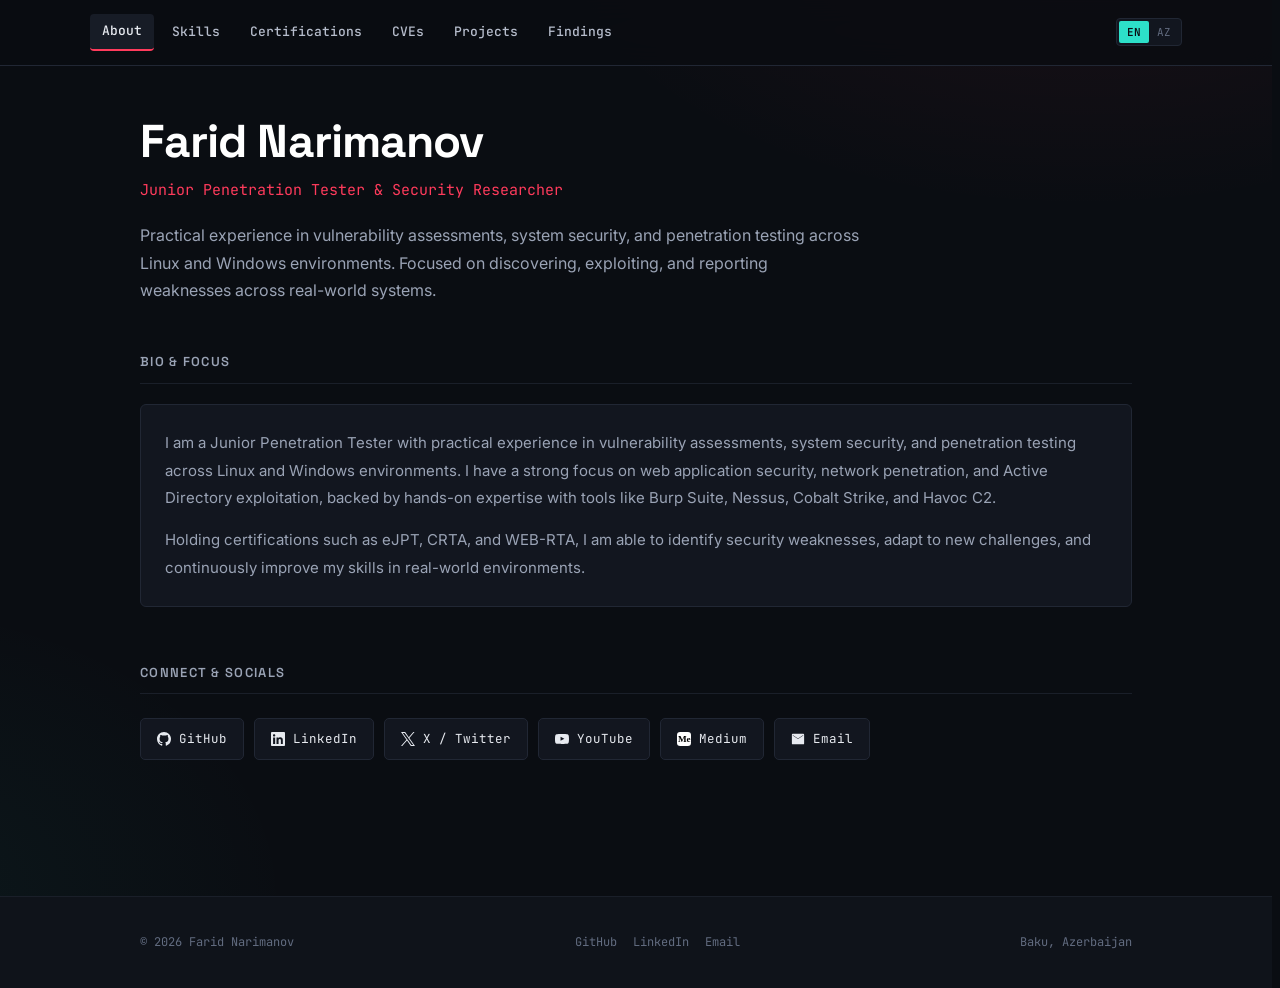
<file: index.html>
<!DOCTYPE html>
<html lang="en">
<head>
<meta charset="UTF-8">
<meta name="viewport" content="width=device-width, initial-scale=1.0">
<title>About - Farid Narimanov</title>
<link rel="stylesheet" href="/style.css">
<meta name="description" content="Farid Narimanov — Junior Penetration Tester & Security Researcher. Practical experience in vulnerability assessments, web application security, network penetration testing, and Active Directory exploitation.">

<link rel="icon" type="image/svg+xml" href="/favicon.svg">
<link rel="icon" type="image/png" sizes="32x32" href="/favicon-32.png">
<link rel="icon" type="image/png" sizes="16x16" href="/favicon-16.png">
<link rel="apple-touch-icon" href="/apple-touch-icon.png">

<link rel="canonical" href="https://faridnarimanov.com/">

<meta property="og:type" content="website">
<meta property="og:site_name" content="Farid Narimanov">
<meta property="og:title" content="About - Farid Narimanov">
<meta property="og:description" content="Farid Narimanov — Junior Penetration Tester & Security Researcher. Practical experience in vulnerability assessments, web application security, network penetration testing, and Active Directory exploitation.">
<meta property="og:url" content="https://faridnarimanov.com/">
<meta property="og:image" content="https://faridnarimanov.com/og-image.png">
<meta property="og:image:width" content="1200">
<meta property="og:image:height" content="630">

<meta name="twitter:card" content="summary_large_image">
<meta name="twitter:title" content="About - Farid Narimanov">
<meta name="twitter:description" content="Farid Narimanov — Junior Penetration Tester & Security Researcher. Practical experience in vulnerability assessments, web application security, network penetration testing, and Active Directory exploitation.">
<meta name="twitter:image" content="https://faridnarimanov.com/og-image.png">
<meta name="twitter:site" content="@FaridNarimanov">

<script type="application/ld+json">
{
  "@context": "https://schema.org",
  "@type": "Person",
  "name": "Farid Narimanov",
  "url": "https://faridnarimanov.com/",
  "image": "https://faridnarimanov.com/og-image.png",
  "jobTitle": "Junior Penetration Tester & Security Researcher",
  "description": "Junior Penetration Tester & Security Researcher with practical experience in vulnerability assessments, web application security, network penetration testing, and Active Directory exploitation.",
  "sameAs": [
    "https://github.com/FaridNarimanov",
    "https://www.linkedin.com/in/faridnarimanov/",
    "https://x.com/FaridNarimanov",
    "https://faridnarimanov.medium.com"
  ]
}
</script>
</head>
<body>
<canvas id="matrix-bg" aria-hidden="true"></canvas>

<header class="topbar">
  <div class="topbar-inner">
    <button class="nav-toggle" aria-label="Menyu">☰ MENU</button>
    <nav class="nav-links">
      <a href="/" class="active"><span class="lang-en">About</span><span class="lang-az">Haqqımda</span></a>
      <a href="/skills/"><span class="lang-en">Skills</span><span class="lang-az">Bacarıqlar</span></a>
      <a href="/certifications/"><span class="lang-en">Certifications</span><span class="lang-az">Sertifikatlar</span></a>
      <a href="/cves/"><span class="label">CVE<span class="lang-az">-lər</span><span class="lang-en">s</span></span></a>
      <a href="/projects/"><span class="lang-en">Projects</span><span class="lang-az">Layihələr</span></a>
      <a href="/findings/"><span class="lang-en">Findings</span><span class="lang-az">Aşkarlamalar</span></a>
    </nav>
    <div class="lang-toggle">
      <button type="button" data-set-lang="en">EN</button>
      <button type="button" data-set-lang="az">AZ</button>
    </div>
  </div>
</header>

<main class="content-wrap">
  <section class="hero">
    <h1 class="hero-title">Farid Narimanov</h1>
    <p class="hero-role">Junior Penetration Tester & Security Researcher</p>
    <p class="hero-lede lang-en">Practical experience in vulnerability assessments, system security, and penetration testing across Linux and Windows environments. Focused on discovering, exploiting, and reporting weaknesses across real-world systems.</p>
    <p class="hero-lede lang-az">Şəbəkə, sistem və veb tətbiq təhlükəsizliyi üzrə praktiki təcrübəyə malik Junior Penetration Tester. Linux və Windows mühitlərində zəifliklərin aşkarlanması, istismarı və peşəkar hesabatlandırılması ilə məşğulam.</p>
  </section>

  <section class="block">
    <h2><span class="lang-en">Bio & Focus</span><span class="lang-az">Haqqımda və Fokus Sahələrim</span></h2>
    <div class="card">
      <p class="lang-en" style="color:var(--text-2); font-size:15px; line-height:1.85;">
        I am a Junior Penetration Tester with practical experience in vulnerability assessments, system security, and penetration testing across Linux and Windows environments. I have a strong focus on web application security, network penetration, and Active Directory exploitation, backed by hands-on expertise with tools like Burp Suite, Nessus, Cobalt Strike, and Havoc C2.
      </p>
      <p class="lang-en" style="color:var(--text-2); font-size:15px; line-height:1.85; margin-top:14px;">
        Holding certifications such as eJPT, CRTA, and WEB-RTA, I am able to identify security weaknesses, adapt to new challenges, and continuously improve my skills in real-world environments.
      </p>
      <p class="lang-az" style="color:var(--text-2); font-size:15px; line-height:1.85;">
        Şəbəkə, sistem və tətbiq təhlükəsizliyi sahəsində praktiki təcrübəyə malik Junior Penetration Tester-əm. Linux və Windows mühitlərində zəifliklərin qiymətləndirilməsi, sistem təhlükəsizliyi və penetration testing üzrə iş təcrübəm var. Xüsusi olaraq veb tətbiq təhlükəsizliyi, şəbəkə hücumları və Active Directory istismarına fokuslanmışam — bu sahələrdə Burp Suite, Nessus, Cobalt Strike və Havoc C2 kimi alətlərlə praktiki iş bacarığım var.
      </p>
      <p class="lang-az" style="color:var(--text-2); font-size:15px; line-height:1.85; margin-top:14px;">
        eJPT, CRTA və WEB-RTA sertifikatlarına sahib olaraq, təhlükəsizlik boşluqlarını aşkarlamaq, yeni çağırışlara uyğunlaşmaq və real mühitlərdə bacarıqlarımı davamlı inkişaf etdirmək qabiliyyətinə malikəm.
      </p>
    </div>
  </section>

  <section class="block">
    <h2><span class="lang-en">Connect & Socials</span><span class="lang-az">Əlaqə Şəbəkələri</span></h2>
    <div class="social-row">
      <a class="social-btn" href="https://github.com/FaridNarimanov" target="_blank" rel="noopener">
        <svg viewBox="0 0 16 16" fill="currentColor"><path d="M8 0C3.58 0 0 3.58 0 8c0 3.54 2.29 6.53 5.47 7.59.4.07.55-.17.55-.38 0-.19-.01-.82-.01-1.49-2.01.37-2.53-.49-2.69-.94-.09-.23-.48-.94-.82-1.13-.28-.15-.68-.52-.01-.53.63-.01 1.08.58 1.23.82.72 1.21 1.87.87 2.33.66.07-.52.28-.87.51-1.07-1.78-.2-3.64-.89-3.64-3.95 0-.87.31-1.59.82-2.15-.08-.2-.36-1.02.08-2.12 0 0 .67-.21 2.2.82.64-.18 1.32-.27 2-.27.68 0 1.36.09 2 .27 1.53-1.04 2.2-.82 2.2-.82.44 1.1.16 1.92.08 2.12.51.56.82 1.27.82 2.15 0 3.07-1.87 3.75-3.65 3.95.29.25.54.73.54 1.48 0 1.07-.01 1.93-.01 2.2 0 .21.15.46.55.38A8.01 8.01 0 0016 8c0-4.42-3.58-8-8-8z"/></svg>
        GitHub
      </a>
      <a class="social-btn" href="https://www.linkedin.com/in/faridnarimanov/" target="_blank" rel="noopener">
        <svg viewBox="0 0 16 16" fill="currentColor"><path d="M14.82 0H1.18C.53 0 0 .53 0 1.18v13.64C0 15.47.53 16 1.18 16h13.64c.65 0 1.18-.53 1.18-1.18V1.18C16 .53 15.47 0 14.82 0zM4.75 13.65H2.4V6.15h2.35v7.5zM3.57 5.15h-.02c-.79 0-1.3-.54-1.3-1.22 0-.69.53-1.22 1.34-1.22.8 0 1.3.53 1.31 1.22 0 .68-.51 1.22-1.33 1.22zm10.08 8.5h-2.35V9.63c0-1.02-.36-1.71-1.27-1.71-.69 0-1.11.47-1.29.92-.07.16-.08.39-.08.62v4.19H6.31s.03-6.79 0-7.5h2.35v1.06c.31-.48.87-1.17 2.12-1.17 1.55 0 2.72 1.01 2.72 3.19v4.42z"/></svg>
        LinkedIn
      </a>
      <a class="social-btn" href="https://x.com/FaridNarimanov" target="_blank" rel="noopener">
        <svg viewBox="0 0 16 16" fill="currentColor"><path d="M9.53 6.78 15.48 0h-1.41l-5.17 5.88L4.78 0H0l6.24 8.9L0 16h1.41l5.46-6.2L11.22 16H16L9.53 6.78zM7.6 8.98l-.63-.89L1.94 1.04h2.17l4.05 5.67.63.89 5.27 7.37h-2.17L7.6 8.98z"/></svg>
        X / Twitter
      </a>
      <a class="social-btn" href="https://www.youtube.com/@sudoers_az" target="_blank" rel="noopener">
        <svg viewBox="0 0 16 16" fill="currentColor"><path d="M15.8 4.83s-.16-1.11-.63-1.6c-.6-.63-1.28-.63-1.59-.67C11.34 2.4 8 2.4 8 2.4h-.01s-3.34 0-5.58.16c-.31.04-.99.04-1.59.67-.47.49-.63 1.6-.63 1.6S0 6.14 0 7.44v1.22c0 1.3.18 2.6.18 2.6s.16 1.11.63 1.6c.6.63 1.39.61 1.74.68 1.26.12 5.36.16 5.45.16s3.34 0 5.58-.17c.31-.04.99-.04 1.59-.67.47-.49.63-1.6.63-1.6s.18-1.3.18-2.6V7.44c0-1.3-.18-2.61-.18-2.61zM6.35 10.1V5.4l4.42 2.36-4.42 2.34z"/></svg>
        YouTube
      </a>
      <a class="social-btn" href="https://faridnarimanov.medium.com" target="_blank" rel="noopener">
        <svg viewBox="0 0 16 16"><rect width="16" height="16" rx="3.5" fill="#ffffff"/><text x="1" y="11.6" font-family="Georgia, 'Times New Roman', serif" font-size="10.5" font-weight="700" fill="#000000">Me</text></svg>
        Medium
      </a>
      <a class="social-btn" href="mailto:faridnarimanof@gmail.com">
        <svg viewBox="0 0 16 16" fill="currentColor"><path d="M14 2H2a1 1 0 00-1 1v10a1 1 0 001 1h12a1 1 0 001-1V3a1 1 0 00-1-1zM2 3.5l6 4 6-4V4l-6 4-6-4V3.5z"/></svg>
        Email
      </a>
    </div>
  </section>
</main>

<footer class="main-footer">
  <div class="footer-inner">
    <span>© 2026 Farid Narimanov</span>
    <div class="footer-links">
      <a href="https://github.com/FaridNarimanov" target="_blank" rel="noopener">GitHub</a>
      <a href="https://www.linkedin.com/in/faridnarimanov/" target="_blank" rel="noopener">LinkedIn</a>
      <a href="mailto:faridnarimanof@gmail.com">Email</a>
    </div>
    <span class="lang-en">Baku, Azerbaijan</span><span class="lang-az">Bakı, Azərbaycan</span>
  </div>
</footer>

<script src="/script.js"></script>
</body>
</html>
</file>
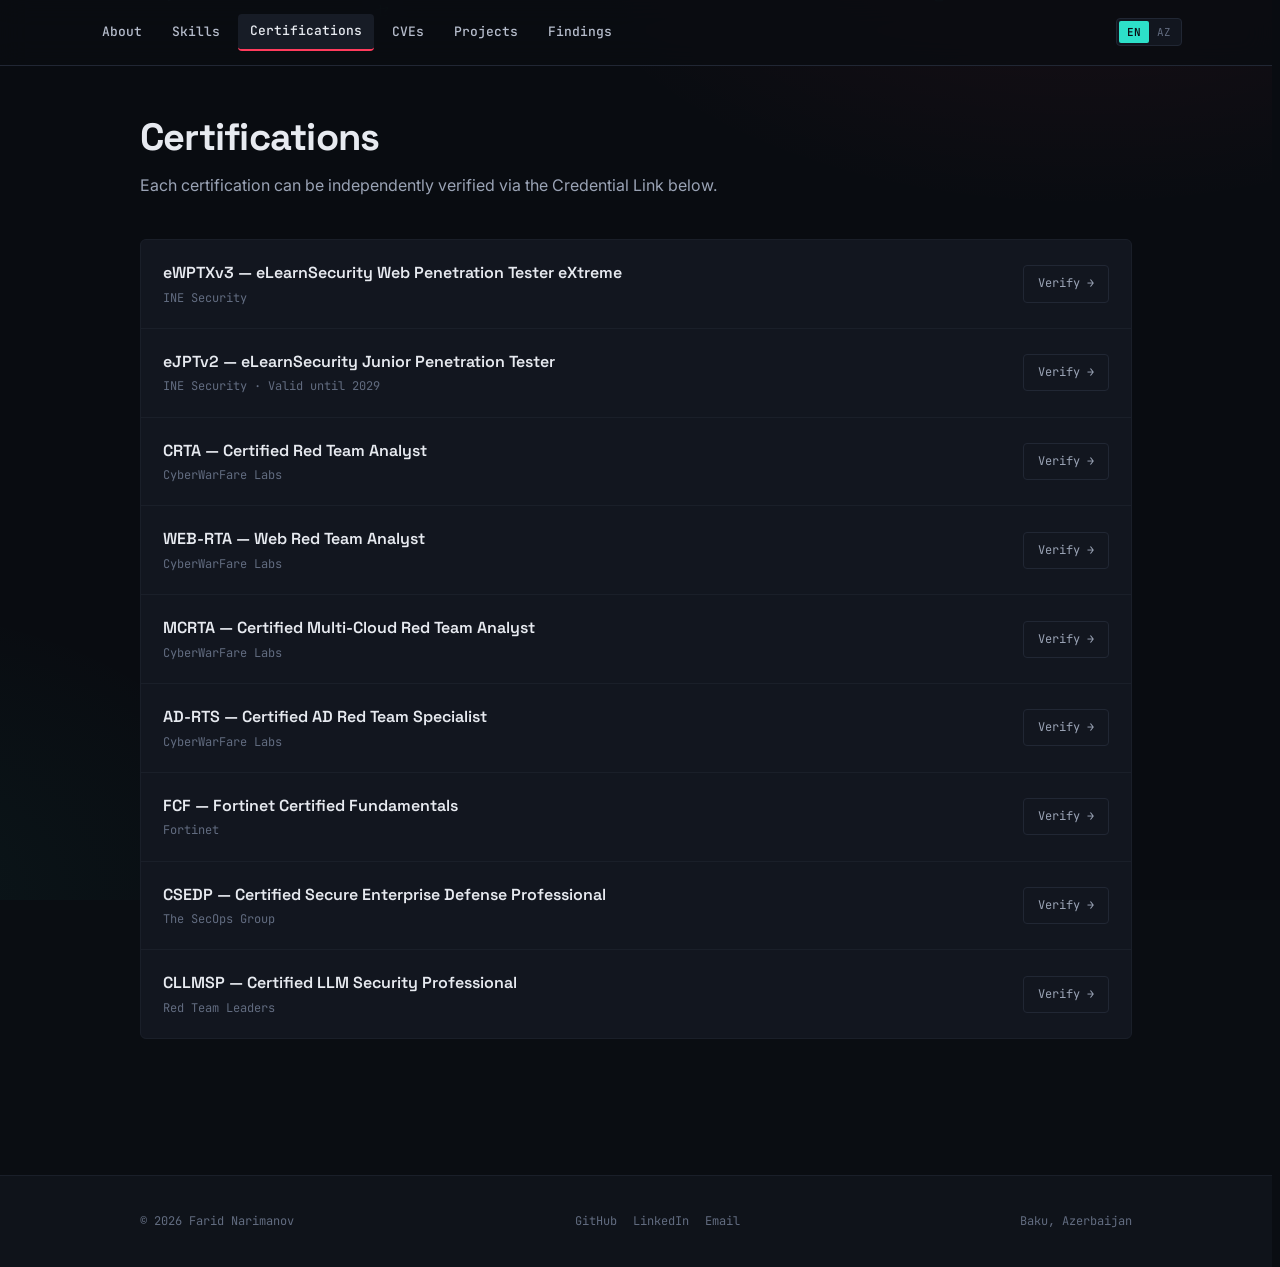
<file: certifications/index.html>
<!DOCTYPE html>
<html lang="en">
<head>
<meta charset="UTF-8">
<meta name="viewport" content="width=device-width, initial-scale=1.0">
<title>Certifications - Farid Narimanov</title>
<link rel="stylesheet" href="/style.css">
<meta name="description" content="Verified security certifications held by Farid Narimanov, including eWPTXv3, eJPT, CRTA, MCRTA, WEB-RTA, AD-RTS, FCF, CSEDP, and CLLMSP.">

<link rel="icon" type="image/svg+xml" href="/favicon.svg">
<link rel="icon" type="image/png" sizes="32x32" href="/favicon-32.png">
<link rel="icon" type="image/png" sizes="16x16" href="/favicon-16.png">
<link rel="apple-touch-icon" href="/apple-touch-icon.png">

<link rel="canonical" href="https://faridnarimanov.com/certifications/">

<meta property="og:type" content="website">
<meta property="og:site_name" content="Farid Narimanov">
<meta property="og:title" content="Certifications - Farid Narimanov">
<meta property="og:description" content="Verified security certifications held by Farid Narimanov, including eWPTXv3, eJPT, CRTA, MCRTA, WEB-RTA, AD-RTS, FCF, CSEDP, and CLLMSP.">
<meta property="og:url" content="https://faridnarimanov.com/certifications/">
<meta property="og:image" content="https://faridnarimanov.com/og-image.png">
<meta property="og:image:width" content="1200">
<meta property="og:image:height" content="630">

<meta name="twitter:card" content="summary_large_image">
<meta name="twitter:title" content="Certifications - Farid Narimanov">
<meta name="twitter:description" content="Verified security certifications held by Farid Narimanov, including eWPTXv3, eJPT, CRTA, MCRTA, WEB-RTA, AD-RTS, FCF, CSEDP, and CLLMSP.">
<meta name="twitter:image" content="https://faridnarimanov.com/og-image.png">
<meta name="twitter:site" content="@FaridNarimanov">
</head>
<body>
<canvas id="matrix-bg" aria-hidden="true"></canvas>

<header class="topbar">
  <div class="topbar-inner">
    <button class="nav-toggle" aria-label="Menyu">☰ MENU</button>
    <nav class="nav-links">
      <a href="/"><span class="lang-en">About</span><span class="lang-az">Haqqımda</span></a>
      <a href="/skills/"><span class="lang-en">Skills</span><span class="lang-az">Bacarıqlar</span></a>
      <a href="/certifications/" class="active"><span class="lang-en">Certifications</span><span class="lang-az">Sertifikatlar</span></a>
      <a href="/cves/"><span class="label">CVE<span class="lang-az">-lər</span><span class="lang-en">s</span></span></a>
      <a href="/projects/"><span class="lang-en">Projects</span><span class="lang-az">Layihələr</span></a>
      <a href="/findings/"><span class="lang-en">Findings</span><span class="lang-az">Aşkarlamalar</span></a>
    </nav>
    <div class="lang-toggle">
      <button type="button" data-set-lang="en">EN</button>
      <button type="button" data-set-lang="az">AZ</button>
    </div>
  </div>
</header>

<main class="content-wrap">
  <h1 class="page-title"><span class="lang-en">Certifications</span><span class="lang-az">Sertifikatlar</span></h1>
  <p class="page-lede lang-en">Each certification can be independently verified via the Credential Link below.</p>
  <p class="page-lede lang-az">Hər bir sertifikatın rəsmi etibarlılığını aşağıdakı "Yoxla" linki vasitəsilə təsdiqləyə bilərsiniz.</p>

  <section class="block">
    <div class="cert-list">

      <div class="cert-row">
        <div class="cert-main">
          <div class="cert-info">
            <h3>eWPTXv3 — eLearnSecurity Web Penetration Tester eXtreme</h3>
            <p>INE Security</p>
          </div>
        </div>
        <a class="cert-verify" href="https://certs.ine.com/1d1abef8-691b-48e5-b9bc-90b7aca69066" target="_blank" rel="noopener"><span class="lang-en">Verify →</span><span class="lang-az">Yoxla →</span></a>
      </div>

      <div class="cert-row">
        <div class="cert-main">
          <div class="cert-info">
            <h3>eJPTv2 — eLearnSecurity Junior Penetration Tester</h3>
            <p>INE Security · Valid until 2029</p>
          </div>
        </div>
        <a class="cert-verify" href="https://certs.ine.com/dd34ef1f-9b02-438f-8cd6-2badfc105655#acc.N7Pb18Q9" target="_blank" rel="noopener"><span class="lang-en">Verify →</span><span class="lang-az">Yoxla →</span></a>
      </div>

      <div class="cert-row">
        <div class="cert-main">
          <div class="cert-info">
            <h3>CRTA — Certified Red Team Analyst</h3>
            <p>CyberWarFare Labs</p>
          </div>
        </div>
        <a class="cert-verify" href="https://labs.cyberwarfare.live/credential/achievement/69d77779e0ce686baefcf193" target="_blank" rel="noopener"><span class="lang-en">Verify →</span><span class="lang-az">Yoxla →</span></a>
      </div>

      <div class="cert-row">
        <div class="cert-main">
          <div class="cert-info">
            <h3>WEB-RTA — Web Red Team Analyst</h3>
            <p>CyberWarFare Labs</p>
          </div>
        </div>
        <a class="cert-verify" href="https://labs.cyberwarfare.live/credential/achievement/69d972f9f365a73698217241" target="_blank" rel="noopener"><span class="lang-en">Verify →</span><span class="lang-az">Yoxla →</span></a>
      </div>

      <div class="cert-row">
        <div class="cert-main">
          <div class="cert-info">
            <h3>MCRTA — Certified Multi-Cloud Red Team Analyst</h3>
            <p>CyberWarFare Labs</p>
          </div>
        </div>
        <a class="cert-verify" href="https://labs.cyberwarfare.live/credential/achievement/6a5539f48aed14e94c8577f3" target="_blank" rel="noopener"><span class="lang-en">Verify →</span><span class="lang-az">Yoxla →</span></a>
      </div>

      <div class="cert-row">
        <div class="cert-main">
          <div class="cert-info">
            <h3>AD-RTS — Certified AD Red Team Specialist</h3>
            <p>CyberWarFare Labs</p>
          </div>
        </div>
        <a class="cert-verify" href="https://labs.cyberwarfare.live/credential/achievement/6a7084a38aed14e94c96fea7" target="_blank" rel="noopener"><span class="lang-en">Verify →</span><span class="lang-az">Yoxla →</span></a>
      </div>

      <div class="cert-row">
        <div class="cert-main">
          <div class="cert-info">
            <h3>FCF — Fortinet Certified Fundamentals</h3>
            <p>Fortinet</p>
          </div>
        </div>
        <a class="cert-verify" href="https://www.credly.com/badges/b00b792a-6c85-4757-a2c3-2b289337a92a" target="_blank" rel="noopener"><span class="lang-en">Verify →</span><span class="lang-az">Yoxla →</span></a>
      </div>

      <div class="cert-row">
        <div class="cert-main">
          <div class="cert-info">
            <h3>CSEDP — Certified Secure Enterprise Defense Professional</h3>
            <p>The SecOps Group</p>
          </div>
        </div>
        <a class="cert-verify" href="https://candidate.speedexam.net/certificate.aspx?SSTATE=am4131EniU8ntjp4bO5mXQdTXIY/b9AbxSzxhqKoEGbOZeTBffXVd8jXRHDxpTrnEhaVq1MUCr4pg1NwRn97I1KGtQk20X0rOyOsNlcrWhA=" target="_blank" rel="noopener"><span class="lang-en">Verify →</span><span class="lang-az">Yoxla →</span></a>
      </div>

      <div class="cert-row">
        <div class="cert-main">
          <div class="cert-info">
            <h3>CLLMSP — Certified LLM Security Professional</h3>
            <p>Red Team Leaders</p>
          </div>
        </div>
        <a class="cert-verify" href="https://courses.redteamleaders.com/exam-completion/47e0f23679879a65" target="_blank" rel="noopener"><span class="lang-en">Verify →</span><span class="lang-az">Yoxla →</span></a>
      </div>

    </div>
  </section>
</main>

<footer class="main-footer">
  <div class="footer-inner">
    <span>© 2026 Farid Narimanov</span>
    <div class="footer-links">
      <a href="https://github.com/FaridNarimanov" target="_blank" rel="noopener">GitHub</a>
      <a href="https://www.linkedin.com/in/faridnarimanov/" target="_blank" rel="noopener">LinkedIn</a>
      <a href="mailto:faridnarimanof@gmail.com">Email</a>
    </div>
    <span class="lang-en">Baku, Azerbaijan</span><span class="lang-az">Bakı, Azərbaycan</span>
  </div>
</footer>

<script src="/script.js"></script>
</body>
</html>
</file>
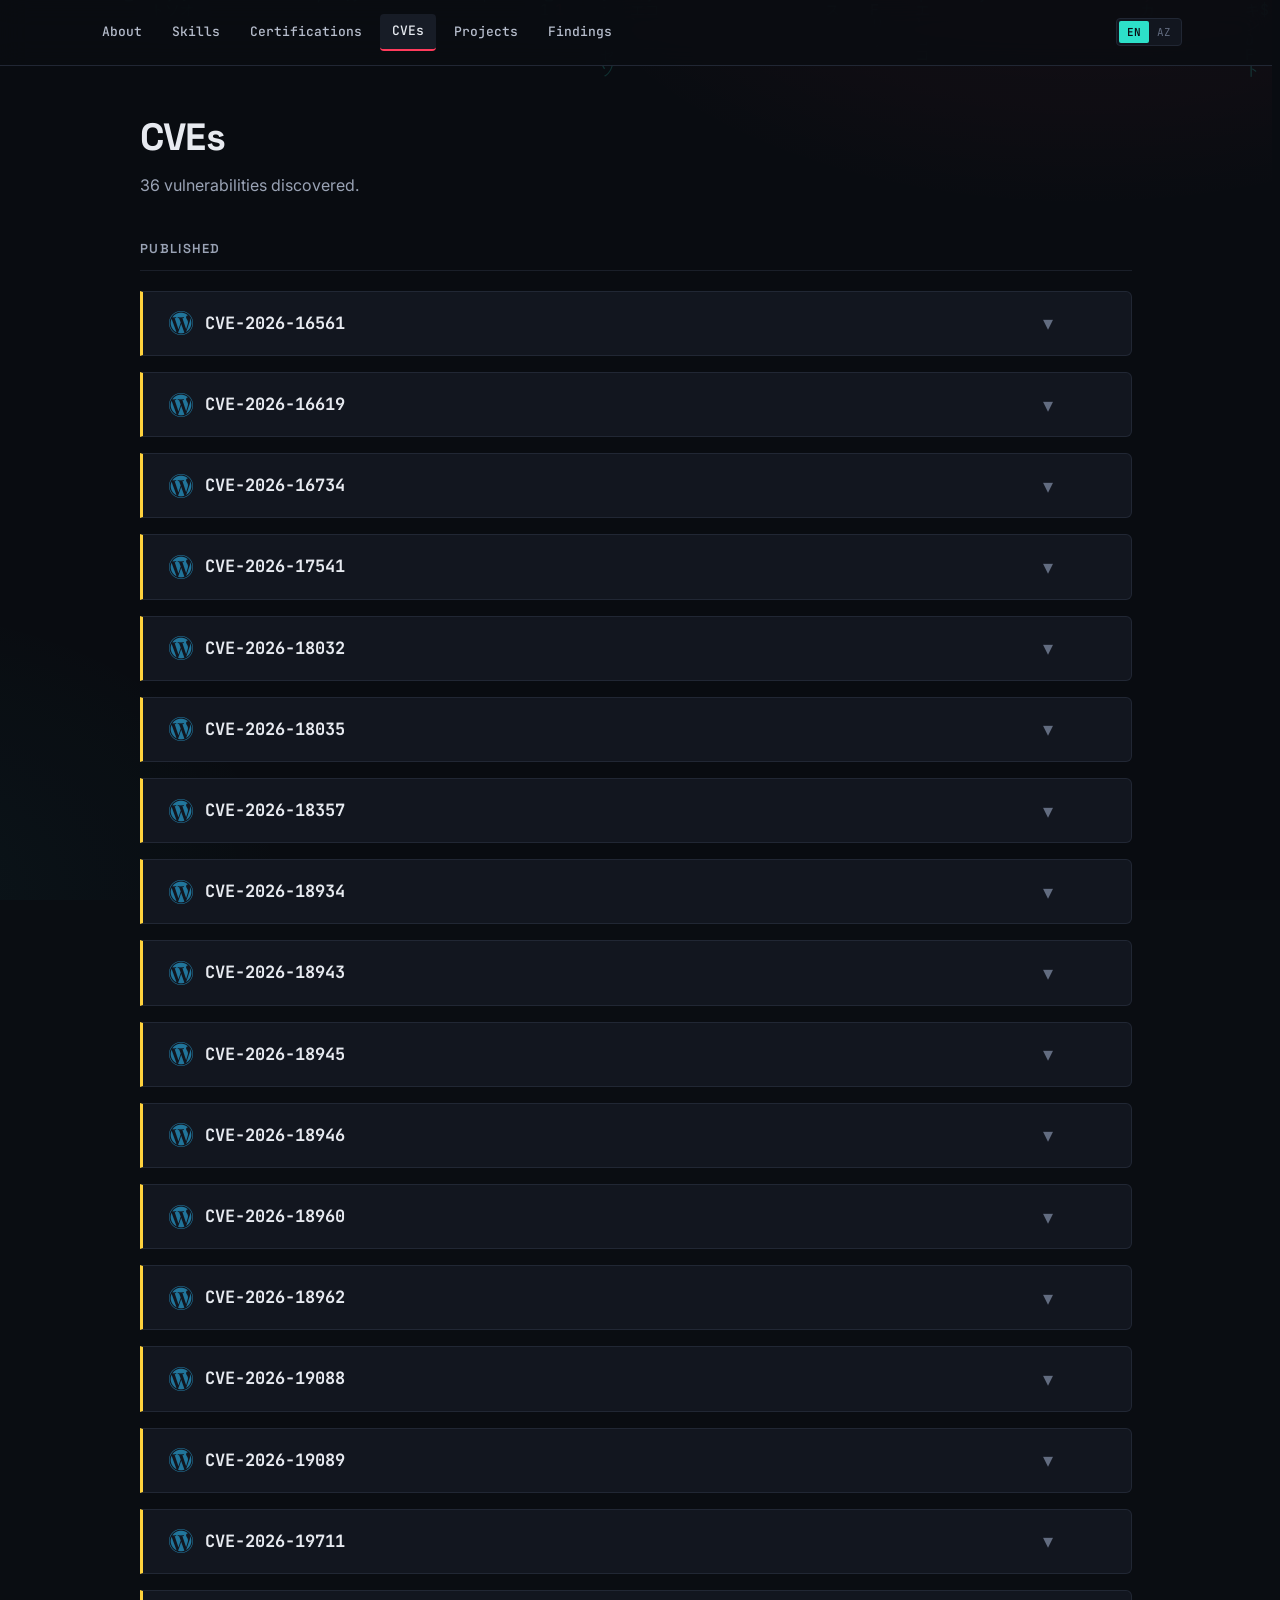
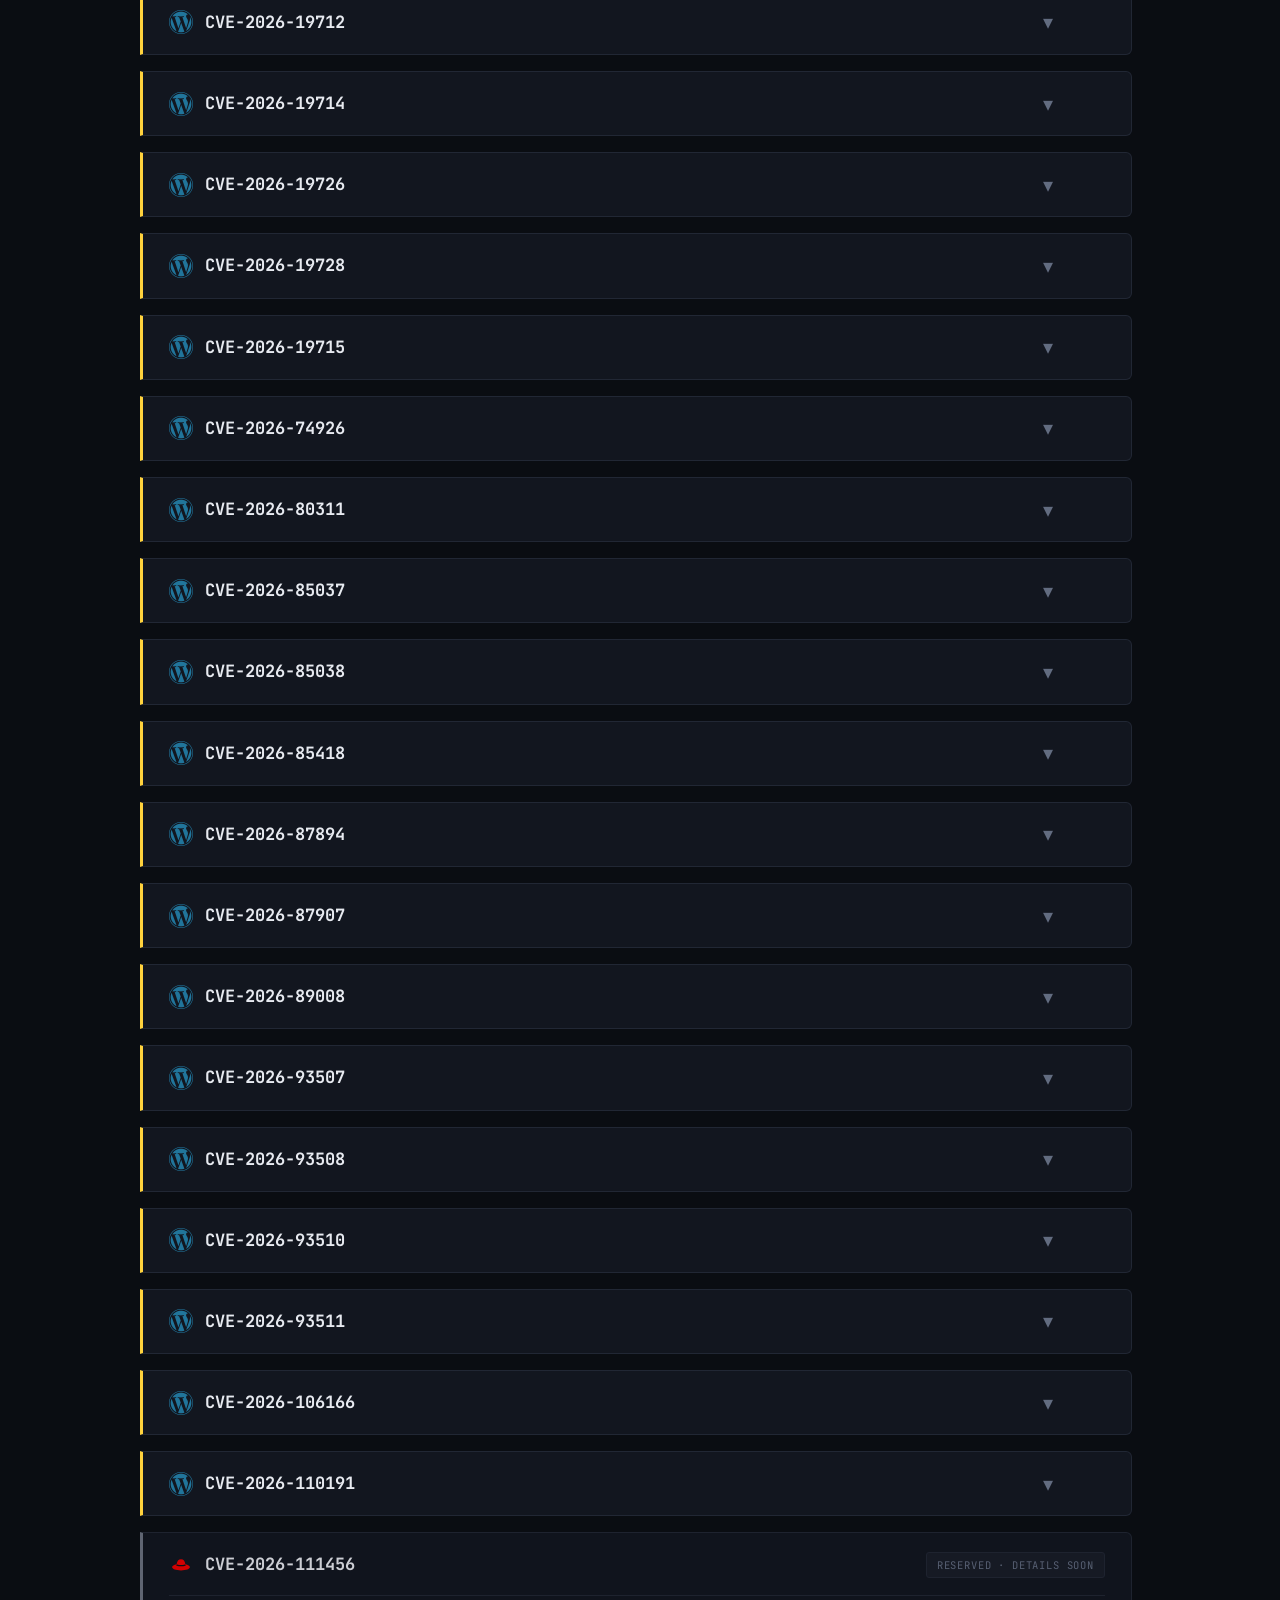
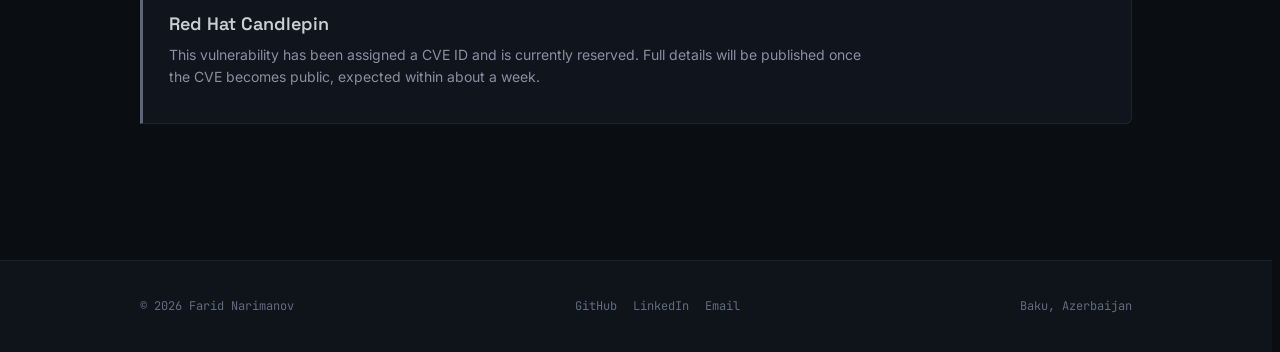
<file: cves/index.html>
<!DOCTYPE html>
<html lang="en">
<head>
<meta charset="UTF-8">
<meta name="viewport" content="width=device-width, initial-scale=1.0">
<title>CVEs - Farid Narimanov</title>
<link rel="stylesheet" href="/style.css">
<meta name="description" content="Publicly disclosed CVEs and registered vulnerability IDs discovered by Farid Narimanov.">

<link rel="icon" type="image/svg+xml" href="/favicon.svg">
<link rel="icon" type="image/png" sizes="32x32" href="/favicon-32.png">
<link rel="icon" type="image/png" sizes="16x16" href="/favicon-16.png">
<link rel="apple-touch-icon" href="/apple-touch-icon.png">

<link rel="canonical" href="https://faridnarimanov.com/cves/">

<meta property="og:type" content="website">
<meta property="og:site_name" content="Farid Narimanov">
<meta property="og:title" content="CVEs - Farid Narimanov">
<meta property="og:description" content="Publicly disclosed CVEs and registered vulnerability IDs discovered by Farid Narimanov.">
<meta property="og:url" content="https://faridnarimanov.com/cves/">
<meta property="og:image" content="https://faridnarimanov.com/og-image.png">
<meta property="og:image:width" content="1200">
<meta property="og:image:height" content="630">

<meta name="twitter:card" content="summary_large_image">
<meta name="twitter:title" content="CVEs - Farid Narimanov">
<meta name="twitter:description" content="Publicly disclosed CVEs and registered vulnerability IDs discovered by Farid Narimanov.">
<meta name="twitter:image" content="https://faridnarimanov.com/og-image.png">
<meta name="twitter:site" content="@FaridNarimanov">
</head>
<body>
<canvas id="matrix-bg" aria-hidden="true"></canvas>

<header class="topbar">
  <div class="topbar-inner">
    <button class="nav-toggle" aria-label="Menyu">☰ MENU</button>
    <nav class="nav-links">
      <a href="/"><span class="lang-en">About</span><span class="lang-az">Haqqımda</span></a>
      <a href="/skills/"><span class="lang-en">Skills</span><span class="lang-az">Bacarıqlar</span></a>
      <a href="/certifications/"><span class="lang-en">Certifications</span><span class="lang-az">Sertifikatlar</span></a>
      <a href="/cves/" class="active"><span class="label">CVE<span class="lang-az">-lər</span><span class="lang-en">s</span></span></a>
      <a href="/projects/"><span class="lang-en">Projects</span><span class="lang-az">Layihələr</span></a>
      <a href="/findings/"><span class="lang-en">Findings</span><span class="lang-az">Aşkarlamalar</span></a>
    </nav>
    <div class="lang-toggle">
      <button type="button" data-set-lang="en">EN</button>
      <button type="button" data-set-lang="az">AZ</button>
    </div>
  </div>
</header>

<main class="content-wrap">
  <h1 class="page-title">CVE<span class="lang-en">s</span><span class="lang-az">-lər</span></h1>
  <p class="page-lede lang-en">36 vulnerabilities discovered.</p>
  <p class="page-lede lang-az">36 zəiflik tapılıb.</p>

  <section class="block">
    <h2><span class="lang-en">Published</span><span class="lang-az">Açıqlanmış Zəifliklər</span></h2>

    <div class="cve-card collapsible">
      <div class="cve-top" role="button" tabindex="0" aria-expanded="false">
        <span class="cve-top-left">
          <span class="cve-platform wp" title="WordPress" aria-label="WordPress"><img src="/icons/wordpress.png" width="24" height="24" alt="" loading="lazy"></span><span class="cve-id">CVE-2026-16561</span>
        </span>
        <span class="cve-top-right">
          <span class="cve-chevron" aria-hidden="true">▾</span>
        </span>
      </div>
      <div class="cve-body">
        <div class="cve-title">Sunshine Photo Cart &lt; 3.6.12 — Unauthenticated Private Gallery Comment Disclosure</div>
        <p class="cve-desc lang-en">The plugin does not perform access control checks in one of its AJAX actions, allowing unauthenticated users to retrieve the comments of images belonging to private, password-protected, or otherwise access-restricted galleries.</p>
        <p class="cve-desc lang-az">Plugin AJAX action-larından birində giriş nəzarəti (access control) yoxlanışı aparmır. Bu zəiflik autentifikasiyadan keçməmiş istifadəçilərə şifrə ilə qorunan və məhdudlaşdırılmış qalereyalara aid şəkil şərhlərini oxumağa imkan verir.</p>

        <div class="cve-meta">
          <div>
            <span class="k">CVSS 3.1</span>
            <span class="v">5.3 · <span class="lang-en">Medium</span><span class="lang-az">Orta</span></span>
            <div class="cvss-bar"><div class="cvss-fill" style="width:53%; background:var(--sev-medium);"></div></div>
          </div>
          <div>
            <span class="k">CWE</span>
            <span class="v"><span class="lang-en">CWE-862 · Broken Access Control</span><span class="lang-az">CWE-862 · Pozulmuş Giriş Nəzarəti</span></span>
          </div>
          <div>
            <span class="k"><span class="lang-en">Affected</span><span class="lang-az">Təsirlənən</span></span>
            <span class="v">Sunshine Photo Cart &lt; 3.6.12</span>
          </div>
          <div>
            <span class="k"><span class="lang-en">Fixed in</span><span class="lang-az">Düzəldildi</span></span>
            <span class="v">3.6.12</span>
          </div>
          <div>
            <span class="k"><span class="lang-en">Published</span><span class="lang-az">Tarix</span></span>
            <span class="v">2026-07-27</span>
          </div>
        </div>

        <a class="cve-link" href="https://wpscan.com/vulnerability/25bbf054-3b3f-4d88-899e-03d48055cbcd/" target="_blank" rel="noopener"><span class="lang-en">View Report on WPScan →</span><span class="lang-az">WPScan üzərindən hesabatı oxu →</span></a>
      </div>
    </div>

    <div class="cve-card collapsible">
      <div class="cve-top" role="button" tabindex="0" aria-expanded="false">
        <span class="cve-top-left">
          <span class="cve-platform wp" title="WordPress" aria-label="WordPress"><img src="/icons/wordpress.png" width="24" height="24" alt="" loading="lazy"></span><span class="cve-id">CVE-2026-16619</span>
        </span>
        <span class="cve-top-right">
          <span class="cve-chevron" aria-hidden="true">▾</span>
        </span>
      </div>
      <div class="cve-body">
        <div class="cve-title">miniOrange 2FA &lt; 6.2.8 — 2FA Bypass via Unlimited Second-Factor Attempts</div>
        <p class="cve-desc lang-en">The plugin does not correctly limit the number of second-factor verification attempts, tracking them against a client-supplied identifier that is reissued on every login, allowing an attacker who already knows a user's password to guess the one-time code without limit and take over the account.</p>
        <p class="cve-desc lang-az">Plugin ikinci addım (2FA) doğrulama cəhdlərinin sayını düzgün məhdudlaşdırmır — cəhdlər hər girişdə yenidən verilən, müştəri tərəfindən göndərilən identifikatora əsasən izlənilir. Bu, artıq istifadəçinin şifrəsini bilən hücumçuya birdəfəlik kodu limitsiz təxmin edərək hesabı ələ keçirməyə imkan verir.</p>

        <div class="cve-meta">
          <div>
            <span class="k">CVSS 3.1</span>
            <span class="v">7.5 · <span class="lang-en">High</span><span class="lang-az">Yüksək</span></span>
            <div class="cvss-bar"><div class="cvss-fill" style="width:75%; background:var(--sev-high);"></div></div>
          </div>
          <div>
            <span class="k">CWE</span>
            <span class="v"><span class="lang-en">CWE-307 · Improper Restriction of Excessive Authentication Attempts</span><span class="lang-az">CWE-307 · Autentifikasiya Cəhdlərinin Düzgün Məhdudlaşdırılmaması</span></span>
          </div>
          <div>
            <span class="k"><span class="lang-en">Affected</span><span class="lang-az">Təsirlənən</span></span>
            <span class="v">miniOrange 2FA &lt; 6.2.8</span>
          </div>
          <div>
            <span class="k"><span class="lang-en">Fixed in</span><span class="lang-az">Düzəldildi</span></span>
            <span class="v">6.2.8</span>
          </div>
          <div>
            <span class="k"><span class="lang-en">Published</span><span class="lang-az">Tarix</span></span>
            <span class="v">2026-07-30</span>
          </div>
        </div>

        <a class="cve-link" href="https://wpscan.com/vulnerability/54fc1229-3e68-4d21-baec-59a44cf12a65/" target="_blank" rel="noopener"><span class="lang-en">View Report on WPScan →</span><span class="lang-az">WPScan üzərindən hesabatı oxu →</span></a>
      </div>
    </div>

    <div class="cve-card collapsible">
      <div class="cve-top" role="button" tabindex="0" aria-expanded="false">
        <span class="cve-top-left">
          <span class="cve-platform wp" title="WordPress" aria-label="WordPress"><img src="/icons/wordpress.png" width="24" height="24" alt="" loading="lazy"></span><span class="cve-id">CVE-2026-16734</span>
        </span>
        <span class="cve-top-right">
          <span class="cve-chevron" aria-hidden="true">▾</span>
        </span>
      </div>
      <div class="cve-body">
        <div class="cve-title">Stripe Payment Forms by WP Full Pay &lt; 8.5.2 — Unauthenticated Payment Intent Amount Manipulation</div>
        <p class="cve-desc lang-en">The plugin does not verify that the caller owns the Stripe payment intent referenced by two unauthenticated payment-form AJAX actions, allowing an unauthenticated visitor to change the amount of a payment intent that the plugin then updates server-side through the Stripe API using the store's secret key. An ownership check added in 8.5.0 was applied to only one handler, leaving the pricing-recalculation and payment-intent-update actions unprotected.</p>
        <p class="cve-desc lang-az">Plugin, autentifikasiya olunmamış iki ödəniş forması AJAX action-unda istinad edilən Stripe payment intent-inin çağırana aid olduğunu yoxlamır. Bu, autentifikasiyasız ziyarətçiyə ödəniş məbləğini dəyişməyə imkan verir — plugin bunu mağazanın gizli Stripe açarı ilə server tərəfində tətbiq edir. 8.5.0 versiyasında əlavə olunan sahiblik yoxlaması yalnız bir handler-ə tətbiq edilib, qiymət-yenidənhesablama və payment-intent-update əməliyyatları qorunmaz qalıb.</p>

        <div class="cve-meta">
          <div>
            <span class="k">CVSS 3.1</span>
            <span class="v">5.3 · <span class="lang-en">Medium</span><span class="lang-az">Orta</span></span>
            <div class="cvss-bar"><div class="cvss-fill" style="width:53%; background:var(--sev-medium);"></div></div>
          </div>
          <div>
            <span class="k">CWE</span>
            <span class="v"><span class="lang-en">CWE-862 · Broken Access Control</span><span class="lang-az">CWE-862 · Pozulmuş Giriş Nəzarəti</span></span>
          </div>
          <div>
            <span class="k"><span class="lang-en">Affected</span><span class="lang-az">Təsirlənən</span></span>
            <span class="v">WP Full Pay &lt; 8.5.2</span>
          </div>
          <div>
            <span class="k"><span class="lang-en">Fixed in</span><span class="lang-az">Düzəldildi</span></span>
            <span class="v">8.5.2</span>
          </div>
          <div>
            <span class="k"><span class="lang-en">Published</span><span class="lang-az">Tarix</span></span>
            <span class="v">2026-07-30</span>
          </div>
        </div>

        <a class="cve-link" href="https://wpscan.com/vulnerability/5fcb5b11-3ebd-4821-aa6f-c6be70bac395/" target="_blank" rel="noopener"><span class="lang-en">View Report on WPScan →</span><span class="lang-az">WPScan üzərindən hesabatı oxu →</span></a>
      </div>
    </div>

    <div class="cve-card collapsible">
      <div class="cve-top" role="button" tabindex="0" aria-expanded="false">
        <span class="cve-top-left">
          <span class="cve-platform wp" title="WordPress" aria-label="WordPress"><img src="/icons/wordpress.png" width="24" height="24" alt="" loading="lazy"></span><span class="cve-id">CVE-2026-17541</span>
        </span>
        <span class="cve-top-right">
          <span class="cve-chevron" aria-hidden="true">▾</span>
        </span>
      </div>
      <div class="cve-body">
        <div class="cve-title">Bit File Manager &lt; 6.9.1 — Unauthenticated File Activity Log Disclosure</div>
        <p class="cve-desc lang-en">The plugin does not have authorisation checks on one of its REST API routes, allowing unauthenticated users to read its file activity log, disclosing the file operations performed on the site, the paths involved and the name of the user who performed them.</p>
        <p class="cve-desc lang-az">Plugin öz REST API route-larından birində icazə (authorization) yoxlaması aparmır. Bu, autentifikasiyasız istifadəçilərə fayl fəaliyyət jurnalını oxumağa imkan verir — saytda aparılan fayl əməliyyatları, əlaqəli fayl yolları və əməliyyatı icra edən istifadəçinin adı bununla açıqlanır.</p>

        <div class="cve-meta">
          <div>
            <span class="k">CVSS 3.1</span>
            <span class="v">5.3 · <span class="lang-en">Medium</span><span class="lang-az">Orta</span></span>
            <div class="cvss-bar"><div class="cvss-fill" style="width:53%; background:var(--sev-medium);"></div></div>
          </div>
          <div>
            <span class="k">CWE</span>
            <span class="v"><span class="lang-en">CWE-200 · Exposure of Sensitive Information</span><span class="lang-az">CWE-200 · Həssas Məlumatın Açıqlanması</span></span>
          </div>
          <div>
            <span class="k"><span class="lang-en">Affected</span><span class="lang-az">Təsirlənən</span></span>
            <span class="v">Bit File Manager &lt; 6.9.1</span>
          </div>
          <div>
            <span class="k"><span class="lang-en">Fixed in</span><span class="lang-az">Düzəldildi</span></span>
            <span class="v">6.9.1</span>
          </div>
          <div>
            <span class="k"><span class="lang-en">Published</span><span class="lang-az">Tarix</span></span>
            <span class="v">2026-08-04</span>
          </div>
        </div>

        <a class="cve-link" href="https://wpscan.com/vulnerability/972bf72f-08c4-41ec-b6e9-2d6083d21734/" target="_blank" rel="noopener"><span class="lang-en">View Report on WPScan →</span><span class="lang-az">WPScan üzərindən hesabatı oxu →</span></a>
      </div>
    </div>

    <div class="cve-card collapsible">
      <div class="cve-top" role="button" tabindex="0" aria-expanded="false">
        <span class="cve-top-left">
          <span class="cve-platform wp" title="WordPress" aria-label="WordPress"><img src="/icons/wordpress.png" width="24" height="24" alt="" loading="lazy"></span><span class="cve-id">CVE-2026-18032</span>
        </span>
        <span class="cve-top-right">
          <span class="cve-chevron" aria-hidden="true">▾</span>
        </span>
      </div>
      <div class="cve-body">
        <div class="cve-title">WP Data Access &lt; 5.5.79 — Unauthenticated Sensitive Data Disclosure via Autocomplete Column Authorization Bypass</div>
        <p class="cve-desc lang-en">The plugin does not validate the column names it accepts on one of its unauthenticated AJAX actions, and the nonce guarding that action does not cover them, allowing unauthenticated attackers to read arbitrary columns of the database table the affected front-end form is bound to, including user password hashes where that table is the users table.</p>
        <p class="cve-desc lang-az">Plugin, autentifikasiyasız AJAX action-larından birində qəbul etdiyi sütun adlarını doğrulamır, üstəlik həmin əməliyyatı qoruyan nonce bu sütunları əhatə etmir. Bu, autentifikasiyasız hücumçulara aidiyyəti front-end formasının bağlı olduğu verilənlər bazası cədvəlinin istənilən sütununu — cədvəl users cədvəli olduqda istifadəçi şifrə hash-ləri daxil olmaqla — oxumağa imkan verir.</p>

        <div class="cve-meta">
          <div>
            <span class="k">CVSS 3.1</span>
            <span class="v">7.5 · <span class="lang-en">High</span><span class="lang-az">Yüksək</span></span>
            <div class="cvss-bar"><div class="cvss-fill" style="width:75%; background:var(--sev-high);"></div></div>
          </div>
          <div>
            <span class="k">CWE</span>
            <span class="v"><span class="lang-en">CWE-200 · Exposure of Sensitive Information</span><span class="lang-az">CWE-200 · Həssas Məlumatın Açıqlanması</span></span>
          </div>
          <div>
            <span class="k"><span class="lang-en">Affected</span><span class="lang-az">Təsirlənən</span></span>
            <span class="v">WP Data Access &lt; 5.5.79</span>
          </div>
          <div>
            <span class="k"><span class="lang-en">Fixed in</span><span class="lang-az">Düzəldildi</span></span>
            <span class="v">5.5.79</span>
          </div>
          <div>
            <span class="k"><span class="lang-en">Published</span><span class="lang-az">Tarix</span></span>
            <span class="v">2026-08-03</span>
          </div>
        </div>

        <a class="cve-link" href="https://wpscan.com/vulnerability/1b6c5935-c8e0-4b9b-9ba6-0f16a0e2cdae/" target="_blank" rel="noopener"><span class="lang-en">View Report on WPScan →</span><span class="lang-az">WPScan üzərindən hesabatı oxu →</span></a>
      </div>
    </div>

    <div class="cve-card collapsible">
      <div class="cve-top" role="button" tabindex="0" aria-expanded="false">
        <span class="cve-top-left">
          <span class="cve-platform wp" title="WordPress" aria-label="WordPress"><img src="/icons/wordpress.png" width="24" height="24" alt="" loading="lazy"></span><span class="cve-id">CVE-2026-18035</span>
        </span>
        <span class="cve-top-right">
          <span class="cve-chevron" aria-hidden="true">▾</span>
        </span>
      </div>
      <div class="cve-body">
        <div class="cve-title">User Access Manager &lt; 2.3.15 — Unauthenticated Restricted Content Disclosure via REST API</div>
        <p class="cve-desc lang-en">The plugin does not apply its access restrictions to REST API requests, allowing unauthenticated attackers to read the content of posts, pages and custom post types that have been restricted to specific user groups.</p>
        <p class="cve-desc lang-az">Plugin giriş məhdudiyyətlərini REST API sorğularına tətbiq etmir. Bu, autentifikasiyasız hücumçulara müəyyən istifadəçi qruplarına məhdudlaşdırılmış yazı, səhifə və xüsusi post tiplərinin məzmununu oxumağa imkan verir.</p>

        <div class="cve-meta">
          <div>
            <span class="k">CVSS 3.1</span>
            <span class="v">5.3 · <span class="lang-en">Medium</span><span class="lang-az">Orta</span></span>
            <div class="cvss-bar"><div class="cvss-fill" style="width:53%; background:var(--sev-medium);"></div></div>
          </div>
          <div>
            <span class="k">CWE</span>
            <span class="v"><span class="lang-en">CWE-862 · Broken Access Control</span><span class="lang-az">CWE-862 · Pozulmuş Giriş Nəzarəti</span></span>
          </div>
          <div>
            <span class="k"><span class="lang-en">Affected</span><span class="lang-az">Təsirlənən</span></span>
            <span class="v">User Access Manager &lt; 2.3.15</span>
          </div>
          <div>
            <span class="k"><span class="lang-en">Fixed in</span><span class="lang-az">Düzəldildi</span></span>
            <span class="v">2.3.15</span>
          </div>
          <div>
            <span class="k"><span class="lang-en">Published</span><span class="lang-az">Tarix</span></span>
            <span class="v">2026-08-10</span>
          </div>
        </div>

        <a class="cve-link" href="https://wpscan.com/vulnerability/9c5cae62-4c4c-434b-ae40-4654b257803f/" target="_blank" rel="noopener"><span class="lang-en">View Report on WPScan →</span><span class="lang-az">WPScan üzərindən hesabatı oxu →</span></a>
      </div>
    </div>

    <div class="cve-card collapsible">
      <div class="cve-top" role="button" tabindex="0" aria-expanded="false">
        <span class="cve-top-left">
          <span class="cve-platform wp" title="WordPress" aria-label="WordPress"><img src="/icons/wordpress.png" width="24" height="24" alt="" loading="lazy"></span><span class="cve-id">CVE-2026-18357</span>
        </span>
        <span class="cve-top-right">
          <span class="cve-chevron" aria-hidden="true">▾</span>
        </span>
      </div>
      <div class="cve-body">
        <div class="cve-title">WPC Order Tip for WooCommerce &lt; 3.3.1 — Unauthenticated Order Data Disclosure</div>
        <p class="cve-desc lang-en">The plugin does not perform authorisation or nonce checks in one of its reporting features, allowing unauthenticated attackers to retrieve sensitive order data belonging to any customer of the store, such as billing names, order IDs and statuses, fee amounts and order dates.</p>
        <p class="cve-desc lang-az">Plugin öz hesabat funksiyalarından birində icazə (authorization) və ya nonce yoxlaması aparmır. Bu, autentifikasiyasız hücumçulara mağazanın istənilən müştərisinə aid həssas sifariş məlumatlarını — hesab-faktura adları, sifariş ID-ləri və statusları, komissiya məbləğləri və sifariş tarixləri kimi — əldə etməyə imkan verir.</p>

        <div class="cve-meta">
          <div>
            <span class="k">CVSS 3.1</span>
            <span class="v">5.3 · <span class="lang-en">Medium</span><span class="lang-az">Orta</span></span>
            <div class="cvss-bar"><div class="cvss-fill" style="width:53%; background:var(--sev-medium);"></div></div>
          </div>
          <div>
            <span class="k">CWE</span>
            <span class="v"><span class="lang-en">CWE-200 · Exposure of Sensitive Information</span><span class="lang-az">CWE-200 · Həssas Məlumatın Açıqlanması</span></span>
          </div>
          <div>
            <span class="k"><span class="lang-en">Affected</span><span class="lang-az">Təsirlənən</span></span>
            <span class="v">WPC Order Tip for WooCommerce &lt; 3.3.1</span>
          </div>
          <div>
            <span class="k"><span class="lang-en">Fixed in</span><span class="lang-az">Düzəldildi</span></span>
            <span class="v">3.3.1</span>
          </div>
          <div>
            <span class="k"><span class="lang-en">Published</span><span class="lang-az">Tarix</span></span>
            <span class="v">2026-08-03</span>
          </div>
        </div>

        <a class="cve-link" href="https://wpscan.com/vulnerability/ff675d0a-03f2-4309-830c-0e96e1d95a62/" target="_blank" rel="noopener"><span class="lang-en">View Report on WPScan →</span><span class="lang-az">WPScan üzərindən hesabatı oxu →</span></a>
      </div>
    </div>

    <div class="cve-card collapsible">
      <div class="cve-top" role="button" tabindex="0" aria-expanded="false">
        <span class="cve-top-left">
          <span class="cve-platform wp" title="WordPress" aria-label="WordPress"><img src="/icons/wordpress.png" width="24" height="24" alt="" loading="lazy"></span><span class="cve-id">CVE-2026-18934</span>
        </span>
        <span class="cve-top-right">
          <span class="cve-chevron" aria-hidden="true">▾</span>
        </span>
      </div>
      <div class="cve-body">
        <div class="cve-title">RSS Aggregator by Feedzy &lt; 5.2.6 — Author+ Cross-User Import Job Manipulation and Post Deletion</div>
        <p class="cve-desc lang-en">The plugin does not verify that the requesting user owns or is allowed to edit the import job named in the request, allowing users with author-level access and above to permanently delete the posts created by another user's import job, reset its deduplication and scheduling state, disable it, or clear its error log. One of the affected actions performs no object-type check either, so arbitrary posts and pages can also be unpublished regardless of who owns them.</p>
        <p class="cve-desc lang-az">Plugin, sorğuda göstərilən idxal (import) tapşırığının həqiqətən sorğunu göndərən istifadəçiyə aid olduğunu və ya onun tərəfindən redaktə edilə biləcəyini yoxlamır. Bu, "author" səviyyəsi və yuxarı hüquqlara malik istifadəçilərə başqa istifadəçinin idxal tapşırığı tərəfindən yaradılmış yazıları həmişəlik silməyə, onun təkrarlanma-nəzarəti və planlaşdırma vəziyyətini sıfırlamağa, deaktiv etməyə və ya xəta jurnalını təmizləməyə imkan verir. Təsirlənən əməliyyatlardan birində obyekt tipi yoxlaması ümumiyyətlə aparılmır, ona görə də sahibindən asılı olmayaraq istənilən yazı və ya səhifə də dərcdən çıxarıla bilər.</p>

        <div class="cve-meta">
          <div>
            <span class="k">CVSS 3.1</span>
            <span class="v">5.5 · <span class="lang-en">Medium</span><span class="lang-az">Orta</span></span>
            <div class="cvss-bar"><div class="cvss-fill" style="width:55%; background:var(--sev-medium);"></div></div>
          </div>
          <div>
            <span class="k">CWE</span>
            <span class="v"><span class="lang-en">CWE-863 · Incorrect Authorization</span><span class="lang-az">CWE-863 · Yanlış Səlahiyyətləndirmə</span></span>
          </div>
          <div>
            <span class="k"><span class="lang-en">Affected</span><span class="lang-az">Təsirlənən</span></span>
            <span class="v">RSS Aggregator by Feedzy &lt; 5.2.6</span>
          </div>
          <div>
            <span class="k"><span class="lang-en">Fixed in</span><span class="lang-az">Düzəldildi</span></span>
            <span class="v">5.2.6</span>
          </div>
          <div>
            <span class="k"><span class="lang-en">Published</span><span class="lang-az">Tarix</span></span>
            <span class="v">2026-08-06</span>
          </div>
        </div>

        <a class="cve-link" href="https://wpscan.com/vulnerability/f87c5a11-59a1-47cc-bc1c-d12108b510ab/" target="_blank" rel="noopener"><span class="lang-en">View Report on WPScan →</span><span class="lang-az">WPScan üzərindən hesabatı oxu →</span></a>
      </div>
    </div>

    <div class="cve-card collapsible">
      <div class="cve-top" role="button" tabindex="0" aria-expanded="false">
        <span class="cve-top-left">
          <span class="cve-platform wp" title="WordPress" aria-label="WordPress"><img src="/icons/wordpress.png" width="24" height="24" alt="" loading="lazy"></span><span class="cve-id">CVE-2026-18943</span>
        </span>
        <span class="cve-top-right">
          <span class="cve-chevron" aria-hidden="true">▾</span>
        </span>
      </div>
      <div class="cve-body">
        <div class="cve-title">WPC Admin Columns &lt; 2.3.4 — Subscriber+ Arbitrary User/Post/Term Meta Disclosure</div>
        <p class="cve-desc lang-en">The plugin does not have authorisation checks in one of its AJAX actions, allowing users with a role as low as subscriber to read arbitrary user, post and term metadata, including data belonging to administrators.</p>
        <p class="cve-desc lang-az">Plugin öz AJAX action-larından birində icazə yoxlaması aparmır. Bu, subscriber qədər aşağı rola malik istifadəçilərə inzibatçılara aid olanlar daxil olmaqla istənilən istifadəçi, yazı və termin metadata-sını oxumağa imkan verir.</p>

        <div class="cve-meta">
          <div>
            <span class="k">CVSS 3.1</span>
            <span class="v">6.5 · <span class="lang-en">Medium</span><span class="lang-az">Orta</span></span>
            <div class="cvss-bar"><div class="cvss-fill" style="width:65%; background:var(--sev-medium);"></div></div>
          </div>
          <div>
            <span class="k">CWE</span>
            <span class="v"><span class="lang-en">CWE-200 · Exposure of Sensitive Information</span><span class="lang-az">CWE-200 · Həssas Məlumatın Açıqlanması</span></span>
          </div>
          <div>
            <span class="k"><span class="lang-en">Affected</span><span class="lang-az">Təsirlənən</span></span>
            <span class="v">WPC Admin Columns &lt; 2.3.4</span>
          </div>
          <div>
            <span class="k"><span class="lang-en">Fixed in</span><span class="lang-az">Düzəldildi</span></span>
            <span class="v">2.3.4</span>
          </div>
          <div>
            <span class="k"><span class="lang-en">Published</span><span class="lang-az">Tarix</span></span>
            <span class="v">2026-08-10</span>
          </div>
        </div>

        <a class="cve-link" href="https://wpscan.com/vulnerability/9f2f3db0-1031-4e16-96f2-12a02b97ad06/" target="_blank" rel="noopener"><span class="lang-en">View Report on WPScan →</span><span class="lang-az">WPScan üzərindən hesabatı oxu →</span></a>
      </div>
    </div>

    <div class="cve-card collapsible">
      <div class="cve-top" role="button" tabindex="0" aria-expanded="false">
        <span class="cve-top-left">
          <span class="cve-platform wp" title="WordPress" aria-label="WordPress"><img src="/icons/wordpress.png" width="24" height="24" alt="" loading="lazy"></span><span class="cve-id">CVE-2026-18945</span>
        </span>
        <span class="cve-top-right">
          <span class="cve-chevron" aria-hidden="true">▾</span>
        </span>
      </div>
      <div class="cve-body">
        <div class="cve-title">WP Helper Premium &lt; 4.7.6 — Unauthenticated Order Data Disclosure and Order Manipulation via Missing Order Key Validation</div>
        <p class="cve-desc lang-en">The plugin does not verify the order key when rendering its custom order confirmation page or when handling the related AJAX actions, allowing unauthenticated users to view other customers' order details, including personal information, as well as change the state of arbitrary orders. Exploitation requires WooCommerce to be active and the plugin's optional order confirmation page module to be enabled.</p>
        <p class="cve-desc lang-az">Plugin öz xüsusi sifariş təsdiq səhifəsini göstərərkən və ya əlaqəli AJAX action-larını icra edərkən sifariş açarını (order key) doğrulamır. Bu, autentifikasiyasız istifadəçilərə şəxsi məlumatlar daxil olmaqla başqa müştərilərin sifariş detallarını görməyə, həmçinin istənilən sifarişin vəziyyətini dəyişməyə imkan verir. İstismar üçün WooCommerce aktiv olmalı və plugin-in könüllü sifariş təsdiq səhifəsi modulu aktivləşdirilməlidir.</p>

        <div class="cve-meta">
          <div>
            <span class="k">CVSS 3.1</span>
            <span class="v">8.2 · <span class="lang-en">High</span><span class="lang-az">Yüksək</span></span>
            <div class="cvss-bar"><div class="cvss-fill" style="width:82%; background:var(--sev-high);"></div></div>
          </div>
          <div>
            <span class="k">CWE</span>
            <span class="v"><span class="lang-en">CWE-639 · Authorization Bypass Through User-Controlled Key</span><span class="lang-az">CWE-639 · İstifadəçi Nəzarətli Açarla Səlahiyyət Aşımı</span></span>
          </div>
          <div>
            <span class="k"><span class="lang-en">Affected</span><span class="lang-az">Təsirlənən</span></span>
            <span class="v">WP Helper Premium &lt; 4.7.6</span>
          </div>
          <div>
            <span class="k"><span class="lang-en">Fixed in</span><span class="lang-az">Düzəldildi</span></span>
            <span class="v">4.7.6</span>
          </div>
          <div>
            <span class="k"><span class="lang-en">Published</span><span class="lang-az">Tarix</span></span>
            <span class="v">2026-08-11</span>
          </div>
        </div>

        <a class="cve-link" href="https://wpscan.com/vulnerability/0d43b739-90de-4bae-90c1-3acaee8888e6/" target="_blank" rel="noopener"><span class="lang-en">View Report on WPScan →</span><span class="lang-az">WPScan üzərindən hesabatı oxu →</span></a>
      </div>
    </div>

    <div class="cve-card collapsible">
      <div class="cve-top" role="button" tabindex="0" aria-expanded="false">
        <span class="cve-top-left">
          <span class="cve-platform wp" title="WordPress" aria-label="WordPress"><img src="/icons/wordpress.png" width="24" height="24" alt="" loading="lazy"></span><span class="cve-id">CVE-2026-18946</span>
        </span>
        <span class="cve-top-right">
          <span class="cve-chevron" aria-hidden="true">▾</span>
        </span>
      </div>
      <div class="cve-body">
        <div class="cve-title">Contact Form to Any API &lt; 3.0.7 — Unauthenticated Sensitive File Disclosure via Predictable Filename</div>
        <p class="cve-desc lang-en">The plugin does not use a random filename when copying files uploaded through contact forms into a publicly accessible directory, allowing unauthenticated attackers to enumerate and download files submitted by other users.</p>
        <p class="cve-desc lang-az">Plugin, əlaqə formaları vasitəsilə yüklənən faylları ictimaiyyətə açıq qovluğa köçürərkən təsadüfi fayl adından istifadə etmir. Bu, autentifikasiyasız hücumçulara digər istifadəçilər tərəfindən göndərilmiş faylları siyahıya alıb yükləməyə imkan verir.</p>

        <div class="cve-meta">
          <div>
            <span class="k">CVSS 3.1</span>
            <span class="v">5.3 · <span class="lang-en">Medium</span><span class="lang-az">Orta</span></span>
            <div class="cvss-bar"><div class="cvss-fill" style="width:53%; background:var(--sev-medium);"></div></div>
          </div>
          <div>
            <span class="k">CWE</span>
            <span class="v"><span class="lang-en">CWE-200 · Exposure of Sensitive Information</span><span class="lang-az">CWE-200 · Həssas Məlumatın Açıqlanması</span></span>
          </div>
          <div>
            <span class="k"><span class="lang-en">Affected</span><span class="lang-az">Təsirlənən</span></span>
            <span class="v">Contact Form to Any API &lt; 3.0.7</span>
          </div>
          <div>
            <span class="k"><span class="lang-en">Fixed in</span><span class="lang-az">Düzəldildi</span></span>
            <span class="v">3.0.7</span>
          </div>
          <div>
            <span class="k"><span class="lang-en">Published</span><span class="lang-az">Tarix</span></span>
            <span class="v">2026-08-06</span>
          </div>
        </div>

        <a class="cve-link" href="https://wpscan.com/vulnerability/fa13ebbb-8eea-492d-8f59-58228efb94d8/" target="_blank" rel="noopener"><span class="lang-en">View Report on WPScan →</span><span class="lang-az">WPScan üzərindən hesabatı oxu →</span></a>
      </div>
    </div>

    <div class="cve-card collapsible">
      <div class="cve-top" role="button" tabindex="0" aria-expanded="false">
        <span class="cve-top-left">
          <span class="cve-platform wp" title="WordPress" aria-label="WordPress"><img src="/icons/wordpress.png" width="24" height="24" alt="" loading="lazy"></span><span class="cve-id">CVE-2026-18960</span>
        </span>
        <span class="cve-top-right">
          <span class="cve-chevron" aria-hidden="true">▾</span>
        </span>
      </div>
      <div class="cve-body">
        <div class="cve-title">Block User Account &lt; 2.0.1 — Subscriber+ Account Block Bypass via Application Passwords</div>
        <p class="cve-desc lang-en">The plugin does not enforce its account block on every authentication path, allowing a blocked user who holds an application password created before the block to retain their full role-level read and write access through the REST API.</p>
        <p class="cve-desc lang-az">Plugin hesab blokunu bütün autentifikasiya yollarında tətbiq etmir. Bu, blokdan əvvəl yaradılmış application password-ə sahib olan bloklanmış istifadəçiyə REST API vasitəsilə öz rolunun tam oxuma və yazma hüquqlarını saxlamağa imkan verir.</p>

        <div class="cve-meta">
          <div>
            <span class="k">CVSS 3.1</span>
            <span class="v">5.4 · <span class="lang-en">Medium</span><span class="lang-az">Orta</span></span>
            <div class="cvss-bar"><div class="cvss-fill" style="width:54%; background:var(--sev-medium);"></div></div>
          </div>
          <div>
            <span class="k">CWE</span>
            <span class="v"><span class="lang-en">CWE-287 · Improper Authentication</span><span class="lang-az">CWE-287 · Yanlış Autentifikasiya</span></span>
          </div>
          <div>
            <span class="k"><span class="lang-en">Affected</span><span class="lang-az">Təsirlənən</span></span>
            <span class="v">Block User Account &lt; 2.0.1</span>
          </div>
          <div>
            <span class="k"><span class="lang-en">Fixed in</span><span class="lang-az">Düzəldildi</span></span>
            <span class="v">2.0.1</span>
          </div>
          <div>
            <span class="k"><span class="lang-en">Published</span><span class="lang-az">Tarix</span></span>
            <span class="v">2026-08-06</span>
          </div>
        </div>

        <a class="cve-link" href="https://wpscan.com/vulnerability/c80abded-9f0e-4e44-8c8a-b0d1bc1b16d0/" target="_blank" rel="noopener"><span class="lang-en">View Report on WPScan →</span><span class="lang-az">WPScan üzərindən hesabatı oxu →</span></a>
      </div>
    </div>

    <div class="cve-card collapsible">
      <div class="cve-top" role="button" tabindex="0" aria-expanded="false">
        <span class="cve-top-left">
          <span class="cve-platform wp" title="WordPress" aria-label="WordPress"><img src="/icons/wordpress.png" width="24" height="24" alt="" loading="lazy"></span><span class="cve-id">CVE-2026-18962</span>
        </span>
        <span class="cve-top-right">
          <span class="cve-chevron" aria-hidden="true">▾</span>
        </span>
      </div>
      <div class="cve-body">
        <div class="cve-title">WP Photo Album Plus &lt; 9.2.09.002 — Subscriber+ Cross-Album File Upload via Missing Authorization</div>
        <p class="cve-desc lang-en">The plugin does not check that the current user is allowed to upload into the album they target when it processes a front-end upload, allowing any authenticated user, such as a Subscriber, to upload files into albums owned by other users or by the administrator. Exploitation requires the plugin's front-end user upload feature to be enabled, which is not the default.</p>
        <p class="cve-desc lang-az">Plugin, front-end yükləməni emal edərkən cari istifadəçinin hədəflədiyi albuma yükləməyə icazəsi olub-olmadığını yoxlamır. Bu, Subscriber kimi istənilən autentifikasiya olunmuş istifadəçiyə başqa istifadəçilərə və ya administratora aid albomlara fayl yükləməyə imkan verir. İstismar üçün plugin-in front-end istifadəçi yükləmə funksiyası aktiv olmalıdır, bu isə default deyil.</p>

        <div class="cve-meta">
          <div>
            <span class="k">CVSS 3.1</span>
            <span class="v">4.3 · <span class="lang-en">Medium</span><span class="lang-az">Orta</span></span>
            <div class="cvss-bar"><div class="cvss-fill" style="width:43%; background:var(--sev-medium);"></div></div>
          </div>
          <div>
            <span class="k">CWE</span>
            <span class="v"><span class="lang-en">CWE-639 · Authorization Bypass Through User-Controlled Key</span><span class="lang-az">CWE-639 · İstifadəçi Nəzarətli Açarla Səlahiyyət Aşımı</span></span>
          </div>
          <div>
            <span class="k"><span class="lang-en">Affected</span><span class="lang-az">Təsirlənən</span></span>
            <span class="v">WP Photo Album Plus &lt; 9.2.09.002</span>
          </div>
          <div>
            <span class="k"><span class="lang-en">Fixed in</span><span class="lang-az">Düzəldildi</span></span>
            <span class="v">9.2.09.002</span>
          </div>
          <div>
            <span class="k"><span class="lang-en">Published</span><span class="lang-az">Tarix</span></span>
            <span class="v">2026-08-10</span>
          </div>
        </div>

        <a class="cve-link" href="https://wpscan.com/vulnerability/146079f7-d4e5-4f1e-a715-f681fc33ed6a/" target="_blank" rel="noopener"><span class="lang-en">View Report on WPScan →</span><span class="lang-az">WPScan üzərindən hesabatı oxu →</span></a>
      </div>
    </div>

    <div class="cve-card collapsible">
      <div class="cve-top" role="button" tabindex="0" aria-expanded="false">
        <span class="cve-top-left">
          <span class="cve-platform wp" title="WordPress" aria-label="WordPress"><img src="/icons/wordpress.png" width="24" height="24" alt="" loading="lazy"></span><span class="cve-id">CVE-2026-19088</span>
        </span>
        <span class="cve-top-right">
          <span class="cve-chevron" aria-hidden="true">▾</span>
        </span>
      </div>
      <div class="cve-body">
        <div class="cve-title">ShopEngine &lt; 4.9.3 — Customer PII Disclosure via Forced Authentication</div>
        <p class="cve-desc lang-en">The plugin does not protect one of its authentication endpoints against CSRF, allowing an attacker to log a victim into an attacker-controlled account, so that the billing and shipping details the victim then enters at checkout are stored under and readable by the attacker.</p>
        <p class="cve-desc lang-az">Plugin öz autentifikasiya endpoint-lərindən birini CSRF-dən qorumur. Bu, hücumçuya qurbanı hücumçunun idarə etdiyi hesaba daxil etməyə imkan verir, nəticədə qurbanın checkout zamanı daxil etdiyi hesab-faktura və çatdırılma məlumatları hücumçunun hesabında saxlanılır və onun tərəfindən oxuna bilir.</p>

        <div class="cve-meta">
          <div>
            <span class="k">CVSS 3.1</span>
            <span class="v">5.4 · <span class="lang-en">Medium</span><span class="lang-az">Orta</span></span>
            <div class="cvss-bar"><div class="cvss-fill" style="width:54%; background:var(--sev-medium);"></div></div>
          </div>
          <div>
            <span class="k">CWE</span>
            <span class="v"><span class="lang-en">CWE-352 · Cross-Site Request Forgery</span><span class="lang-az">CWE-352 · Cross-Site Request Forgery</span></span>
          </div>
          <div>
            <span class="k"><span class="lang-en">Affected</span><span class="lang-az">Təsirlənən</span></span>
            <span class="v">ShopEngine &lt; 4.9.3</span>
          </div>
          <div>
            <span class="k"><span class="lang-en">Fixed in</span><span class="lang-az">Düzəldildi</span></span>
            <span class="v">4.9.3</span>
          </div>
          <div>
            <span class="k"><span class="lang-en">Published</span><span class="lang-az">Tarix</span></span>
            <span class="v">2026-08-11</span>
          </div>
        </div>

        <a class="cve-link" href="https://wpscan.com/vulnerability/f58066e9-8066-43bc-8778-7ded279e8ee2/" target="_blank" rel="noopener"><span class="lang-en">View Report on WPScan →</span><span class="lang-az">WPScan üzərindən hesabatı oxu →</span></a>
      </div>
    </div>

    <div class="cve-card collapsible">
      <div class="cve-top" role="button" tabindex="0" aria-expanded="false">
        <span class="cve-top-left">
          <span class="cve-platform wp" title="WordPress" aria-label="WordPress"><img src="/icons/wordpress.png" width="24" height="24" alt="" loading="lazy"></span><span class="cve-id">CVE-2026-19089</span>
        </span>
        <span class="cve-top-right">
          <span class="cve-chevron" aria-hidden="true">▾</span>
        </span>
      </div>
      <div class="cve-body">
        <div class="cve-title">Product Input Fields for WooCommerce &lt; 2.0.2 — Unauthenticated Arbitrary File Upload</div>
        <p class="cve-desc lang-en">The plugin does not validate uploaded file types when its accepted-types setting is left empty, which its own documentation advertises as accepting all files, allowing unauthenticated attackers to upload arbitrary files and achieve remote code execution on servers that do not honour the directory's access rules.</p>
        <p class="cve-desc lang-az">Plugin, qəbul edilən fayl tipləri sahəsi boş qoyulduqda yüklənən faylların tipini doğrulamır — sənədləşmə bunu "bütün faylları qəbul edir" kimi təqdim edir. Bu, autentifikasiyasız hücumçulara istənilən faylı yükləməyə imkan verir və qovluğun giriş qaydalarını tətbiq etməyən serverlərdə uzaqdan kod icrasına (RCE) səbəb ola bilər.</p>

        <div class="cve-meta">
          <div>
            <span class="k">CVSS 3.1</span>
            <span class="v">8.1 · <span class="lang-en">High</span><span class="lang-az">Yüksək</span></span>
            <div class="cvss-bar"><div class="cvss-fill" style="width:81%; background:var(--sev-high);"></div></div>
          </div>
          <div>
            <span class="k">CWE</span>
            <span class="v"><span class="lang-en">CWE-434 · Unrestricted Upload of File with Dangerous Type</span><span class="lang-az">CWE-434 · Təhlükəli Tipli Faylın Məhdudiyyətsiz Yüklənməsi</span></span>
          </div>
          <div>
            <span class="k"><span class="lang-en">Affected</span><span class="lang-az">Təsirlənən</span></span>
            <span class="v">Product Input Fields for WooCommerce &lt; 2.0.2</span>
          </div>
          <div>
            <span class="k"><span class="lang-en">Fixed in</span><span class="lang-az">Düzəldildi</span></span>
            <span class="v">2.0.2</span>
          </div>
          <div>
            <span class="k"><span class="lang-en">Published</span><span class="lang-az">Tarix</span></span>
            <span class="v">2026-08-06</span>
          </div>
        </div>

        <a class="cve-link" href="https://wpscan.com/vulnerability/c5728a31-de92-40df-ab19-aec4db84ba21/" target="_blank" rel="noopener"><span class="lang-en">View Report on WPScan →</span><span class="lang-az">WPScan üzərindən hesabatı oxu →</span></a>
      </div>
    </div>

    <div class="cve-card collapsible">
      <div class="cve-top" role="button" tabindex="0" aria-expanded="false">
        <span class="cve-top-left">
          <span class="cve-platform wp" title="WordPress" aria-label="WordPress"><img src="/icons/wordpress.png" width="24" height="24" alt="" loading="lazy"></span><span class="cve-id">CVE-2026-19711</span>
        </span>
        <span class="cve-top-right">
          <span class="cve-chevron" aria-hidden="true">▾</span>
        </span>
      </div>
      <div class="cve-body">
        <div class="cve-title">Premium Packages – Sell Digital Products Securely &lt; 7.0.7 — Subscriber+ Arbitrary Amount Withdrawal Request</div>
        <p class="cve-desc lang-en">The plugin does not validate a withdrawal request against the requesting user's actual earned balance, allowing any authenticated user, including a subscriber with no sales at all, to submit a payout request for an arbitrary amount, which an administrator may then approve and pay out.</p>
        <p class="cve-desc lang-az">Plugin geri çəkilmə (withdrawal) sorğusunu sorğu göndərən istifadəçinin faktiki qazanılmış balansına qarşı doğrulamır. Bu, heç bir satışı olmayan subscriber daxil olmaqla istənilən autentifikasiya olunmuş istifadəçiyə istənilən məbləğ üçün ödəniş sorğusu göndərməyə imkan verir, administrator isə bunu təsdiqləyib ödəyə bilər.</p>

        <div class="cve-meta">
          <div>
            <span class="k">CVSS 3.1</span>
            <span class="v">4.3 · <span class="lang-en">Medium</span><span class="lang-az">Orta</span></span>
            <div class="cvss-bar"><div class="cvss-fill" style="width:43%; background:var(--sev-medium);"></div></div>
          </div>
          <div>
            <span class="k">CWE</span>
            <span class="v"><span class="lang-en">CWE-284 · Improper Access Control</span><span class="lang-az">CWE-284 · Yanlış Giriş Nəzarəti</span></span>
          </div>
          <div>
            <span class="k"><span class="lang-en">Affected</span><span class="lang-az">Təsirlənən</span></span>
            <span class="v">Premium Packages – Sell Digital Products Securely &lt; 7.0.7</span>
          </div>
          <div>
            <span class="k"><span class="lang-en">Fixed in</span><span class="lang-az">Düzəldildi</span></span>
            <span class="v">7.0.7</span>
          </div>
          <div>
            <span class="k"><span class="lang-en">Published</span><span class="lang-az">Tarix</span></span>
            <span class="v">2026-08-12</span>
          </div>
        </div>

        <a class="cve-link" href="https://wpscan.com/vulnerability/ba209669-49bb-40f0-976d-7b77fa0a3c85/" target="_blank" rel="noopener"><span class="lang-en">View Report on WPScan →</span><span class="lang-az">WPScan üzərindən hesabatı oxu →</span></a>
      </div>
    </div>

    <div class="cve-card collapsible">
      <div class="cve-top" role="button" tabindex="0" aria-expanded="false">
        <span class="cve-top-left">
          <span class="cve-platform wp" title="WordPress" aria-label="WordPress"><img src="/icons/wordpress.png" width="24" height="24" alt="" loading="lazy"></span><span class="cve-id">CVE-2026-19712</span>
        </span>
        <span class="cve-top-right">
          <span class="cve-chevron" aria-hidden="true">▾</span>
        </span>
      </div>
      <div class="cve-body">
        <div class="cve-title">Masteriyo LMS &lt; 2.3.3 — Instructor+ Stored XSS via Quiz Description</div>
        <p class="cve-desc lang-en">The plugin does not sanitise and escape a quiz field before outputting it back in a page, and grants its instructor role the ability to store unfiltered HTML, allowing such users to perform Stored Cross-Site Scripting attacks against any visitor of the affected page, including administrators. This affects default single-site installations; sites running multisite, or defining DISALLOW_UNFILTERED_HTML, are not affected as the capability is not granted there.</p>
        <p class="cve-desc lang-az">Plugin bir quiz sahəsini səhifəyə geri çıxarmazdan əvvəl sanitizasiya və escape etmir, üstəlik instructor roluna filtrsiz HTML saxlamaq imkanı verir. Bu, həmin istifadəçilərə administratorlar daxil olmaqla, təsirlənən səhifəni ziyarət edən istənilən şəxsə qarşı Stored XSS hücumu həyata keçirməyə imkan verir. Default single-site quraşdırmalarına aiddir; multisite işlədən və ya DISALLOW_UNFILTERED_HTML təyin edən saytlar təsirlənmir, çünki orada bu imtiyaz verilmir.</p>

        <div class="cve-meta">
          <div>
            <span class="k">CVSS 3.1</span>
            <span class="v">6.8 · <span class="lang-en">Medium</span><span class="lang-az">Orta</span></span>
            <div class="cvss-bar"><div class="cvss-fill" style="width:68%; background:var(--sev-medium);"></div></div>
          </div>
          <div>
            <span class="k">CWE</span>
            <span class="v"><span class="lang-en">CWE-79 · Cross-Site Scripting</span><span class="lang-az">CWE-79 · Cross-Site Scripting</span></span>
          </div>
          <div>
            <span class="k"><span class="lang-en">Affected</span><span class="lang-az">Təsirlənən</span></span>
            <span class="v">Masteriyo LMS &lt; 2.3.3</span>
          </div>
          <div>
            <span class="k"><span class="lang-en">Fixed in</span><span class="lang-az">Düzəldildi</span></span>
            <span class="v">2.3.3</span>
          </div>
          <div>
            <span class="k"><span class="lang-en">Published</span><span class="lang-az">Tarix</span></span>
            <span class="v">2026-08-12</span>
          </div>
        </div>

        <a class="cve-link" href="https://wpscan.com/vulnerability/08c31101-ee38-46e9-b451-abb1ed70079c/" target="_blank" rel="noopener"><span class="lang-en">View Report on WPScan →</span><span class="lang-az">WPScan üzərindən hesabatı oxu →</span></a>
      </div>
    </div>

    <div class="cve-card collapsible">
      <div class="cve-top" role="button" tabindex="0" aria-expanded="false">
        <span class="cve-top-left">
          <span class="cve-platform wp" title="WordPress" aria-label="WordPress"><img src="/icons/wordpress.png" width="24" height="24" alt="" loading="lazy"></span><span class="cve-id">CVE-2026-19714</span>
        </span>
        <span class="cve-top-right">
          <span class="cve-chevron" aria-hidden="true">▾</span>
        </span>
      </div>
      <div class="cve-body">
        <div class="cve-title">Simple JWT Login &lt; 3.6.8 — Unauthenticated Account Takeover via Missing Google id_token Audience Validation</div>
        <p class="cve-desc lang-en">The plugin does not validate the audience of the Google identity tokens it accepts, allowing unauthenticated users to authenticate as any user whose email address such a token carries, up to and including an administrator. Every site with the plugin's Google sign-in enabled is affected.</p>
        <p class="cve-desc lang-az">Plugin qəbul etdiyi Google identity token-lərinin auditoriyasını (audience) doğrulamır. Bu, autentifikasiyasız istifadəçilərə həmin token-in daşıdığı email ünvanına sahib istənilən istifadəçi kimi — administrator daxil olmaqla — autentifikasiya olmağa imkan verir. Plugin-in Google ilə giriş funksiyası aktiv olan hər sayt təsirlənir.</p>

        <div class="cve-meta">
          <div>
            <span class="k">CVSS 3.1</span>
            <span class="v">7.5 · <span class="lang-en">High</span><span class="lang-az">Yüksək</span></span>
            <div class="cvss-bar"><div class="cvss-fill" style="width:75%; background:var(--sev-high);"></div></div>
          </div>
          <div>
            <span class="k">CWE</span>
            <span class="v"><span class="lang-en">CWE-287 · Improper Authentication</span><span class="lang-az">CWE-287 · Yanlış Autentifikasiya</span></span>
          </div>
          <div>
            <span class="k"><span class="lang-en">Affected</span><span class="lang-az">Təsirlənən</span></span>
            <span class="v">Simple JWT Login &lt; 3.6.8</span>
          </div>
          <div>
            <span class="k"><span class="lang-en">Fixed in</span><span class="lang-az">Düzəldildi</span></span>
            <span class="v">3.6.8</span>
          </div>
          <div>
            <span class="k"><span class="lang-en">Published</span><span class="lang-az">Tarix</span></span>
            <span class="v">2026-08-12</span>
          </div>
        </div>

        <a class="cve-link" href="https://wpscan.com/vulnerability/dc6e54eb-d856-484b-88c1-b3e04a37669d/" target="_blank" rel="noopener"><span class="lang-en">View Report on WPScan →</span><span class="lang-az">WPScan üzərindən hesabatı oxu →</span></a>
      </div>
    </div>

    <div class="cve-card collapsible">
      <div class="cve-top" role="button" tabindex="0" aria-expanded="false">
        <span class="cve-top-left">
          <span class="cve-platform wp" title="WordPress" aria-label="WordPress"><img src="/icons/wordpress.png" width="24" height="24" alt="" loading="lazy"></span><span class="cve-id">CVE-2026-19726</span>
        </span>
        <span class="cve-top-right">
          <span class="cve-chevron" aria-hidden="true">▾</span>
        </span>
      </div>
      <div class="cve-body">
        <div class="cve-title">Visualizer &lt; 4.0.7 — Contributor+ Cross-User Chart Configuration Disclosure</div>
        <p class="cve-desc lang-en">The plugin does not properly authorise access to the configuration of its charts, allowing users with the Contributor role and above to read the full configuration of any chart on the site, including charts the plugin's own interface denies them, and to retrieve every chart's configuration in a single request. The disclosed configuration can include the credentials of a remote data source a chart reads from.</p>
        <p class="cve-desc lang-az">Plugin öz qrafiklərinin konfiqurasiyasına girişi düzgün icazələndirmir. Bu, Contributor rolu və yuxarı hüquqlara malik istifadəçilərə saytdakı istənilən qrafikin — plugin-in öz interfeysinin belə göstərmədiyi qrafiklər daxil olmaqla — tam konfiqurasiyasını oxumağa, üstəlik tək bir sorğu ilə bütün qrafiklərin konfiqurasiyasını əldə etməyə imkan verir. Açıqlanan konfiqurasiya qrafikin oxuduğu uzaq data mənbəyinin kimlik məlumatlarını da ehtiva edə bilər.</p>

        <div class="cve-meta">
          <div>
            <span class="k">CVSS 3.1</span>
            <span class="v">4.9 · <span class="lang-en">Medium</span><span class="lang-az">Orta</span></span>
            <div class="cvss-bar"><div class="cvss-fill" style="width:49%; background:var(--sev-medium);"></div></div>
          </div>
          <div>
            <span class="k">CWE</span>
            <span class="v"><span class="lang-en">CWE-863 · Incorrect Authorization</span><span class="lang-az">CWE-863 · Yanlış Səlahiyyətləndirmə</span></span>
          </div>
          <div>
            <span class="k"><span class="lang-en">Affected</span><span class="lang-az">Təsirlənən</span></span>
            <span class="v">Visualizer &lt; 4.0.7</span>
          </div>
          <div>
            <span class="k"><span class="lang-en">Fixed in</span><span class="lang-az">Düzəldildi</span></span>
            <span class="v">4.0.7</span>
          </div>
          <div>
            <span class="k"><span class="lang-en">Published</span><span class="lang-az">Tarix</span></span>
            <span class="v">2026-08-12</span>
          </div>
        </div>

        <a class="cve-link" href="https://wpscan.com/vulnerability/61a1577e-077f-4a00-96b4-860eda48e03b/" target="_blank" rel="noopener"><span class="lang-en">View Report on WPScan →</span><span class="lang-az">WPScan üzərindən hesabatı oxu →</span></a>
      </div>
    </div>

    <div class="cve-card collapsible">
      <div class="cve-top" role="button" tabindex="0" aria-expanded="false">
        <span class="cve-top-left">
          <span class="cve-platform wp" title="WordPress" aria-label="WordPress"><img src="/icons/wordpress.png" width="24" height="24" alt="" loading="lazy"></span><span class="cve-id">CVE-2026-19728</span>
        </span>
        <span class="cve-top-right">
          <span class="cve-chevron" aria-hidden="true">▾</span>
        </span>
      </div>
      <div class="cve-body">
        <div class="cve-title">Extra Product Options Builder for WooCommerce &lt; 1.2.176 — Unauthenticated Customer File Disclosure via getpublicfileupload</div>
        <p class="cve-desc lang-en">The plugin does not verify that the requester is entitled to a customer-uploaded file before serving it, allowing unauthenticated users who obtain a file's stored name to retrieve it. The plugin writes a deny-all rule into its upload directories, so the disclosure only crosses a boundary on web servers that honour it, such as Apache — where it is ignored, as on a default nginx setup, the same files are already served at their direct URL and the endpoint exposes nothing further.</p>
        <p class="cve-desc lang-az">Plugin faylı təqdim etməzdən əvvəl sorğu göndərənin müştəri tərəfindən yüklənmiş fayla hüququ olub-olmadığını yoxlamır. Bu, faylın saxlanılan adını əldə edən autentifikasiyasız istifadəçilərə onu əldə etməyə imkan verir. Plugin yükləmə qovluqlarına "deny-all" qaydası yazır, ona görə açıqlama yalnız bu qaydaya əməl edən (Apache kimi) serverlərdə həqiqi sərhəd keçir — default nginx quraşdırmasında olduğu kimi qayda nəzərə alınmadıqda, həmin fayllar artıq öz birbaşa URL-lərində təqdim olunur və endpoint əlavə heç nə açıqlamır.</p>

        <div class="cve-meta">
          <div>
            <span class="k">CVSS 3.1</span>
            <span class="v">3.7 · <span class="lang-en">Low</span><span class="lang-az">Aşağı</span></span>
            <div class="cvss-bar"><div class="cvss-fill" style="width:37%; background:var(--sev-low);"></div></div>
          </div>
          <div>
            <span class="k">CWE</span>
            <span class="v"><span class="lang-en">CWE-862 · Broken Access Control</span><span class="lang-az">CWE-862 · Pozulmuş Giriş Nəzarəti</span></span>
          </div>
          <div>
            <span class="k"><span class="lang-en">Affected</span><span class="lang-az">Təsirlənən</span></span>
            <span class="v">Extra Product Options Builder for WooCommerce &lt; 1.2.176</span>
          </div>
          <div>
            <span class="k"><span class="lang-en">Fixed in</span><span class="lang-az">Düzəldildi</span></span>
            <span class="v">1.2.176</span>
          </div>
          <div>
            <span class="k"><span class="lang-en">Published</span><span class="lang-az">Tarix</span></span>
            <span class="v">2026-08-12</span>
          </div>
        </div>

        <a class="cve-link" href="https://wpscan.com/vulnerability/fd10aaab-d358-4d2f-aafa-dbfba09b7fff/" target="_blank" rel="noopener"><span class="lang-en">View Report on WPScan →</span><span class="lang-az">WPScan üzərindən hesabatı oxu →</span></a>
      </div>
    </div>

    <div class="cve-card collapsible">
      <div class="cve-top" role="button" tabindex="0" aria-expanded="false">
        <span class="cve-top-left">
          <span class="cve-platform wp" title="WordPress" aria-label="WordPress"><img src="/icons/wordpress.png" width="24" height="24" alt="" loading="lazy"></span><span class="cve-id">CVE-2026-19715</span>
        </span>
        <span class="cve-top-right">
          <span class="cve-chevron" aria-hidden="true">▾</span>
        </span>
      </div>
      <div class="cve-body">
        <div class="cve-title">WP OAuth Server &lt; 6.3.1 — Unauthenticated OAuth Token and User Data Disclosure via Debug Log File</div>
        <p class="cve-desc lang-en">The plugin does not restrict access to the debug log it writes, which is stored at a fixed and publicly reachable location, allowing unauthenticated users to read the OAuth tokens and authorisation codes it has issued as well as user records including password hashes when debug logging is enabled.</p>
        <p class="cve-desc lang-az">Plugin yazdığı debug log-a girişi məhdudlaşdırmır — bu log sabit və ictimai əlçatan bir ünvanda saxlanılır. Bu, debug logging aktiv olduqda autentifikasiyasız istifadəçilərə plugin-in verdiyi OAuth token-ləri və avtorizasiya kodlarını, həmçinin şifrə hash-ləri daxil olmaqla istifadəçi qeydlərini oxumağa imkan verir.</p>

        <div class="cve-meta">
          <div>
            <span class="k">CVSS 3.1</span>
            <span class="v">7.5 · <span class="lang-en">High</span><span class="lang-az">Yüksək</span></span>
            <div class="cvss-bar"><div class="cvss-fill" style="width:75%; background:var(--sev-high);"></div></div>
          </div>
          <div>
            <span class="k">CWE</span>
            <span class="v"><span class="lang-en">CWE-200 · Exposure of Sensitive Information</span><span class="lang-az">CWE-200 · Həssas Məlumatın Açıqlanması</span></span>
          </div>
          <div>
            <span class="k"><span class="lang-en">Affected</span><span class="lang-az">Təsirlənən</span></span>
            <span class="v">WP OAuth Server &lt; 6.3.1</span>
          </div>
          <div>
            <span class="k"><span class="lang-en">Fixed in</span><span class="lang-az">Düzəldildi</span></span>
            <span class="v">6.3.1</span>
          </div>
          <div>
            <span class="k"><span class="lang-en">Published</span><span class="lang-az">Tarix</span></span>
            <span class="v">2026-08-14</span>
          </div>
        </div>

        <a class="cve-link" href="https://wpscan.com/vulnerability/94987bd9-7ac2-44fd-93df-52892c2a4622/" target="_blank" rel="noopener"><span class="lang-en">View Report on WPScan →</span><span class="lang-az">WPScan üzərindən hesabatı oxu →</span></a>
      </div>
    </div>

    <div class="cve-card collapsible">
      <div class="cve-top" role="button" tabindex="0" aria-expanded="false">
        <span class="cve-top-left">
          <span class="cve-platform wp" title="WordPress" aria-label="WordPress"><img src="/icons/wordpress.png" width="24" height="24" alt="" loading="lazy"></span><span class="cve-id">CVE-2026-74926</span>
        </span>
        <span class="cve-top-right">
          <span class="cve-chevron" aria-hidden="true">▾</span>
        </span>
      </div>
      <div class="cve-body">
        <div class="cve-title">MultiVendorX 5.0.0 - 5.0.15 — Subscriber+ Arbitrary Store Data and Ownership Overwrite via stores REST Endpoint</div>
        <p class="cve-desc lang-en">The plugin does not verify that a user owns the store they are acting on in one of its REST API routes, allowing any authenticated user, such as a subscriber, to overwrite any store's details and payout settings and to replace the record of who owns it.</p>
        <p class="cve-desc lang-az">Plugin öz REST API route-larından birində istifadəçinin əməliyyat apardığı mağazaya sahib olduğunu doğrulamır. Bu, subscriber daxil olmaqla istənilən autentifikasiya olunmuş istifadəçiyə istənilən mağazanın detallarını, ödəniş ayarlarını üzərinə yazmağa və mağazanın sahibliyi qeydini əvəz etməyə imkan verir.</p>

        <div class="cve-meta">
          <div>
            <span class="k">CVSS 3.1</span>
            <span class="v">7.1 · <span class="lang-en">High</span><span class="lang-az">Yüksək</span></span>
            <div class="cvss-bar"><div class="cvss-fill" style="width:71%; background:var(--sev-high);"></div></div>
          </div>
          <div>
            <span class="k">CWE</span>
            <span class="v"><span class="lang-en">CWE-862 · Broken Access Control</span><span class="lang-az">CWE-862 · Pozulmuş Giriş Nəzarəti</span></span>
          </div>
          <div>
            <span class="k"><span class="lang-en">Affected</span><span class="lang-az">Təsirlənən</span></span>
            <span class="v">MultiVendorX 5.0.0 – 5.0.15</span>
          </div>
          <div>
            <span class="k"><span class="lang-en">Fixed in</span><span class="lang-az">Düzəldildi</span></span>
            <span class="v">5.0.16</span>
          </div>
          <div>
            <span class="k"><span class="lang-en">Published</span><span class="lang-az">Tarix</span></span>
            <span class="v">2026-09-11</span>
          </div>
        </div>

        <a class="cve-link" href="https://wpscan.com/vulnerability/35ff7d7e-b3fe-4ae2-92cd-a122b8cdd97c/" target="_blank" rel="noopener"><span class="lang-en">View Report on WPScan →</span><span class="lang-az">WPScan üzərindən hesabatı oxu →</span></a>
      </div>
    </div>

    <div class="cve-card collapsible">
      <div class="cve-top" role="button" tabindex="0" aria-expanded="false">
        <span class="cve-top-left">
          <span class="cve-platform wp" title="WordPress" aria-label="WordPress"><img src="/icons/wordpress.png" width="24" height="24" alt="" loading="lazy"></span><span class="cve-id">CVE-2026-80311</span>
        </span>
        <span class="cve-top-right">
          <span class="cve-chevron" aria-hidden="true">▾</span>
        </span>
      </div>
      <div class="cve-body">
        <div class="cve-title">Stripe Payment Forms by WP Full Pay &lt; 8.5.5 — Cross-Customer Subscription Cancellation via IDOR</div>
        <p class="cve-desc lang-en">The plugin does not verify that a subscription belongs to the customer bound to the requesting customer-portal session before cancelling it, allowing a user with a confirmed portal session to cancel subscriptions belonging to other customers. Exploitation requires the attacker to know the target subscription's identifier, which is high-entropy and not enumerable through the plugin.</p>
        <p class="cve-desc lang-az">Plugin abunəliyi ləğv etməzdən əvvəl onun sorğu göndərən müştəri-portal sessiyasına bağlı müştəriyə aid olduğunu doğrulamır. Bu, təsdiqlənmiş portal sessiyasına sahib istifadəçiyə başqa müştərilərə aid abunəlikləri ləğv etməyə imkan verir. İstismar üçün hücumçu hədəf abunəliyin identifikatorunu bilməlidir — bu, yüksək entropiyalıdır və plugin vasitəsilə sadalana bilməz.</p>

        <div class="cve-meta">
          <div>
            <span class="k">CVSS 3.1</span>
            <span class="v">4.3 · <span class="lang-en">Medium</span><span class="lang-az">Orta</span></span>
            <div class="cvss-bar"><div class="cvss-fill" style="width:43%; background:var(--sev-medium);"></div></div>
          </div>
          <div>
            <span class="k">CWE</span>
            <span class="v"><span class="lang-en">CWE-639 · Authorization Bypass Through User-Controlled Key</span><span class="lang-az">CWE-639 · İstifadəçi Nəzarətli Açarla Səlahiyyət Aşımı</span></span>
          </div>
          <div>
            <span class="k"><span class="lang-en">Affected</span><span class="lang-az">Təsirlənən</span></span>
            <span class="v">Stripe Payment Forms by WP Full Pay &lt; 8.5.5</span>
          </div>
          <div>
            <span class="k"><span class="lang-en">Fixed in</span><span class="lang-az">Düzəldildi</span></span>
            <span class="v">8.5.5</span>
          </div>
          <div>
            <span class="k"><span class="lang-en">Published</span><span class="lang-az">Tarix</span></span>
            <span class="v">2026-08-15</span>
          </div>
        </div>

        <a class="cve-link" href="https://wpscan.com/vulnerability/e1b0e815-e803-4a14-ab2a-ed860e82c782/" target="_blank" rel="noopener"><span class="lang-en">View Report on WPScan →</span><span class="lang-az">WPScan üzərindən hesabatı oxu →</span></a>
      </div>
    </div>

    <div class="cve-card collapsible">
      <div class="cve-top" role="button" tabindex="0" aria-expanded="false">
        <span class="cve-top-left">
          <span class="cve-platform wp" title="WordPress" aria-label="WordPress"><img src="/icons/wordpress.png" width="24" height="24" alt="" loading="lazy"></span><span class="cve-id">CVE-2026-85037</span>
        </span>
        <span class="cve-top-right">
          <span class="cve-chevron" aria-hidden="true">▾</span>
        </span>
      </div>
      <div class="cve-body">
        <div class="cve-title">Sunshine Photo Cart &lt; 3.7 — Unauthenticated Price Manipulation via IDOR</div>
        <p class="cve-desc lang-en">The plugin does not validate that a client-supplied price identifier belongs to the item being purchased when it is added to the cart, allowing unauthenticated users to buy items at a lower price defined elsewhere on the site and complete an order at that price, resulting in financial loss for the site owner.</p>
        <p class="cve-desc lang-az">Plugin, məhsul səbətə əlavə edilərkən client tərəfindən göndərilən qiymət identifikatorunun alınan məhsula aid olduğunu doğrulamır. Bu, autentifikasiyasız istifadəçilərə saytda başqa yerdə təyin edilmiş daha aşağı qiymətlə məhsul almağa və sifarişi həmin qiymətlə tamamlamağa imkan verir, nəticədə sayt sahibi üçün maliyyə itkisi yaranır.</p>

        <div class="cve-meta">
          <div>
            <span class="k">CVSS 3.1</span>
            <span class="v">5.3 · <span class="lang-en">Medium</span><span class="lang-az">Orta</span></span>
            <div class="cvss-bar"><div class="cvss-fill" style="width:53%; background:var(--sev-medium);"></div></div>
          </div>
          <div>
            <span class="k">CWE</span>
            <span class="v"><span class="lang-en">CWE-639 · Authorization Bypass Through User-Controlled Key</span><span class="lang-az">CWE-639 · İstifadəçi Nəzarətli Açarla Səlahiyyət Aşımı</span></span>
          </div>
          <div>
            <span class="k"><span class="lang-en">Affected</span><span class="lang-az">Təsirlənən</span></span>
            <span class="v">Sunshine Photo Cart &lt; 3.7</span>
          </div>
          <div>
            <span class="k"><span class="lang-en">Fixed in</span><span class="lang-az">Düzəldildi</span></span>
            <span class="v">3.7</span>
          </div>
          <div>
            <span class="k"><span class="lang-en">Published</span><span class="lang-az">Tarix</span></span>
            <span class="v">2026-08-17</span>
          </div>
        </div>

        <a class="cve-link" href="https://wpscan.com/vulnerability/81201a99-0fbd-494a-9d65-b285a2172224/" target="_blank" rel="noopener"><span class="lang-en">View Report on WPScan →</span><span class="lang-az">WPScan üzərindən hesabatı oxu →</span></a>
      </div>
    </div>

    <div class="cve-card collapsible">
      <div class="cve-top" role="button" tabindex="0" aria-expanded="false">
        <span class="cve-top-left">
          <span class="cve-platform wp" title="WordPress" aria-label="WordPress"><img src="/icons/wordpress.png" width="24" height="24" alt="" loading="lazy"></span><span class="cve-id">CVE-2026-85038</span>
        </span>
        <span class="cve-top-right">
          <span class="cve-chevron" aria-hidden="true">▾</span>
        </span>
      </div>
      <div class="cve-body">
        <div class="cve-title">B2BKing &lt; 5.2.40 — Unauthenticated B2B Group Assignment and Approval Bypass via Registration Role Selection</div>
        <p class="cve-desc lang-en">The plugin does not verify that a role selected during registration is one actually offered on the registration form, allowing unauthenticated users to assign themselves to restricted B2B customer groups and to skip the manual account-approval workflow during self-registration.</p>
        <p class="cve-desc lang-az">Plugin qeydiyyat zamanı seçilən rolun həqiqətən qeydiyyat formasında təklif olunan rollardan biri olduğunu doğrulamır. Bu, autentifikasiyasız istifadəçilərə özlərini məhdud B2B müştəri qruplarına təyin etməyə və self-registration zamanı əl ilə hesab-təsdiq axınını keçməyə imkan verir.</p>

        <div class="cve-meta">
          <div>
            <span class="k">CVSS 3.1</span>
            <span class="v">5.3 · <span class="lang-en">Medium</span><span class="lang-az">Orta</span></span>
            <div class="cvss-bar"><div class="cvss-fill" style="width:53%; background:var(--sev-medium);"></div></div>
          </div>
          <div>
            <span class="k">CWE</span>
            <span class="v"><span class="lang-en">CWE-862 · Broken Access Control</span><span class="lang-az">CWE-862 · Pozulmuş Giriş Nəzarəti</span></span>
          </div>
          <div>
            <span class="k"><span class="lang-en">Affected</span><span class="lang-az">Təsirlənən</span></span>
            <span class="v">B2BKing &lt; 5.2.40</span>
          </div>
          <div>
            <span class="k"><span class="lang-en">Fixed in</span><span class="lang-az">Düzəldildi</span></span>
            <span class="v">5.2.40</span>
          </div>
          <div>
            <span class="k"><span class="lang-en">Published</span><span class="lang-az">Tarix</span></span>
            <span class="v">2026-08-16</span>
          </div>
        </div>

        <a class="cve-link" href="https://wpscan.com/vulnerability/a397aeaf-7629-45dd-a2ee-3e904cc19550/" target="_blank" rel="noopener"><span class="lang-en">View Report on WPScan →</span><span class="lang-az">WPScan üzərindən hesabatı oxu →</span></a>
      </div>
    </div>

    <div class="cve-card collapsible">
      <div class="cve-top" role="button" tabindex="0" aria-expanded="false">
        <span class="cve-top-left">
          <span class="cve-platform wp" title="WordPress" aria-label="WordPress"><img src="/icons/wordpress.png" width="24" height="24" alt="" loading="lazy"></span><span class="cve-id">CVE-2026-85418</span>
        </span>
        <span class="cve-top-right">
          <span class="cve-chevron" aria-hidden="true">▾</span>
        </span>
      </div>
      <div class="cve-body">
        <div class="cve-title">Orbit Fox &lt; 3.0.9 — Contributor+ Stored XSS via Beaver Builder Pricing Table Widget</div>
        <p class="cve-desc lang-en">The plugin does not validate a user-supplied HTML tag name in one of its Beaver Builder widgets before echoing it into the rendered markup, allowing users with contributor-level access and above to inject arbitrary web scripts that execute when any visitor views the affected page.</p>
        <p class="cve-desc lang-az">Plugin öz Beaver Builder widget-lərindən birində istifadəçi tərəfindən göndərilən HTML tag adını render olunan markup-a çıxarmazdan əvvəl doğrulamır. Bu, contributor səviyyəsi və yuxarı hüquqlara malik istifadəçilərə təsirlənən səhifəni görən istənilən ziyarətçinin brauzerində icra olunan ixtiyari web skriptləri əlavə etməyə imkan verir.</p>

        <div class="cve-meta">
          <div>
            <span class="k">CVSS 3.1</span>
            <span class="v">6.8 · <span class="lang-en">Medium</span><span class="lang-az">Orta</span></span>
            <div class="cvss-bar"><div class="cvss-fill" style="width:68%; background:var(--sev-medium);"></div></div>
          </div>
          <div>
            <span class="k">CWE</span>
            <span class="v"><span class="lang-en">CWE-79 · Cross-Site Scripting</span><span class="lang-az">CWE-79 · Cross-Site Scripting</span></span>
          </div>
          <div>
            <span class="k"><span class="lang-en">Affected</span><span class="lang-az">Təsirlənən</span></span>
            <span class="v">Orbit Fox &lt; 3.0.9</span>
          </div>
          <div>
            <span class="k"><span class="lang-en">Fixed in</span><span class="lang-az">Düzəldildi</span></span>
            <span class="v">3.0.9</span>
          </div>
          <div>
            <span class="k"><span class="lang-en">Published</span><span class="lang-az">Tarix</span></span>
            <span class="v">2026-08-17</span>
          </div>
        </div>

        <a class="cve-link" href="https://wpscan.com/vulnerability/8f9ba009-324f-46ef-853f-9f2e706c401e/" target="_blank" rel="noopener"><span class="lang-en">View Report on WPScan →</span><span class="lang-az">WPScan üzərindən hesabatı oxu →</span></a>
      </div>
    </div>

    <div class="cve-card collapsible">
      <div class="cve-top" role="button" tabindex="0" aria-expanded="false">
        <span class="cve-top-left">
          <span class="cve-platform wp" title="WordPress" aria-label="WordPress"><img src="/icons/wordpress.png" width="24" height="24" alt="" loading="lazy"></span><span class="cve-id">CVE-2026-87894</span>
        </span>
        <span class="cve-top-right">
          <span class="cve-chevron" aria-hidden="true">▾</span>
        </span>
      </div>
      <div class="cve-body">
        <div class="cve-title">Rox Appointment Booking 1.0.9 - 1.2.2 — Unauthenticated Customer PII Disclosure via IDOR</div>
        <p class="cve-desc lang-en">The plugin does not perform any authorization check on the endpoint that returns a booking's confirmation details, and each booking is addressed by a sequential numeric identifier, allowing unauthenticated attackers to read any customer's name, email, phone, booking details and payment status by enumerating that identifier.</p>
        <p class="cve-desc lang-az">Plugin, rezervasiyanın təsdiq detallarını qaytaran endpoint-də heç bir icazə yoxlaması aparmır, üstəlik hər rezervasiya ardıcıl rəqəmsal identifikatorla ünvanlanır. Bu, autentifikasiyasız hücumçulara həmin identifikatoru sadalamaqla (enumerate) istənilən müştərinin adını, emailini, telefon nömrəsini, rezervasiya detallarını və ödəniş statusunu oxumağa imkan verir.</p>

        <div class="cve-meta">
          <div>
            <span class="k">CVSS 3.1</span>
            <span class="v">5.3 · <span class="lang-en">Medium</span><span class="lang-az">Orta</span></span>
            <div class="cvss-bar"><div class="cvss-fill" style="width:53%; background:var(--sev-medium);"></div></div>
          </div>
          <div>
            <span class="k">CWE</span>
            <span class="v"><span class="lang-en">CWE-639 · Authorization Bypass Through User-Controlled Key</span><span class="lang-az">CWE-639 · İstifadəçi Nəzarətli Açarla Səlahiyyət Aşımı</span></span>
          </div>
          <div>
            <span class="k"><span class="lang-en">Affected</span><span class="lang-az">Təsirlənən</span></span>
            <span class="v">Rox Appointment Booking 1.0.9 – 1.2.2</span>
          </div>
          <div>
            <span class="k"><span class="lang-en">Fixed in</span><span class="lang-az">Düzəldildi</span></span>
            <span class="v">1.2.3</span>
          </div>
          <div>
            <span class="k"><span class="lang-en">Published</span><span class="lang-az">Tarix</span></span>
            <span class="v">2026-09-10</span>
          </div>
        </div>

        <a class="cve-link" href="https://wpscan.com/vulnerability/3f098db1-5406-4a77-adb1-99a66eb806a4/" target="_blank" rel="noopener"><span class="lang-en">View Report on WPScan →</span><span class="lang-az">WPScan üzərindən hesabatı oxu →</span></a>
      </div>
    </div>

    <div class="cve-card collapsible">
      <div class="cve-top" role="button" tabindex="0" aria-expanded="false">
        <span class="cve-top-left">
          <span class="cve-platform wp" title="WordPress" aria-label="WordPress"><img src="/icons/wordpress.png" width="24" height="24" alt="" loading="lazy"></span><span class="cve-id">CVE-2026-87907</span>
        </span>
        <span class="cve-top-right">
          <span class="cve-chevron" aria-hidden="true">▾</span>
        </span>
      </div>
      <div class="cve-body">
        <div class="cve-title">Rox Appointment Booking &lt; 1.2.8 — Unauthenticated Internal Notes Disclosure via Service and Category REST Routes</div>
        <p class="cve-desc lang-en">The plugin does not perform any authorization check on the endpoints that return booking service and category records, allowing unauthenticated attackers to read the private internal notes stored on each service and category.</p>
        <p class="cve-desc lang-az">Plugin, rezervasiya xidməti və kateqoriya qeydlərini qaytaran endpoint-lərdə heç bir icazə yoxlaması aparmır. Bu, autentifikasiyasız hücumçulara hər xidmət və kateqoriyada saxlanılan şəxsi daxili qeydləri oxumağa imkan verir.</p>

        <div class="cve-meta">
          <div>
            <span class="k">CVSS 3.1</span>
            <span class="v">5.3 · <span class="lang-en">Medium</span><span class="lang-az">Orta</span></span>
            <div class="cvss-bar"><div class="cvss-fill" style="width:53%; background:var(--sev-medium);"></div></div>
          </div>
          <div>
            <span class="k">CWE</span>
            <span class="v"><span class="lang-en">CWE-200 · Exposure of Sensitive Information</span><span class="lang-az">CWE-200 · Həssas Məlumatın Açıqlanması</span></span>
          </div>
          <div>
            <span class="k"><span class="lang-en">Affected</span><span class="lang-az">Təsirlənən</span></span>
            <span class="v">Rox Appointment Booking &lt; 1.2.8</span>
          </div>
          <div>
            <span class="k"><span class="lang-en">Fixed in</span><span class="lang-az">Düzəldildi</span></span>
            <span class="v">1.2.8</span>
          </div>
          <div>
            <span class="k"><span class="lang-en">Published</span><span class="lang-az">Tarix</span></span>
            <span class="v">2026-09-11</span>
          </div>
        </div>

        <a class="cve-link" href="https://wpscan.com/vulnerability/60f70070-f785-43a2-be51-c01e64fb1821/" target="_blank" rel="noopener"><span class="lang-en">View Report on WPScan →</span><span class="lang-az">WPScan üzərindən hesabatı oxu →</span></a>
      </div>
    </div>

    <div class="cve-card collapsible">
      <div class="cve-top" role="button" tabindex="0" aria-expanded="false">
        <span class="cve-top-left">
          <span class="cve-platform wp" title="WordPress" aria-label="WordPress"><img src="/icons/wordpress.png" width="24" height="24" alt="" loading="lazy"></span><span class="cve-id">CVE-2026-89008</span>
        </span>
        <span class="cve-top-right">
          <span class="cve-chevron" aria-hidden="true">▾</span>
        </span>
      </div>
      <div class="cve-body">
        <div class="cve-title">Bookit &lt; 2.6.0.5 — Bookit Staff+ Appointment PII Disclosure</div>
        <p class="cve-desc lang-en">The plugin does not perform an authorization check on one of its appointment-retrieval actions, allowing users with a low-privilege plugin-specific role to read other users' appointment records, including customer names, email addresses, phone numbers and private booking comments.</p>
        <p class="cve-desc lang-az">Plugin öz rezervasiya-əldəetmə əməliyyatlarından birində icazə yoxlaması aparmır. Bu, plugin-ə xas aşağı imtiyazlı rola malik istifadəçilərə başqa istifadəçilərin rezervasiya qeydlərini — müştəri adları, email ünvanları, telefon nömrələri və şəxsi rezervasiya şərhləri daxil olmaqla — oxumağa imkan verir.</p>

        <div class="cve-meta">
          <div>
            <span class="k">CVSS 3.1</span>
            <span class="v">2.7 · <span class="lang-en">Low</span><span class="lang-az">Aşağı</span></span>
            <div class="cvss-bar"><div class="cvss-fill" style="width:27%; background:var(--sev-low);"></div></div>
          </div>
          <div>
            <span class="k">CWE</span>
            <span class="v"><span class="lang-en">CWE-200 · Exposure of Sensitive Information</span><span class="lang-az">CWE-200 · Həssas Məlumatın Açıqlanması</span></span>
          </div>
          <div>
            <span class="k"><span class="lang-en">Affected</span><span class="lang-az">Təsirlənən</span></span>
            <span class="v">Bookit &lt; 2.6.0.5</span>
          </div>
          <div>
            <span class="k"><span class="lang-en">Fixed in</span><span class="lang-az">Düzəldildi</span></span>
            <span class="v">2.6.0.5</span>
          </div>
          <div>
            <span class="k"><span class="lang-en">Published</span><span class="lang-az">Tarix</span></span>
            <span class="v">2026-09-11</span>
          </div>
        </div>

        <a class="cve-link" href="https://wpscan.com/vulnerability/be5cf196-2f4b-4ad6-b477-287f80f1dd0d/" target="_blank" rel="noopener"><span class="lang-en">View Report on WPScan →</span><span class="lang-az">WPScan üzərindən hesabatı oxu →</span></a>
      </div>
    </div>

    <div class="cve-card collapsible">
      <div class="cve-top" role="button" tabindex="0" aria-expanded="false">
        <span class="cve-top-left">
          <span class="cve-platform wp" title="WordPress" aria-label="WordPress"><img src="/icons/wordpress.png" width="24" height="24" alt="" loading="lazy"></span><span class="cve-id">CVE-2026-93507</span>
        </span>
        <span class="cve-top-right">
          <span class="cve-chevron" aria-hidden="true">▾</span>
        </span>
      </div>
      <div class="cve-body">
        <div class="cve-title">WC Fields Factory &lt; 4.1.11 — Contributor+ Arbitrary Post Cloning and Private Content Disclosure</div>
        <p class="cve-desc lang-en">The plugin does not properly restrict access to, or verify a nonce for, a post-cloning action, allowing Contributor-level users and above to duplicate arbitrary posts of any type or status, including other users' private or draft content, and gain read access to the resulting copy.</p>
        <p class="cve-desc lang-az">Plugin bir yazı-klonlama əməliyyatına girişi düzgün məhdudlaşdırmır və ya onun üçün nonce doğrulamır. Bu, Contributor səviyyəsi və yuxarı hüquqlara malik istifadəçilərə istənilən tip və ya statusda olan yazıları — başqa istifadəçilərin şəxsi və ya qaralama məzmunu daxil olmaqla — kopyalamağa və nəticədə yaranan surətə oxuma girişi əldə etməyə imkan verir.</p>

        <div class="cve-meta">
          <div>
            <span class="k">CVSS 3.1</span>
            <span class="v">3.3 · <span class="lang-en">Low</span><span class="lang-az">Aşağı</span></span>
            <div class="cvss-bar"><div class="cvss-fill" style="width:33%; background:var(--sev-low);"></div></div>
          </div>
          <div>
            <span class="k">CWE</span>
            <span class="v"><span class="lang-en">CWE-862 · Broken Access Control</span><span class="lang-az">CWE-862 · Pozulmuş Giriş Nəzarəti</span></span>
          </div>
          <div>
            <span class="k"><span class="lang-en">Affected</span><span class="lang-az">Təsirlənən</span></span>
            <span class="v">WC Fields Factory &lt; 4.1.11</span>
          </div>
          <div>
            <span class="k"><span class="lang-en">Fixed in</span><span class="lang-az">Düzəldildi</span></span>
            <span class="v">4.1.11</span>
          </div>
          <div>
            <span class="k"><span class="lang-en">Published</span><span class="lang-az">Tarix</span></span>
            <span class="v">2026-09-15</span>
          </div>
        </div>

        <a class="cve-link" href="https://wpscan.com/vulnerability/21569537-3a83-4df1-a6c2-8ca720e71586/" target="_blank" rel="noopener"><span class="lang-en">View Report on WPScan →</span><span class="lang-az">WPScan üzərindən hesabatı oxu →</span></a>
      </div>
    </div>

    <div class="cve-card collapsible">
      <div class="cve-top" role="button" tabindex="0" aria-expanded="false">
        <span class="cve-top-left">
          <span class="cve-platform wp" title="WordPress" aria-label="WordPress"><img src="/icons/wordpress.png" width="24" height="24" alt="" loading="lazy"></span><span class="cve-id">CVE-2026-93508</span>
        </span>
        <span class="cve-top-right">
          <span class="cve-chevron" aria-hidden="true">▾</span>
        </span>
      </div>
      <div class="cve-body">
        <div class="cve-title">WC Fields Factory &lt; 4.1.11 — Subscriber+ Arbitrary Post Meta Manipulation via AJAX</div>
        <p class="cve-desc lang-en">The plugin does not properly restrict access to its field-management AJAX action, allowing authenticated users with Subscriber-level access and above to create, modify and delete arbitrary post meta on any post, including WooCommerce products, regardless of ownership, and to manipulate stored pricing rules on a product to reduce its checkout price.</p>
        <p class="cve-desc lang-az">Plugin öz sahə-idarəetmə AJAX action-una girişi düzgün məhdudlaşdırmır. Bu, Subscriber səviyyəsi və yuxarı hüquqlara malik autentifikasiya olunmuş istifadəçilərə sahiblikdən asılı olmayaraq istənilən yazıda (WooCommerce məhsulları daxil olmaqla) ixtiyari post meta yaratmağa, dəyişməyə və silməyə, həmçinin məhsulda saxlanılan qiymət qaydalarını manipulyasiya edərək onun checkout qiymətini azaltmağa imkan verir.</p>

        <div class="cve-meta">
          <div>
            <span class="k">CVSS 3.1</span>
            <span class="v">8.1 · <span class="lang-en">High</span><span class="lang-az">Yüksək</span></span>
            <div class="cvss-bar"><div class="cvss-fill" style="width:81%; background:var(--sev-high);"></div></div>
          </div>
          <div>
            <span class="k">CWE</span>
            <span class="v"><span class="lang-en">CWE-862 · Broken Access Control</span><span class="lang-az">CWE-862 · Pozulmuş Giriş Nəzarəti</span></span>
          </div>
          <div>
            <span class="k"><span class="lang-en">Affected</span><span class="lang-az">Təsirlənən</span></span>
            <span class="v">WC Fields Factory &lt; 4.1.11</span>
          </div>
          <div>
            <span class="k"><span class="lang-en">Fixed in</span><span class="lang-az">Düzəldildi</span></span>
            <span class="v">4.1.11</span>
          </div>
          <div>
            <span class="k"><span class="lang-en">Published</span><span class="lang-az">Tarix</span></span>
            <span class="v">2026-09-15</span>
          </div>
        </div>

        <a class="cve-link" href="https://wpscan.com/vulnerability/a927f6d6-90d8-4b91-aed4-f5f53d2b5c64/" target="_blank" rel="noopener"><span class="lang-en">View Report on WPScan →</span><span class="lang-az">WPScan üzərindən hesabatı oxu →</span></a>
      </div>
    </div>

    <div class="cve-card collapsible">
      <div class="cve-top" role="button" tabindex="0" aria-expanded="false">
        <span class="cve-top-left">
          <span class="cve-platform wp" title="WordPress" aria-label="WordPress"><img src="/icons/wordpress.png" width="24" height="24" alt="" loading="lazy"></span><span class="cve-id">CVE-2026-93510</span>
        </span>
        <span class="cve-top-right">
          <span class="cve-chevron" aria-hidden="true">▾</span>
        </span>
      </div>
      <div class="cve-body">
        <div class="cve-title">Points and Rewards for WooCommerce &lt; 2.10.4 — Subscriber+ Arbitrary Points and Wallet Balance Manipulation via assign_claim_points</div>
        <p class="cve-desc lang-en">The plugin does not validate the claimed reward amount or restrict who can call its Win Wheel claim handler, allowing authenticated users, Subscriber and above, to credit their own account with an arbitrary and unlimited amount of loyalty points and, where a companion wallet plugin is active, wallet balance.</p>
        <p class="cve-desc lang-az">Plugin iddia edilən mükafat məbləğini doğrulamır və ya öz Win Wheel claim handler-ini çağıra biləcək şəxsləri məhdudlaşdırmır. Bu, Subscriber və yuxarı səviyyəli autentifikasiya olunmuş istifadəçilərə öz hesablarına ixtiyari və limitsiz miqdarda loyallıq xalı, əlaqəli wallet plugini aktiv olduqda isə wallet balansı əlavə etməyə imkan verir.</p>

        <div class="cve-meta">
          <div>
            <span class="k">CVSS 3.1</span>
            <span class="v">4.3 · <span class="lang-en">Medium</span><span class="lang-az">Orta</span></span>
            <div class="cvss-bar"><div class="cvss-fill" style="width:43%; background:var(--sev-medium);"></div></div>
          </div>
          <div>
            <span class="k">CWE</span>
            <span class="v"><span class="lang-en">CWE-862 · Broken Access Control</span><span class="lang-az">CWE-862 · Pozulmuş Giriş Nəzarəti</span></span>
          </div>
          <div>
            <span class="k"><span class="lang-en">Affected</span><span class="lang-az">Təsirlənən</span></span>
            <span class="v">Points and Rewards for WooCommerce &lt; 2.10.4</span>
          </div>
          <div>
            <span class="k"><span class="lang-en">Fixed in</span><span class="lang-az">Düzəldildi</span></span>
            <span class="v">2.10.4</span>
          </div>
          <div>
            <span class="k"><span class="lang-en">Published</span><span class="lang-az">Tarix</span></span>
            <span class="v">2026-09-15</span>
          </div>
        </div>

        <a class="cve-link" href="https://wpscan.com/vulnerability/b721d8bb-2426-4635-a419-07074168bd82/" target="_blank" rel="noopener"><span class="lang-en">View Report on WPScan →</span><span class="lang-az">WPScan üzərindən hesabatı oxu →</span></a>
      </div>
    </div>

    <div class="cve-card collapsible">
      <div class="cve-top" role="button" tabindex="0" aria-expanded="false">
        <span class="cve-top-left">
          <span class="cve-platform wp" title="WordPress" aria-label="WordPress"><img src="/icons/wordpress.png" width="24" height="24" alt="" loading="lazy"></span><span class="cve-id">CVE-2026-93511</span>
        </span>
        <span class="cve-top-right">
          <span class="cve-chevron" aria-hidden="true">▾</span>
        </span>
      </div>
      <div class="cve-body">
        <div class="cve-title">Premium Packages &lt; 7.2.1 — Unauthenticated PayPal Webhook Signature Verification Bypass</div>
        <p class="cve-desc lang-en">The plugin does not verify PayPal's webhook signature before processing payment and subscription notifications, allowing unauthenticated attackers to forge payment confirmations and subscription-cancellation events against any order whose transaction id they know.</p>
        <p class="cve-desc lang-az">Plugin ödəniş və abunəlik bildirişlərini emal etməzdən əvvəl PayPal-ın webhook imzasını doğrulamır. Bu, autentifikasiyasız hücumçulara transaksiya ID-sini bildikləri istənilən sifariş üçün ödəniş təsdiqlərini və abunəlik-ləğvetmə hadisələrini saxtalaşdırmağa imkan verir.</p>

        <div class="cve-meta">
          <div>
            <span class="k">CVSS 3.1</span>
            <span class="v">5.3 · <span class="lang-en">Medium</span><span class="lang-az">Orta</span></span>
            <div class="cvss-bar"><div class="cvss-fill" style="width:53%; background:var(--sev-medium);"></div></div>
          </div>
          <div>
            <span class="k">CWE</span>
            <span class="v"><span class="lang-en">CWE-290 · Authentication Bypass by Spoofing</span><span class="lang-az">CWE-290 · Saxtakarlıq Yolu ilə Autentifikasiya Bypass</span></span>
          </div>
          <div>
            <span class="k"><span class="lang-en">Affected</span><span class="lang-az">Təsirlənən</span></span>
            <span class="v">Premium Packages &lt; 7.2.1</span>
          </div>
          <div>
            <span class="k"><span class="lang-en">Fixed in</span><span class="lang-az">Düzəldildi</span></span>
            <span class="v">7.2.1</span>
          </div>
          <div>
            <span class="k"><span class="lang-en">Published</span><span class="lang-az">Tarix</span></span>
            <span class="v">2026-09-15</span>
          </div>
        </div>

        <a class="cve-link" href="https://wpscan.com/vulnerability/edc2f15c-a72b-47c2-ad38-e6f5a8441d72/" target="_blank" rel="noopener"><span class="lang-en">View Report on WPScan →</span><span class="lang-az">WPScan üzərindən hesabatı oxu →</span></a>
      </div>
    </div>

    <div class="cve-card collapsible">
      <div class="cve-top" role="button" tabindex="0" aria-expanded="false">
        <span class="cve-top-left">
          <span class="cve-platform wp" title="WordPress" aria-label="WordPress"><img src="/icons/wordpress.png" width="24" height="24" alt="" loading="lazy"></span><span class="cve-id">CVE-2026-106166</span>
        </span>
        <span class="cve-top-right">
          <span class="cve-chevron" aria-hidden="true">▾</span>
        </span>
      </div>
      <div class="cve-body">
        <div class="cve-title">NEX-Forms 9.2.1 - 9.2.5 — Unauthenticated Arbitrary Form Entry Modification via 'nf_set_entry_update_id' Parameter</div>
        <p class="cve-desc lang-en">The plugin does not perform any authorization, ownership or request-validation checks before updating stored form entries, allowing unauthenticated attackers to overwrite, permanently erase, reassign or append to any previously submitted form entry by referencing its sequential identifier.</p>
        <p class="cve-desc lang-az">Plugin saxlanmış forma qeydlərini yeniləməzdən əvvəl heç bir avtorizasiya, sahiblik və ya sorğu doğrulaması aparmır. Bu, autentifikasiyasız hücumçulara ardıcıl identifikatoru göstərməklə əvvəl göndərilmiş istənilən forma qeydini üzərinə yazmağa, həmişəlik silməyə, başqasına təyin etməyə və ya ona əlavə etməyə imkan verir.</p>

        <div class="cve-meta">
          <div>
            <span class="k">CVSS 3.1</span>
            <span class="v">5.3 · <span class="lang-en">Medium</span><span class="lang-az">Orta</span></span>
            <div class="cvss-bar"><div class="cvss-fill" style="width:53%; background:var(--sev-medium);"></div></div>
          </div>
          <div>
            <span class="k">CWE</span>
            <span class="v"><span class="lang-en">CWE-639 · Authorization Bypass Through User-Controlled Key</span><span class="lang-az">CWE-639 · İstifadəçi Tərəfindən İdarə Olunan Açar vasitəsilə Avtorizasiya Bypass</span></span>
          </div>
          <div>
            <span class="k"><span class="lang-en">Affected</span><span class="lang-az">Təsirlənən</span></span>
            <span class="v">NEX-Forms 9.2.1 - 9.2.5</span>
          </div>
          <div>
            <span class="k"><span class="lang-en">Fixed in</span><span class="lang-az">Düzəldildi</span></span>
            <span class="v">9.3.1</span>
          </div>
          <div>
            <span class="k"><span class="lang-en">Published</span><span class="lang-az">Tarix</span></span>
            <span class="v">2026-10-12</span>
          </div>
        </div>

        <a class="cve-link" href="https://wpscan.com/vulnerability/aa33ce05-091d-4fef-b875-4fedb8b8fc9d/" target="_blank" rel="noopener"><span class="lang-en">View Report on WPScan →</span><span class="lang-az">WPScan üzərindən hesabatı oxu →</span></a>
      </div>
    </div>

    <div class="cve-card collapsible">
      <div class="cve-top" role="button" tabindex="0" aria-expanded="false">
        <span class="cve-top-left">
          <span class="cve-platform wp" title="WordPress" aria-label="WordPress"><img src="/icons/wordpress.png" width="24" height="24" alt="" loading="lazy"></span><span class="cve-id">CVE-2026-110191</span>
        </span>
        <span class="cve-top-right">
          <span class="cve-chevron" aria-hidden="true">▾</span>
        </span>
      </div>
      <div class="cve-body">
        <div class="cve-title">Product Delivery Date for WooCommerce – Lite &lt; 3.3.2 — Contributor+ Order Information Disclosure via Calendar View AJAX Actions</div>
        <p class="cve-desc lang-en">The plugin does not perform a capability check before disclosing order details through its calendar view AJAX actions, allowing users with a role as low as Contributor to view other customers' order information.</p>
        <p class="cve-desc lang-az">Plugin təqvim görünüşü AJAX əməliyyatları vasitəsilə sifariş təfərrüatlarını açıqlamazdan əvvəl səlahiyyət yoxlaması aparmır. Bu, Contributor kimi aşağı rola malik istifadəçilərə digər müştərilərin sifariş məlumatlarını görməyə imkan verir.</p>

        <div class="cve-meta">
          <div>
            <span class="k">CVSS 3.1</span>
            <span class="v">2.7 · <span class="lang-en">Low</span><span class="lang-az">Aşağı</span></span>
            <div class="cvss-bar"><div class="cvss-fill" style="width:27%; background:var(--sev-low);"></div></div>
          </div>
          <div>
            <span class="k">CWE</span>
            <span class="v"><span class="lang-en">CWE-200 · Exposure of Sensitive Information</span><span class="lang-az">CWE-200 · Həssas Məlumatın Açıqlanması</span></span>
          </div>
          <div>
            <span class="k"><span class="lang-en">Affected</span><span class="lang-az">Təsirlənən</span></span>
            <span class="v">Product Delivery Date for WooCommerce – Lite &lt; 3.3.2</span>
          </div>
          <div>
            <span class="k"><span class="lang-en">Fixed in</span><span class="lang-az">Düzəldildi</span></span>
            <span class="v">3.3.2</span>
          </div>
          <div>
            <span class="k"><span class="lang-en">Published</span><span class="lang-az">Tarix</span></span>
            <span class="v">2026-10-14</span>
          </div>
        </div>

        <a class="cve-link" href="https://wpscan.com/vulnerability/d7310c1a-f858-4dc5-8102-813fb64096a6/" target="_blank" rel="noopener"><span class="lang-en">View Report on WPScan →</span><span class="lang-az">WPScan üzərindən hesabatı oxu →</span></a>
      </div>
    </div>

    <div class="cve-card reserved">
      <div class="cve-top">
        <span class="cve-top-left">
          <span class="cve-platform rh" title="Red Hat" aria-label="Red Hat"><svg viewBox="0 0 24 24" fill="currentColor" aria-hidden="true"><path d="M7.2 11.2c.5-3.2 2-5.4 4.8-5.4s4.3 2.2 4.8 5.4c2.9.6 4.9 1.7 4.9 3.1 0 2-4.1 3.7-9.7 3.7S2.3 16.300 2.300 14.300c0-1.400 2-2.500 4.900-3.100z"/><path d="M7.600 12.100c1.300.4 2.800.6 4.400.6s3.100-.2 4.400-.6" fill="none" stroke="#0d1117" stroke-width="1.500" stroke-linecap="round"/></svg></span><span class="cve-id">CVE-2026-111456</span>
        </span>
        <span class="cve-top-right">
          <span class="cve-status reserved"><span class="lang-en">Reserved · Details soon</span><span class="lang-az">Rezerv edilib · Detallar tezliklə</span></span>
        </span>
      </div>
      <div class="cve-reserved-note">
        <div class="cve-title">Red Hat Candlepin</div>
        <p class="cve-desc lang-en">This vulnerability has been assigned a CVE ID and is currently reserved. Full details will be published once the CVE becomes public, expected within about a week.</p>
        <p class="cve-desc lang-az">Bu zəifliyə CVE nömrəsi verilib və hazırda rezerv edilib. CVE ictimaiyyətə açıldıqdan sonra (təxminən bir həftə ərzində) tam detallar burada yerləşdiriləcək.</p>
      </div>
    </div>
  </section>
</main>

<footer class="main-footer">
  <div class="footer-inner">
    <span>© 2026 Farid Narimanov</span>
    <div class="footer-links">
      <a href="https://github.com/FaridNarimanov" target="_blank" rel="noopener">GitHub</a>
      <a href="https://www.linkedin.com/in/faridnarimanov/" target="_blank" rel="noopener">LinkedIn</a>
      <a href="mailto:faridnarimanof@gmail.com">Email</a>
    </div>
    <span class="lang-en">Baku, Azerbaijan</span><span class="lang-az">Bakı, Azərbaycan</span>
  </div>
</footer>

<script src="/script.js"></script>
</body>
</html>
</file>
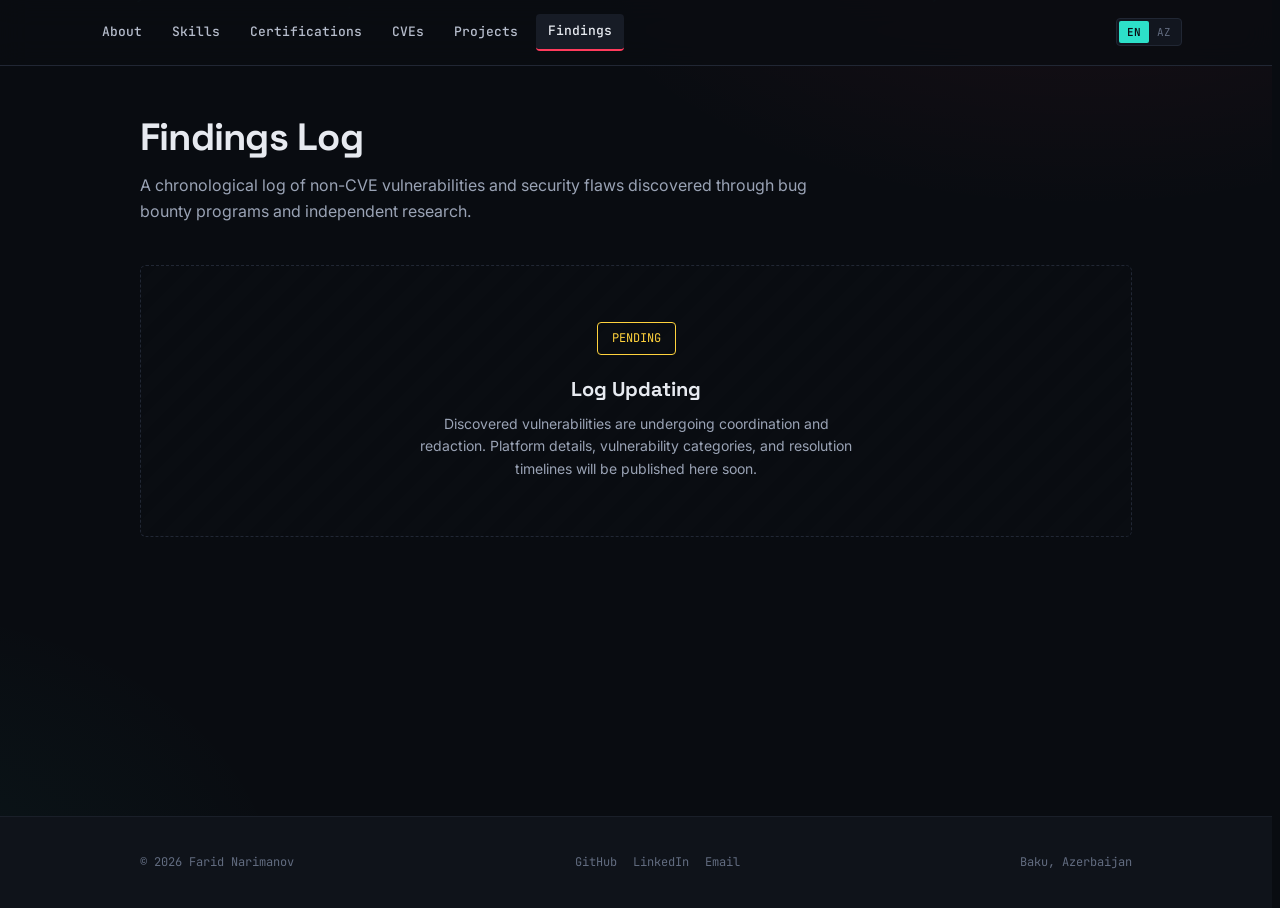
<file: findings/index.html>
<!DOCTYPE html>
<html lang="en">
<head>
<meta charset="UTF-8">
<meta name="viewport" content="width=device-width, initial-scale=1.0">
<title>Findings - Farid Narimanov</title>
<link rel="stylesheet" href="/style.css">
<meta name="description" content="Bug bounty and independent vulnerability research findings by Farid Narimanov.">

<link rel="icon" type="image/svg+xml" href="/favicon.svg">
<link rel="icon" type="image/png" sizes="32x32" href="/favicon-32.png">
<link rel="icon" type="image/png" sizes="16x16" href="/favicon-16.png">
<link rel="apple-touch-icon" href="/apple-touch-icon.png">

<link rel="canonical" href="https://faridnarimanov.com/findings/">

<meta property="og:type" content="website">
<meta property="og:site_name" content="Farid Narimanov">
<meta property="og:title" content="Findings - Farid Narimanov">
<meta property="og:description" content="Bug bounty and independent vulnerability research findings by Farid Narimanov.">
<meta property="og:url" content="https://faridnarimanov.com/findings/">
<meta property="og:image" content="https://faridnarimanov.com/og-image.png">
<meta property="og:image:width" content="1200">
<meta property="og:image:height" content="630">

<meta name="twitter:card" content="summary_large_image">
<meta name="twitter:title" content="Findings - Farid Narimanov">
<meta name="twitter:description" content="Bug bounty and independent vulnerability research findings by Farid Narimanov.">
<meta name="twitter:image" content="https://faridnarimanov.com/og-image.png">
<meta name="twitter:site" content="@FaridNarimanov">
</head>
<body>
<canvas id="matrix-bg" aria-hidden="true"></canvas>

<header class="topbar">
  <div class="topbar-inner">
    <button class="nav-toggle" aria-label="Menyu">☰ MENU</button>
    <nav class="nav-links">
      <a href="/"><span class="lang-en">About</span><span class="lang-az">Haqqımda</span></a>
      <a href="/skills/"><span class="lang-en">Skills</span><span class="lang-az">Bacarıqlar</span></a>
      <a href="/certifications/"><span class="lang-en">Certifications</span><span class="lang-az">Sertifikatlar</span></a>
      <a href="/cves/"><span class="label">CVE<span class="lang-az">-lər</span><span class="lang-en">s</span></span></a>
      <a href="/projects/"><span class="lang-en">Projects</span><span class="lang-az">Layihələr</span></a>
      <a href="/findings/" class="active"><span class="lang-en">Findings</span><span class="lang-az">Aşkarlamalar</span></a>
    </nav>
    <div class="lang-toggle">
      <button type="button" data-set-lang="en">EN</button>
      <button type="button" data-set-lang="az">AZ</button>
    </div>
  </div>
</header>

<main class="content-wrap">
  <h1 class="page-title"><span class="lang-en">Findings Log</span><span class="lang-az">Aşkarlamalar Arxivi</span></h1>
  <p class="page-lede lang-en">A chronological log of non-CVE vulnerabilities and security flaws discovered through bug bounty programs and independent research.</p>
  <p class="page-lede lang-az">Bug bounty proqramları və müstəqil təhlükəsizlik araşdırmaları zamanı aşkarladığım zəifliklərin xronoloji arxivi.</p>

  <section class="block">
    <div class="empty-state">
      <span class="glyph">pending</span>
      <h3><span class="lang-en">Log Updating</span><span class="lang-az">Arxiv Yenilənir</span></h3>
      <p class="lang-en">Discovered vulnerabilities are undergoing coordination and redaction. Platform details, vulnerability categories, and resolution timelines will be published here soon.</p>
      <p class="lang-az">Aşkarlamaların siyahısı koordinasiya və redaktə mərhələsindədir. Platformalar, zəiflik kateqoriyalari və həll müddətləri ilə bağlı məlumatlar tezliklə bura əlavə ediləcək.</p>
    </div>
  </section>
</main>

<footer class="main-footer">
  <div class="footer-inner">
    <span>© 2026 Farid Narimanov</span>
    <div class="footer-links">
      <a href="https://github.com/FaridNarimanov" target="_blank" rel="noopener">GitHub</a>
      <a href="https://www.linkedin.com/in/faridnarimanov/" target="_blank" rel="noopener">LinkedIn</a>
      <a href="mailto:faridnarimanof@gmail.com">Email</a>
    </div>
    <span class="lang-en">Baku, Azerbaijan</span><span class="lang-az">Bakı, Azərbaycan</span>
  </div>
</footer>

<script src="/script.js"></script>
</body>
</html>
</file>
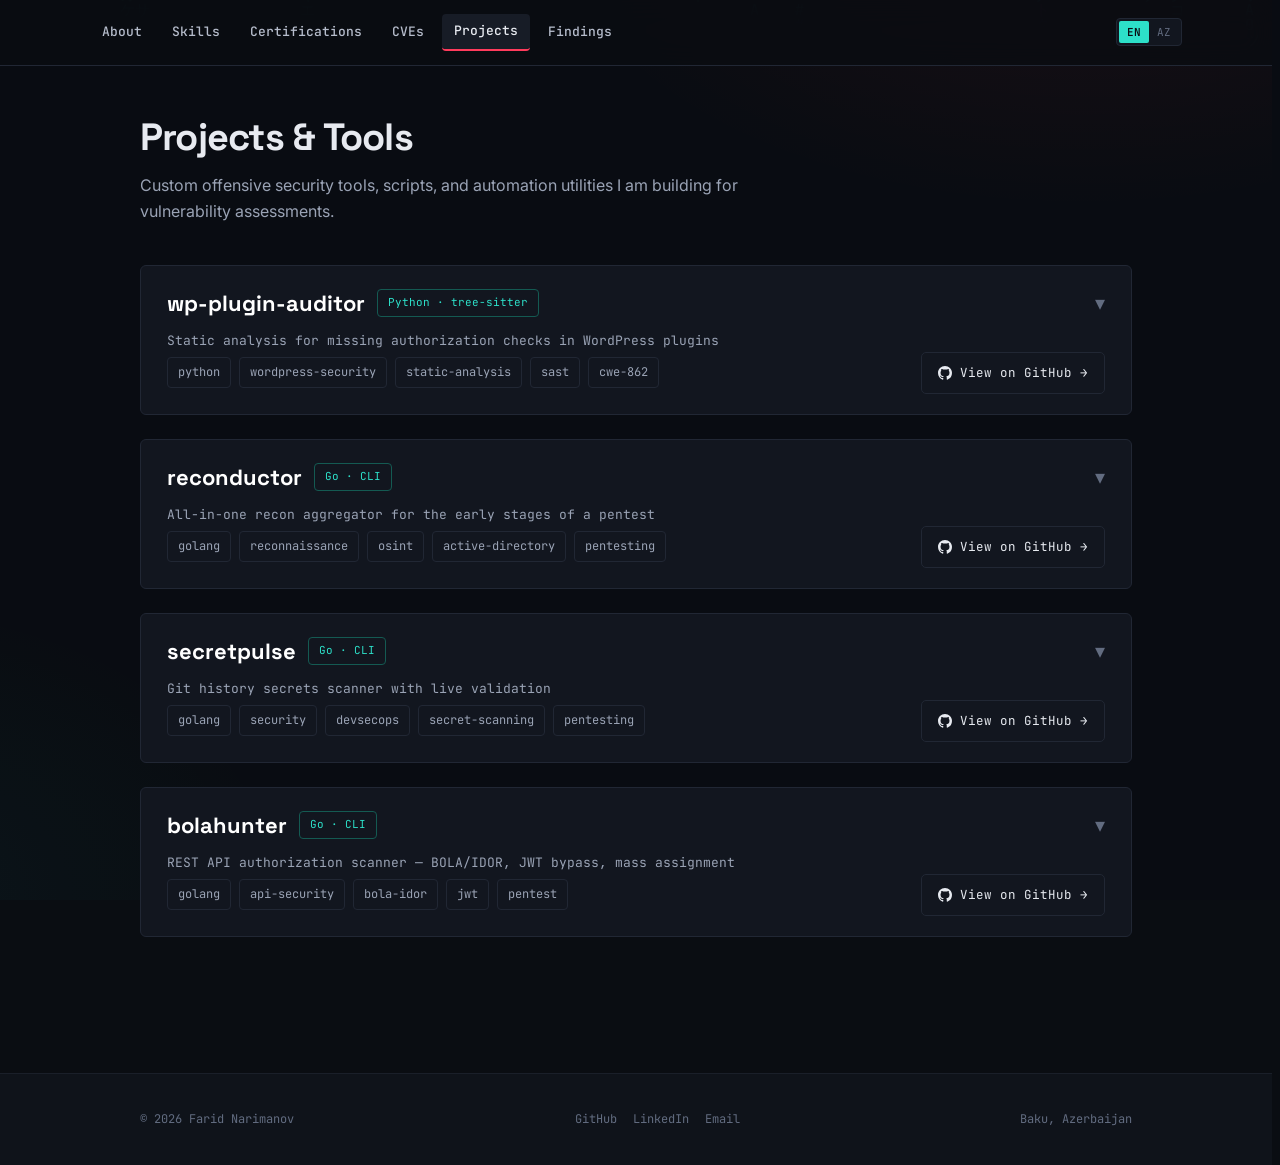
<file: projects/index.html>
<!DOCTYPE html>
<html lang="en">
<head>
<meta charset="UTF-8">
<meta name="viewport" content="width=device-width, initial-scale=1.0">
<title>Projects - Farid Narimanov</title>
<link rel="stylesheet" href="/style.css">
<meta name="description" content="Custom offensive security tools built by Farid Narimanov, including wp-plugin-auditor, reconductor (recon aggregator), secretpulse (secrets scanner), and bolahunter (API authorization scanner).">

<link rel="icon" type="image/svg+xml" href="/favicon.svg">
<link rel="icon" type="image/png" sizes="32x32" href="/favicon-32.png">
<link rel="icon" type="image/png" sizes="16x16" href="/favicon-16.png">
<link rel="apple-touch-icon" href="/apple-touch-icon.png">

<link rel="canonical" href="https://faridnarimanov.com/projects/">

<meta property="og:type" content="website">
<meta property="og:site_name" content="Farid Narimanov">
<meta property="og:title" content="Projects - Farid Narimanov">
<meta property="og:description" content="Custom offensive security tools built by Farid Narimanov, including wp-plugin-auditor, reconductor (recon aggregator), secretpulse (secrets scanner), and bolahunter (API authorization scanner).">
<meta property="og:url" content="https://faridnarimanov.com/projects/">
<meta property="og:image" content="https://faridnarimanov.com/og-image.png">
<meta property="og:image:width" content="1200">
<meta property="og:image:height" content="630">

<meta name="twitter:card" content="summary_large_image">
<meta name="twitter:title" content="Projects - Farid Narimanov">
<meta name="twitter:description" content="Custom offensive security tools built by Farid Narimanov, including wp-plugin-auditor, reconductor (recon aggregator), secretpulse (secrets scanner), and bolahunter (API authorization scanner).">
<meta name="twitter:image" content="https://faridnarimanov.com/og-image.png">
<meta name="twitter:site" content="@FaridNarimanov">
</head>
<body>
<canvas id="matrix-bg" aria-hidden="true"></canvas>

<header class="topbar">
  <div class="topbar-inner">
    <button class="nav-toggle" aria-label="Menyu">☰ MENU</button>
    <nav class="nav-links">
      <a href="/"><span class="lang-en">About</span><span class="lang-az">Haqqımda</span></a>
      <a href="/skills/"><span class="lang-en">Skills</span><span class="lang-az">Bacarıqlar</span></a>
      <a href="/certifications/"><span class="lang-en">Certifications</span><span class="lang-az">Sertifikatlar</span></a>
      <a href="/cves/"><span class="label">CVE<span class="lang-az">-lər</span><span class="lang-en">s</span></span></a>
      <a href="/projects/" class="active"><span class="lang-en">Projects</span><span class="lang-az">Layihələr</span></a>
      <a href="/findings/"><span class="lang-en">Findings</span><span class="lang-az">Aşkarlamalar</span></a>
    </nav>
    <div class="lang-toggle">
      <button type="button" data-set-lang="en">EN</button>
      <button type="button" data-set-lang="az">AZ</button>
    </div>
  </div>
</header>

<main class="content-wrap">
  <h1 class="page-title"><span class="lang-en">Projects & Tools</span><span class="lang-az">Layihələr və Alətlər</span></h1>
  <p class="page-lede lang-en">Custom offensive security tools, scripts, and automation utilities I am building for vulnerability assessments.</p>
  <p class="page-lede lang-az">Penetration testing, avtomatlaşdırma və zəifliklərin kəşfiyyatı üçün hazırladığım xüsusi alətlər və skriptlər.</p>

  <section class="block">
    <div class="project-card collapsible">
      <button class="project-top" type="button" aria-expanded="false">
        <span class="project-top-left">
          <span class="project-name">wp-plugin-auditor</span>
          <span class="project-badge">Python · tree-sitter</span>
        </span>
        <span class="project-chevron" aria-hidden="true">▾</span>
      </button>
      <p class="project-tagline"><span class="lang-en">Static analysis for missing authorization checks in WordPress plugins</span><span class="lang-az">WordPress pluginlərində çatışmayan icazə yoxlamaları üçün statik analiz</span></p>

      <div class="project-body">
      <p class="project-desc lang-en">Finds AJAX and REST API handlers that are reachable without a nonce, capability, or ownership check. Most PHP static analyzers are taint-based — they track user input to a dangerous sink — but missing authorization has no data flow to trace; the bug is the absence of a check. This tool instead models WordPress's own hook/permission system directly: it resolves every callback to its full body, scans for known auth checkpoints, and flags entry points where none exist, including a heuristic pass for IDOR-shaped access. Validated against real CVEs (Plugin Optimizer, Simply Schedule Appointments) with zero false positives, and against a ~9,000-file corpus including WooCommerce, Elementor and WPForms to keep clean codebases clean.</p>
      <p class="project-desc lang-az">Nonce, icazə (capability) və ya sahiblik yoxlaması olmadan əlçatan olan AJAX və REST API handler-lərini tapır. Əksər PHP statik analizatorları taint-əsaslıdır — istifadəçi girişini təhlükəli "sink"ə qədər izləyir — amma çatışmayan icazə yoxlamasının izlənəcək data axını yoxdur; buq elə yoxlamanın olmamasıdır. Bu alət əvəzinə birbaşa WordPress-in öz hook/icazə sistemini modelləşdirir: hər callback-i tam body-sinə qədər həll edir, məlum auth checkpoint-lərini axtarır və heç birinin olmadığı giriş nöqtələrini işarələyir, IDOR-formalı girişlər üçün heuristik yoxlama da daxil olmaqla. Real CVE-lər üzərində (Plugin Optimizer, Simply Schedule Appointments) sıfır yalnış-pozitiv nəticə ilə, həmçinin WooCommerce, Elementor və WPForms daxil olmaqla ~9,000 fayllıq korpus üzərində doğrulanıb.</p>

      <ul class="project-features">
        <li class="lang-en">Six detection patterns — nopriv AJAX with no checkpoint, missing/weak REST permission_callback, privileged handlers gated only by a nonce, site-wide-nonce object access, and an IDOR ownership heuristic</li>
        <li class="lang-az">Altı aşkarlama pattern-i — checkpoint-siz nopriv AJAX, çatışmayan/zəif REST permission_callback, yalnız nonce ilə "qorunan" imtiyazlı handler-lər, site-wide nonce ilə obyekt girişi və IDOR sahiblik heuristikası</li>
        <li class="lang-en">Every finding carries a confidence level — Firm for a structural absence, Candidate for a heuristic match that needs human review</li>
        <li class="lang-az">Hər tapıntı confidence səviyyəsi daşıyır — struktur baxımından aydın olanlar üçün Firm, insan yoxlaması tələb edən heuristik uyğunluqlar üçün Candidate</li>
        <li class="lang-en">Text, JSON, or self-contained HTML reports — exits non-zero on any HIGH severity finding for CI gating</li>
        <li class="lang-az">Text, JSON, ya da özündə tam olan HTML hesabatlar — CI gating üçün istənilən HIGH severity tapıntısında qeyri-sıfır exit code</li>
      </ul>

      <div class="project-install"><span class="prompt">$</span>git clone https://github.com/FaridNarimanov/wp-plugin-auditor && cd wp-plugin-auditor && pip install -r requirements.txt</div>
      </div>

      <div class="project-footer">
        <div class="tags">
          <span class="tag">python</span>
          <span class="tag">wordpress-security</span>
          <span class="tag">static-analysis</span>
          <span class="tag">sast</span>
          <span class="tag">cwe-862</span>
        </div>
        <a class="social-btn" href="https://github.com/FaridNarimanov/wp-plugin-auditor" target="_blank" rel="noopener">
          <svg viewBox="0 0 16 16" fill="currentColor"><path d="M8 0C3.58 0 0 3.58 0 8c0 3.54 2.29 6.53 5.47 7.59.4.07.55-.17.55-.38 0-.19-.01-.82-.01-1.49-2.01.37-2.53-.49-2.69-.94-.09-.23-.48-.94-.82-1.13-.28-.15-.68-.52-.01-.53.63-.01 1.08.58 1.23.82.72 1.21 1.87.87 2.33.66.07-.52.28-.87.51-1.07-1.78-.2-3.64-.89-3.64-3.95 0-.87.31-1.59.82-2.15-.08-.2-.36-1.02.08-2.12 0 0 .67-.21 2.2.82.64-.18 1.32-.27 2-.27.68 0 1.36.09 2 .27 1.53-1.04 2.2-.82 2.2-.82.44 1.1.16 1.92.08 2.12.51.56.82 1.27.82 2.15 0 3.07-1.87 3.75-3.65 3.95.29.25.54.73.54 1.48 0 1.07-.01 1.93-.01 2.2 0 .21.15.46.55.38A8.01 8.01 0 0016 8c0-4.42-3.58-8-8-8z"/></svg>
          <span class="lang-en">View on GitHub →</span><span class="lang-az">GitHub-da bax →</span>
        </a>
      </div>
    </div>

    <div class="project-card collapsible">
      <button class="project-top" type="button" aria-expanded="false">
        <span class="project-top-left">
          <span class="project-name">reconductor</span>
          <span class="project-badge">Go · CLI</span>
        </span>
        <span class="project-chevron" aria-hidden="true">▾</span>
      </button>
      <p class="project-tagline"><span class="lang-en">All-in-one recon aggregator for the early stages of a pentest</span><span class="lang-az">Pentest-in ilkin mərhələləri üçün hərtərəfli recon aqreqatoru</span></p>

      <div class="project-body">
      <p class="project-desc lang-en">Give it a domain, IP, or CIDR range and it orchestrates subfinder, httpx, naabu, nmap, whatweb and feroxbuster into a single pipeline, each stage feeding the next, then renders the results as a colorized terminal summary plus JSON and self-contained HTML reports. Nine additional pure-Go modules run automatically afterward — DNS brute-force, JS endpoint extraction, origin-IP discovery behind CDNs, Wayback URL history, WAF fingerprinting, S3/GCS bucket probing, and passive-to-aggressive Active Directory detection (DNS SRV records, then LDAP anonymous bind, SMB null-session enumeration, and Kerberos user enumeration). Written in Go using only the standard library — external tools are invoked via os/exec, so building it pulls in no third-party modules, and every module is fault-tolerant: a missing tool or timeout is recorded in the report and the pipeline keeps going.</p>
      <p class="project-desc lang-az">Domen, IP və ya CIDR aralığı ver, o da subfinder, httpx, naabu, nmap, whatweb və feroxbuster-i tək bir pipeline-da ardıcıl işlədir (hər mərhələ növbətini bəsləyir), sonra nəticələri rəngli terminal xülasəsi, JSON və özündə tam olan HTML hesabat kimi göstərir. Bundan sonra doqquz əlavə saf-Go modulu avtomatik işə düşür — DNS brute-force, JS endpoint çıxarılması, CDN arxasında origin-IP kəşfi, Wayback URL tarixçəsi, WAF fingerprinting, S3/GCS bucket yoxlaması və passiv-dən aqressivə Active Directory aşkarlaması (DNS SRV qeydləri, sonra LDAP anonim bind, SMB null-session sayılması və Kerberos istifadəçi sayılması). Yalnız standart kitabxana istifadə edərək Go-da yazılıb — xarici alətlər os/exec vasitəsilə çağırılır, ona görə build zamanı heç bir üçüncü tərəf modulu yüklənmir; hər modul xəta-davamlıdır — çatışmayan alət və ya timeout hesabatda qeyd olunur, pipeline isə davam edir.</p>

      <ul class="project-features">
        <li class="lang-en">Six-stage core pipeline (subdomain discovery → live-host/tech-detect → fast port scan → deep service detection → CMS fingerprint → content discovery), each stage's output feeding the next</li>
        <li class="lang-az">Altı mərhələli əsas pipeline (subdomain kəşfi → canlı host/tech-detect → sürətli port skan → dərin servis aşkarlaması → CMS fingerprint → məzmun kəşfi), hər mərhələnin çıxışı növbətini bəsləyir</li>
        <li class="lang-en">Zero configuration by default — key-optional sources (Shodan, Censys) activate automatically when their environment variables are set, otherwise skipped with a note in the report</li>
        <li class="lang-az">Default olaraq sıfır konfiqurasiya — key-optional mənbələr (Shodan, Censys) yalnız environment dəyişənləri təyin olunduqda avtomatik aktivləşir, əks halda hesabatda qeydlə keçilir</li>
        <li class="lang-en">CIDR scans require a typed authorization confirmation before anything runs; --aggressive gates full-port scans, active DNS brute-force, and AD/Kerberos enumeration behind an explicit flag</li>
        <li class="lang-az">CIDR skanları başlamazdan əvvəl yazılı təsdiq tələb edir; --aggressive tam-port skanları, aktiv DNS brute-force və AD/Kerberos sayılmasını ayrıca flag arxasında saxlayır</li>
      </ul>

      <div class="project-install"><span class="prompt">$</span>git clone https://github.com/FaridNarimanov/reconductor && cd reconductor && go build -o reconductor ./cmd/reconductor</div>
      </div>

      <div class="project-footer">
        <div class="tags">
          <span class="tag">golang</span>
          <span class="tag">reconnaissance</span>
          <span class="tag">osint</span>
          <span class="tag">active-directory</span>
          <span class="tag">pentesting</span>
        </div>
        <a class="social-btn" href="https://github.com/FaridNarimanov/reconductor" target="_blank" rel="noopener">
          <svg viewBox="0 0 16 16" fill="currentColor"><path d="M8 0C3.58 0 0 3.58 0 8c0 3.54 2.29 6.53 5.47 7.59.4.07.55-.17.55-.38 0-.19-.01-.82-.01-1.49-2.01.37-2.53-.49-2.69-.94-.09-.23-.48-.94-.82-1.13-.28-.15-.68-.52-.01-.53.63-.01 1.08.58 1.23.82.72 1.21 1.87.87 2.33.66.07-.52.28-.87.51-1.07-1.78-.2-3.64-.89-3.64-3.95 0-.87.31-1.59.82-2.15-.08-.2-.36-1.02.08-2.12 0 0 .67-.21 2.2.82.64-.18 1.32-.27 2-.27.68 0 1.36.09 2 .27 1.53-1.04 2.2-.82 2.2-.82.44 1.1.16 1.92.08 2.12.51.56.82 1.27.82 2.15 0 3.07-1.87 3.75-3.65 3.95.29.25.54.73.54 1.48 0 1.07-.01 1.93-.01 2.2 0 .21.15.46.55.38A8.01 8.01 0 0016 8c0-4.42-3.58-8-8-8z"/></svg>
          <span class="lang-en">View on GitHub →</span><span class="lang-az">GitHub-da bax →</span>
        </a>
      </div>
    </div>

    <div class="project-card collapsible">
      <button class="project-top" type="button" aria-expanded="false">
        <span class="project-top-left">
          <span class="project-name">secretpulse</span>
          <span class="project-badge">Go · CLI</span>
        </span>
        <span class="project-chevron" aria-hidden="true">▾</span>
      </button>
      <p class="project-tagline"><span class="lang-en">Git history secrets scanner with live validation</span><span class="lang-az">Canlı doğrulama ilə git tarixçəsi sirlər skaneri</span></p>

      <div class="project-body">
      <p class="project-desc lang-en">Finds hardcoded secrets across a git repository's entire history — including ones deleted in a later commit — and checks which of them still work. Deleting a secret in a follow-up commit does not remove it from the repository; it stays in the object database, reachable by anyone who clones. Where most scanners stop at detection, secretpulse goes further: each candidate is validated against its provider's own read-only API and reported as ACTIVE, DEAD, or UNKNOWN.</p>
      <p class="project-desc lang-az">Git repozitorisinin bütün tarixçəsində (sonrakı commit-lərdə silinmiş olsa belə) hardcoded sirləri tapır və onların hələ də işlək olub-olmadığını yoxlayır. Bir sirri sonrakı commit-də silmək onu repozitoridən çıxarmır — o, obyekt bazasında qalır və reponu klonlayan hər kəs üçün əlçatandır. Əksər skanerlər aşkarlamaqla kifayətlənir, secretpulse isə bir addım irəli gedir: tapılan hər namizəd öz provayderinin read-only API-si ilə doğrulanır və ACTIVE, DEAD, ya da UNKNOWN kimi hesabat verilir.</p>

      <ul class="project-features">
        <li class="lang-en">Detects GitHub PATs, AWS access/session keys, Stripe, Slack, SendGrid and Google API keys — pattern-based, no entropy noise</li>
        <li class="lang-az">GitHub PAT, AWS access/session açarları, Stripe, Slack, SendGrid və Google API açarlarını aşkarlayır — pattern-əsaslı, entropy "gurultusu" olmadan</li>
        <li class="lang-en">Live validation via each provider's read-only API — every request identifies itself honestly, nothing is modified or revoked</li>
        <li class="lang-az">Hər provayderin read-only API-si ilə canlı doğrulama — hər sorğu özünü dürüst təqdim edir, heç nə dəyişdirilmir və ya ləğv edilmir</li>
        <li class="lang-en">CI/CD gating with <code>--fail-on-active</code> — fails the build only on a confirmed live credential, never on UNKNOWN</li>
        <li class="lang-az"><code>--fail-on-active</code> ilə CI/CD gating — build yalnız təsdiqlənmiş canlı credential tapılanda uğursuz olur, UNKNOWN-da heç vaxt</li>
      </ul>

      <div class="project-install"><span class="prompt">$</span>go install github.com/FaridNarimanov/secretpulse/cmd/secretpulse@latest</div>
      </div>

      <div class="project-footer">
        <div class="tags">
          <span class="tag">golang</span>
          <span class="tag">security</span>
          <span class="tag">devsecops</span>
          <span class="tag">secret-scanning</span>
          <span class="tag">pentesting</span>
        </div>
        <a class="social-btn" href="https://github.com/FaridNarimanov/secretpulse" target="_blank" rel="noopener">
          <svg viewBox="0 0 16 16" fill="currentColor"><path d="M8 0C3.58 0 0 3.58 0 8c0 3.54 2.29 6.53 5.47 7.59.4.07.55-.17.55-.38 0-.19-.01-.82-.01-1.49-2.01.37-2.53-.49-2.69-.94-.09-.23-.48-.94-.82-1.13-.28-.15-.68-.52-.01-.53.63-.01 1.08.58 1.23.82.72 1.21 1.87.87 2.33.66.07-.52.28-.87.51-1.07-1.78-.2-3.64-.89-3.64-3.95 0-.87.31-1.59.82-2.15-.08-.2-.36-1.02.08-2.12 0 0 .67-.21 2.2.82.64-.18 1.32-.27 2-.27.68 0 1.36.09 2 .27 1.53-1.04 2.2-.82 2.2-.82.44 1.1.16 1.92.08 2.12.51.56.82 1.27.82 2.15 0 3.07-1.87 3.75-3.65 3.95.29.25.54.73.54 1.48 0 1.07-.01 1.93-.01 2.2 0 .21.15.46.55.38A8.01 8.01 0 0016 8c0-4.42-3.58-8-8-8z"/></svg>
          <span class="lang-en">View on GitHub →</span><span class="lang-az">GitHub-da bax →</span>
        </a>
      </div>
    </div>

    <div class="project-card collapsible">
      <button class="project-top" type="button" aria-expanded="false">
        <span class="project-top-left">
          <span class="project-name">bolahunter</span>
          <span class="project-badge">Go · CLI</span>
        </span>
        <span class="project-chevron" aria-hidden="true">▾</span>
      </button>
      <p class="project-tagline"><span class="lang-en">REST API authorization scanner — BOLA/IDOR, JWT bypass, mass assignment</span><span class="lang-az">REST API səlahiyyət skaneri — BOLA/IDOR, JWT bypass, mass assignment</span></p>

      <div class="project-body">
      <p class="project-desc lang-en">A CLI scanner that tests a REST API for authorization vulnerabilities straight from an OpenAPI/Swagger spec and a set of test identities: BOLA/IDOR (one user reaching another user's objects), broken JWT authentication (alg:none, unsigned tokens, kid header injection), and mass assignment (write endpoints accepting privilege-sensitive fields the client should never control). It parses the spec, discovers which endpoints require auth, and fires cross-user, forged-token, and over-posted requests at them — authorization is exactly the class of bug a spec alone cannot reason about, since it takes actually trying one user's token against another user's data to know.</p>
      <p class="project-desc lang-az">OpenAPI/Swagger spesifikasiyası və test identity dəstindən istifadə edərək REST API-ni səlahiyyət zəiflikləri üzrə test edən CLI skaneri: BOLA/IDOR (bir istifadəçinin başqasının obyektinə çatması), pozulmuş JWT autentifikasiyası (alg:none, imzalanmamış token-lər, kid header injection) və mass assignment (client-in heç vaxt idarə etməməli olduğu imtiyaz-həssas sahələri qəbul edən yazma endpoint-ləri). Spesifikasiyanı oxuyur, hansı endpoint-lərin autentifikasiya tələb etdiyini müəyyən edir və onlara cross-user, saxta token və "over-posted" sorğular göndərir — səlahiyyət tam olaraq spesifikasiyanın tək başına həll edə bilmədiyi bug tipidir, çünki bunu bilmək üçün həqiqətən bir istifadəçinin token-ini başqasının datası üzərində sınamaq lazımdır.</p>

      <ul class="project-features">
        <li class="lang-en">BOLA/IDOR findings require both a 200 status and the victim's own identifier present in the attacker's response — a raw 200 alone is never enough</li>
        <li class="lang-az">BOLA/IDOR tapıntıları həm 200 statusu, həm də qurbanın öz identifikatorunun hücumçunun cavabında olmasını tələb edir — tək başına 200 status heç vaxt kifayət deyil</li>
        <li class="lang-en">JWT module tests alg:none, unsigned and weakly-signed tokens, expired-token acceptance, and kid injection — with tampered-signature and anonymous controls first, so a public endpoint can't masquerade as a bypass</li>
        <li class="lang-az">JWT modulu alg:none, imzalanmamış/zəif imzalanmış token-ləri, müddəti bitmiş token qəbulunu və kid injection-u test edir — əvvəlcə saxta-imza və anonim kontrol sorğuları göndərilir ki, ictimai endpoint bypass kimi görünməsin</li>
        <li class="lang-en">Findings scored Critical/High/Medium, mass-assignment persistence verified via re-fetch where possible — always asks for scope confirmation before sending any test traffic</li>
        <li class="lang-az">Tapıntılar Critical/High/Medium olaraq bal alır, mass-assignment persistence mümkün olduqda yenidən sorğu ilə təsdiqlənir — hər hansı test trafiki göndərilmədən əvvəl həmişə əhatə dairəsinin təsdiqini soruşur</li>
      </ul>

      <div class="project-install"><span class="prompt">$</span>git clone https://github.com/FaridNarimanov/bolahunter && cd bolahunter && go build -o bolahunter ./cmd/bolahunter</div>
      </div>

      <div class="project-footer">
        <div class="tags">
          <span class="tag">golang</span>
          <span class="tag">api-security</span>
          <span class="tag">bola-idor</span>
          <span class="tag">jwt</span>
          <span class="tag">pentest</span>
        </div>
        <a class="social-btn" href="https://github.com/FaridNarimanov/bolahunter" target="_blank" rel="noopener">
          <svg viewBox="0 0 16 16" fill="currentColor"><path d="M8 0C3.58 0 0 3.58 0 8c0 3.54 2.29 6.53 5.47 7.59.4.07.55-.17.55-.38 0-.19-.01-.82-.01-1.49-2.01.37-2.53-.49-2.69-.94-.09-.23-.48-.94-.82-1.13-.28-.15-.68-.52-.01-.53.63-.01 1.08.58 1.23.82.72 1.21 1.87.87 2.33.66.07-.52.28-.87.51-1.07-1.78-.2-3.64-.89-3.64-3.95 0-.87.31-1.59.82-2.15-.08-.2-.36-1.02.08-2.12 0 0 .67-.21 2.2.82.64-.18 1.32-.27 2-.27.68 0 1.36.09 2 .27 1.53-1.04 2.2-.82 2.2-.82.44 1.1.16 1.92.08 2.12.51.56.82 1.27.82 2.15 0 3.07-1.87 3.75-3.65 3.95.29.25.54.73.54 1.48 0 1.07-.01 1.93-.01 2.2 0 .21.15.46.55.38A8.01 8.01 0 0016 8c0-4.42-3.58-8-8-8z"/></svg>
          <span class="lang-en">View on GitHub →</span><span class="lang-az">GitHub-da bax →</span>
        </a>
      </div>
    </div>
  </section>
</main>

<footer class="main-footer">
  <div class="footer-inner">
    <span>© 2026 Farid Narimanov</span>
    <div class="footer-links">
      <a href="https://github.com/FaridNarimanov" target="_blank" rel="noopener">GitHub</a>
      <a href="https://www.linkedin.com/in/faridnarimanov/" target="_blank" rel="noopener">LinkedIn</a>
      <a href="mailto:faridnarimanof@gmail.com">Email</a>
    </div>
    <span class="lang-en">Baku, Azerbaijan</span><span class="lang-az">Bakı, Azərbaycan</span>
  </div>
</footer>

<script src="/script.js"></script>
</body>
</html>
</file>
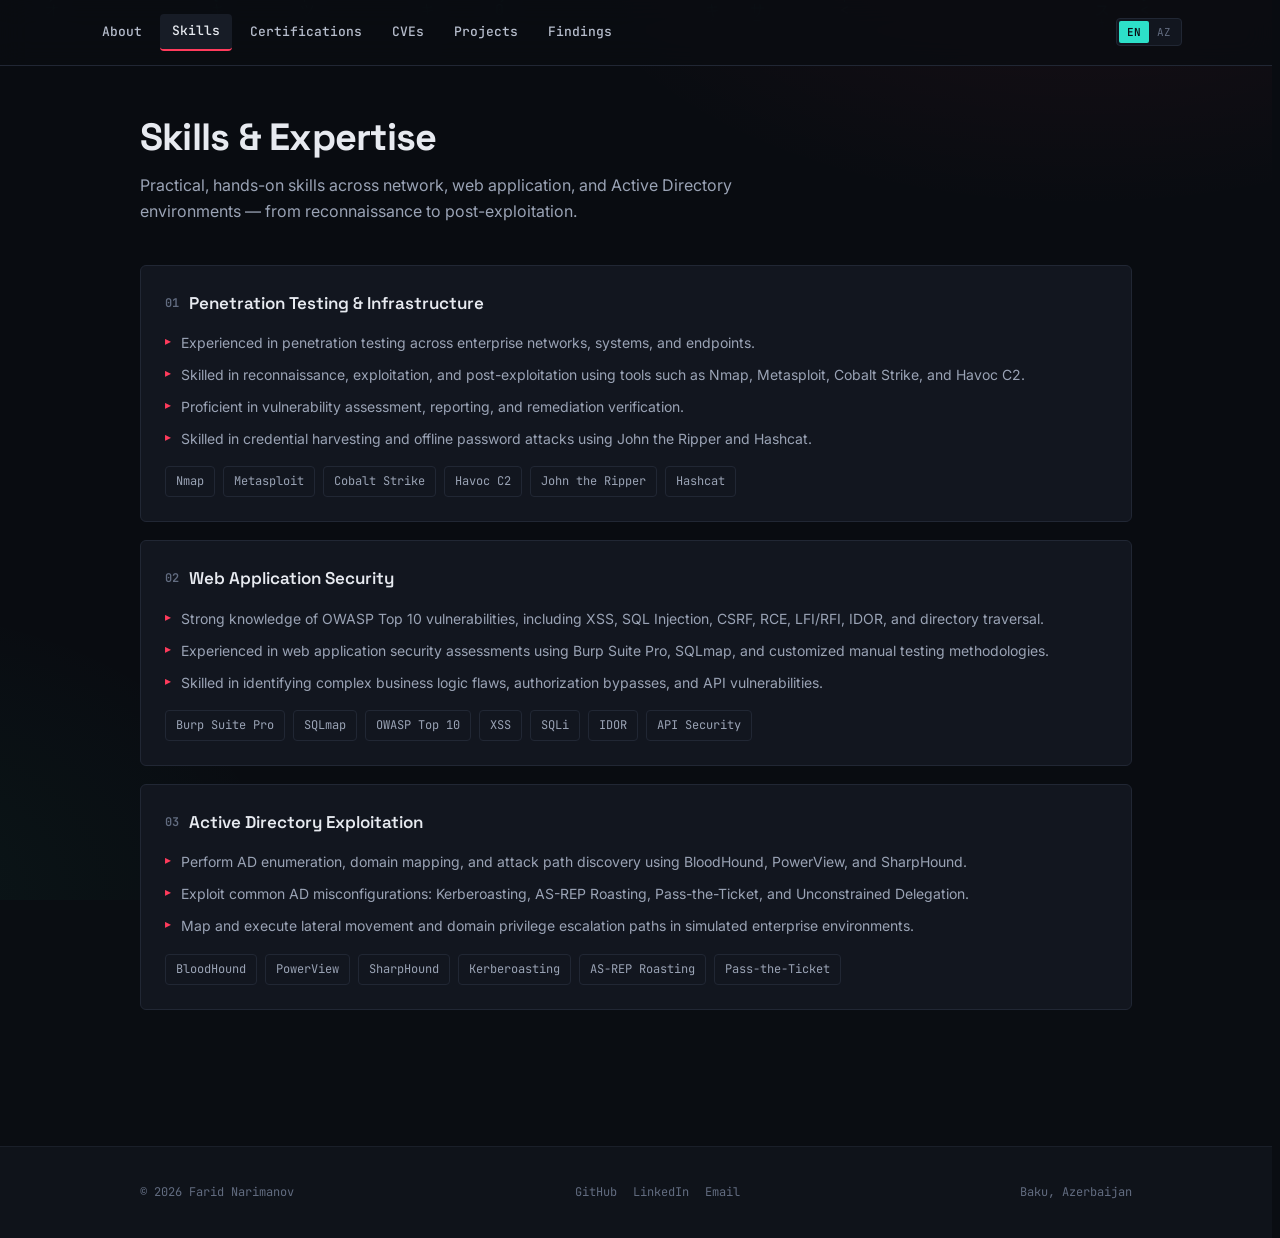
<file: skills/index.html>
<!DOCTYPE html>
<html lang="en">
<head>
<meta charset="UTF-8">
<meta name="viewport" content="width=device-width, initial-scale=1.0">
<title>Skills - Farid Narimanov</title>
<link rel="stylesheet" href="/style.css">
<meta name="description" content="Hands-on penetration testing skills across networks, web applications, and Active Directory — from reconnaissance to post-exploitation.">

<link rel="icon" type="image/svg+xml" href="/favicon.svg">
<link rel="icon" type="image/png" sizes="32x32" href="/favicon-32.png">
<link rel="icon" type="image/png" sizes="16x16" href="/favicon-16.png">
<link rel="apple-touch-icon" href="/apple-touch-icon.png">

<link rel="canonical" href="https://faridnarimanov.com/skills/">

<meta property="og:type" content="website">
<meta property="og:site_name" content="Farid Narimanov">
<meta property="og:title" content="Skills - Farid Narimanov">
<meta property="og:description" content="Hands-on penetration testing skills across networks, web applications, and Active Directory — from reconnaissance to post-exploitation.">
<meta property="og:url" content="https://faridnarimanov.com/skills/">
<meta property="og:image" content="https://faridnarimanov.com/og-image.png">
<meta property="og:image:width" content="1200">
<meta property="og:image:height" content="630">

<meta name="twitter:card" content="summary_large_image">
<meta name="twitter:title" content="Skills - Farid Narimanov">
<meta name="twitter:description" content="Hands-on penetration testing skills across networks, web applications, and Active Directory — from reconnaissance to post-exploitation.">
<meta name="twitter:image" content="https://faridnarimanov.com/og-image.png">
<meta name="twitter:site" content="@FaridNarimanov">
</head>
<body>
<canvas id="matrix-bg" aria-hidden="true"></canvas>

<header class="topbar">
  <div class="topbar-inner">
    <button class="nav-toggle" aria-label="Menyu">☰ MENU</button>
    <nav class="nav-links">
      <a href="/"><span class="lang-en">About</span><span class="lang-az">Haqqımda</span></a>
      <a href="/skills/" class="active"><span class="lang-en">Skills</span><span class="lang-az">Bacarıqlar</span></a>
      <a href="/certifications/"><span class="lang-en">Certifications</span><span class="lang-az">Sertifikatlar</span></a>
      <a href="/cves/"><span class="label">CVE<span class="lang-az">-lər</span><span class="lang-en">s</span></span></a>
      <a href="/projects/"><span class="lang-en">Projects</span><span class="lang-az">Layihələr</span></a>
      <a href="/findings/"><span class="lang-en">Findings</span><span class="lang-az">Aşkarlamalar</span></a>
    </nav>
    <div class="lang-toggle">
      <button type="button" data-set-lang="en">EN</button>
      <button type="button" data-set-lang="az">AZ</button>
    </div>
  </div>
</header>

<main class="content-wrap">
  <h1 class="page-title"><span class="lang-en">Skills & Expertise</span><span class="lang-az">Bacarıqlar və İxtisas</span></h1>
  <p class="page-lede lang-en">Practical, hands-on skills across network, web application, and Active Directory environments — from reconnaissance to post-exploitation.</p>
  <p class="page-lede lang-az">Şəbəkə, veb tətbiq və Active Directory mühitlərində reconnaissance-dan post-exploitation-a qədər praktiki iş və təhlil bacarıqları.</p>

  <section class="block">
    <div class="skill-grid">

      <div class="card skill-card">
        <h3><span class="num">01</span> Penetration Testing & Infrastructure</h3>
        <ul>
          <li class="lang-en">Experienced in penetration testing across enterprise networks, systems, and endpoints.</li>
          <li class="lang-en">Skilled in reconnaissance, exploitation, and post-exploitation using tools such as Nmap, Metasploit, Cobalt Strike, and Havoc C2.</li>
          <li class="lang-en">Proficient in vulnerability assessment, reporting, and remediation verification.</li>
          <li class="lang-en">Skilled in credential harvesting and offline password attacks using John the Ripper and Hashcat.</li>
          <li class="lang-az">Korporativ şəbəkələr, sistemlər və son nöqtələr üzrə penetration testing təcrübəsi.</li>
          <li class="lang-az">Nmap, Metasploit, Cobalt Strike və Havoc C2 vasitəsilə kəşfiyyat, istismar (exploitation) və post-exploitation mərhələlərində bacarıq.</li>
          <li class="lang-az">Zəifliklərin qiymətləndirilməsi, hesabat yazılışı və düzəlişlərin doğrulanması (remediation verification).</li>
          <li class="lang-az">John the Ripper və Hashcat ilə oflayn parol hücumları (password cracking & hash analysis).</li>
        </ul>
        <div class="tags">
          <span class="tag">Nmap</span>
          <span class="tag">Metasploit</span>
          <span class="tag">Cobalt Strike</span>
          <span class="tag">Havoc C2</span>
          <span class="tag">John the Ripper</span>
          <span class="tag">Hashcat</span>
        </div>
      </div>

      <div class="card skill-card">
        <h3><span class="num">02</span> Web Application Security</h3>
        <ul>
          <li class="lang-en">Strong knowledge of OWASP Top 10 vulnerabilities, including XSS, SQL Injection, CSRF, RCE, LFI/RFI, IDOR, and directory traversal.</li>
          <li class="lang-en">Experienced in web application security assessments using Burp Suite Pro, SQLmap, and customized manual testing methodologies.</li>
          <li class="lang-en">Skilled in identifying complex business logic flaws, authorization bypasses, and API vulnerabilities.</li>
          <li class="lang-az">OWASP Top 10 zəiflikləri üzrə dərin bilik: XSS, SQL Injection, CSRF, RCE, LFI/RFI, IDOR və directory traversal.</li>
          <li class="lang-az">Burp Suite Pro, SQLmap və xüsusi manual test metodologiyaları ilə veb tətbiq təhlükəsizliyinin yoxlanılması.</li>
          <li class="lang-az">Mürəkkəb biznes məntiqli xətaların (logic flaws), səlahiyyət aşmalarının (IDOR) və API zəifliklərinin aşkarlanması.</li>
        </ul>
        <div class="tags">
          <span class="tag">Burp Suite Pro</span>
          <span class="tag">SQLmap</span>
          <span class="tag">OWASP Top 10</span>
          <span class="tag">XSS</span>
          <span class="tag">SQLi</span>
          <span class="tag">IDOR</span>
          <span class="tag">API Security</span>
        </div>
      </div>

      <div class="card skill-card">
        <h3><span class="num">03</span> Active Directory Exploitation</h3>
        <ul>
          <li class="lang-en">Perform AD enumeration, domain mapping, and attack path discovery using BloodHound, PowerView, and SharpHound.</li>
          <li class="lang-en">Exploit common AD misconfigurations: Kerberoasting, AS-REP Roasting, Pass-the-Ticket, and Unconstrained Delegation.</li>
          <li class="lang-en">Map and execute lateral movement and domain privilege escalation paths in simulated enterprise environments.</li>
          <li class="lang-az">BloodHound, PowerView və SharpHound istifadə etməklə AD enumeration, domen xəritələndirilməsi və hücum yollarının aşkarlanması.</li>
          <li class="lang-az">AD konfiqurasiya boşluqlarının istismarı: Kerberoasting, AS-REP Roasting, Pass-the-Ticket və Unconstrained Delegation.</li>
          <li class="lang-az">Korporativ mühitlərdə lateral movement (yanal keçidlər) və domen səviyyəsində səlahiyyət artımı (privilege escalation) yollarının icrası.</li>
        </ul>
        <div class="tags">
          <span class="tag">BloodHound</span>
          <span class="tag">PowerView</span>
          <span class="tag">SharpHound</span>
          <span class="tag">Kerberoasting</span>
          <span class="tag">AS-REP Roasting</span>
          <span class="tag">Pass-the-Ticket</span>
        </div>
      </div>

    </div>
  </section>
</main>

<footer class="main-footer">
  <div class="footer-inner">
    <span>© 2026 Farid Narimanov</span>
    <div class="footer-links">
      <a href="https://github.com/FaridNarimanov" target="_blank" rel="noopener">GitHub</a>
      <a href="https://www.linkedin.com/in/faridnarimanov/" target="_blank" rel="noopener">LinkedIn</a>
      <a href="mailto:faridnarimanof@gmail.com">Email</a>
    </div>
    <span class="lang-en">Baku, Azerbaijan</span><span class="lang-az">Bakı, Azərbaycan</span>
  </div>
</footer>

<script src="/script.js"></script>
</body>
</html>
</file>
<file: style.css>
@import url('https://fonts.googleapis.com/css2?family=Space+Grotesk:wght@400;500;600;700&family=Inter:wght@400;500;600&family=JetBrains+Mono:wght@400;500;600;700&display=swap');

:root {
  --bg:            #0a0d12;
  --bg-raised:     #0f131a;
  --surface:       #12161f;
  --surface-2:     #171c26;
  --border:        #212734;
  --border-soft:   #1a1f29;

  --text-1:        #e7eaf0;
  --text-2:        #9aa3b5;
  --text-3:        #626c80;

  --accent:        #ff3b5c;   /* crimson */
  --accent-dim:    #7a1f2c;
  --cyan:          #2de0c9;   /* verified / interactive */
  --cyan-dim:      #145a52;

  --sev-critical:  #ff3b5c;
  --sev-high:      #ff8a3d;
  --sev-medium:    #ffd23d;
  --sev-low:       #4da3ff;
  --sev-info:      #6b7280;

  --radius:        4px;
  --mono: 'JetBrains Mono', ui-monospace, monospace;
  --disp: 'Space Grotesk', sans-serif;
  --body: 'Inter', sans-serif;
}

* { box-sizing: border-box; margin: 0; padding: 0; }
html {
  scroll-behavior: smooth;
  background: var(--bg);
  scrollbar-gutter: stable;
}

#matrix-bg {
  position: fixed;
  top: 0; left: 0;
  width: 100%; height: 100%;
  z-index: -1;
  pointer-events: none;
  opacity: 0.18;
}
@media (prefers-reduced-motion: reduce) {
  #matrix-bg { display: none; }
}

/* Reliable cross-page fade: fade the incoming page in (pure CSS, always
   fires on load) and fade the outgoing page out via a JS-toggled class
   right before navigation (see script.js). This is deterministic across
   all browsers, unlike the experimental View Transitions API. */
body {
  animation: page-fade-in 0.22s ease both;
}
body.page-leaving {
  opacity: 0;
  transition: opacity 0.16s ease;
}
@keyframes page-fade-in {
  from { opacity: 0; }
  to { opacity: 1; }
}

body {
  background: var(--bg);
  color: var(--text-1);
  font-family: var(--body);
  font-size: 15px;
  line-height: 1.6;
  min-height: 100vh;
  background-image:
    radial-gradient(ellipse 900px 500px at 85% -10%, rgba(255,59,92,0.07), transparent 60%),
    radial-gradient(ellipse 700px 500px at -10% 100%, rgba(45,224,201,0.05), transparent 60%);
  background-attachment: fixed;
}

a { color: inherit; text-decoration: none; }
code {
  font-family: var(--mono); font-size: 0.9em; color: var(--cyan);
  background: rgba(45, 224, 201, 0.08); padding: 2px 6px; border-radius: 3px;
}
::selection { background: var(--accent); color: #0a0d12; }

/* Scrollbar */
::-webkit-scrollbar { width: 8px; }
::-webkit-scrollbar-track { background: var(--bg); }
::-webkit-scrollbar-thumb { background: var(--border); border-radius: 4px; }
::-webkit-scrollbar-thumb:hover { background: var(--text-3); }

/* Focus visibility */
a:focus-visible, button:focus-visible, [role="button"]:focus-visible {
  outline: 2px solid var(--cyan);
  outline-offset: 2px;
}

/* ============ TOP NAVBAR (Glassmorphism) ============ */
.topbar {
  position: sticky;
  top: 0;
  z-index: 100;
  background: rgba(10, 13, 18, 0.82);
  backdrop-filter: blur(14px);
  -webkit-backdrop-filter: blur(14px);
  border-bottom: 1px solid var(--border);
}
.topbar-inner {
  max-width: 1140px;
  margin: 0 auto;
  padding: 14px 24px;
  display: flex;
  align-items: center;
  justify-content: space-between;
  gap: 20px;
}

.nav-links {
  display: flex;
  align-items: center;
  gap: 6px;
  flex-wrap: wrap;
}
.nav-links a {
  font-family: var(--mono);
  font-size: 13px;
  font-weight: 500;
  color: #b6bdcc;
  padding: 7px 12px;
  border-radius: var(--radius);
  transition: all 0.15s ease;
  display: flex;
  align-items: center;
  gap: 6px;
  white-space: nowrap;
}
.nav-links a:hover {
  color: var(--text-1);
  background: var(--surface);
}
.nav-links a.active {
  color: var(--text-1);
  background: var(--surface-2);
  border-bottom: 2px solid var(--accent);
}

.dot {
  width: 6px; height: 6px; border-radius: 50%;
  background: var(--cyan);
  box-shadow: 0 0 0 3px rgba(45, 224, 201, 0.15);
  animation: pulse 2s infinite;
}
@keyframes pulse {
  0%, 100% { opacity: 1; }
  50% { opacity: 0.35; }
}

/* Language Toggle */
html:not([data-lang="az"]) .lang-az { display: none !important; }
html[data-lang="az"] .lang-en { display: none !important; }

.lang-toggle {
  display: flex;
  align-items: center;
  background: var(--surface);
  border: 1px solid var(--border);
  border-radius: var(--radius);
  padding: 2px;
  flex-shrink: 0;
}
.lang-toggle button {
  font-family: var(--mono);
  font-size: 11px;
  color: var(--text-3);
  background: transparent;
  border: none;
  padding: 4px 8px;
  border-radius: 2px;
  cursor: pointer;
  transition: all 0.15s ease;
}
.lang-toggle button:hover { color: var(--text-1); }
.lang-toggle button.active {
  color: var(--bg);
  background: var(--cyan);
  font-weight: 600;
}

.nav-toggle {
  display: none;
  background: transparent;
  border: 1px solid var(--border);
  color: var(--text-1);
  padding: 6px 10px;
  border-radius: var(--radius);
  font-family: var(--mono);
  font-size: 12px;
  cursor: pointer;
}

/* ============ MAIN CONTENT CONTAINER ============ */
.content-wrap {
  max-width: 1040px;
  margin: 0 auto;
  padding: 50px 24px 80px;
  min-height: calc(100vh - 150px);
}

/* ============ HERO SECTION ============ */
.hero {
  margin-bottom: 48px;
}
h1.hero-title {
  font-family: var(--disp);
  font-weight: 700;
  font-size: 46px;
  letter-spacing: -0.02em;
  line-height: 1.1;
  margin-bottom: 12px;
  color: #fff;
}
.hero-role {
  font-family: var(--mono);
  font-size: 15px;
  color: var(--accent);
  margin-bottom: 20px;
}
.hero-lede {
  color: var(--text-2);
  font-size: 16px;
  max-width: 720px;
  line-height: 1.7;
}

/* ============ GENERAL HEADINGS ============ */
h1.page-title {
  font-family: var(--disp);
  font-weight: 700;
  font-size: 38px;
  letter-spacing: -0.02em;
  line-height: 1.15;
  margin-bottom: 14px;
}
.page-lede {
  color: var(--text-2);
  font-size: 16px;
  max-width: 680px;
  margin-bottom: 40px;
}

section.block { margin-bottom: 56px; }
section.block h2 {
  font-family: var(--disp);
  font-size: 13px;
  font-weight: 600;
  text-transform: uppercase;
  letter-spacing: 0.1em;
  color: var(--text-2);
  margin-bottom: 20px;
  padding-bottom: 10px;
  border-bottom: 1px solid var(--border-soft);
}

/* ============ CARDS & GRID ============ */
.card {
  background: var(--surface);
  border: 1px solid var(--border);
  border-radius: 6px;
  padding: 24px;
  transition: border-color 0.15s ease, transform 0.15s ease;
}
.card:hover { border-color: #2a3242; }

.skill-grid { display: grid; gap: 18px; }
.skill-card h3 {
  font-family: var(--disp);
  font-size: 17px;
  font-weight: 600;
  margin-bottom: 6px;
  display: flex; align-items: center; gap: 10px;
}
.skill-card h3 .num { font-family: var(--mono); font-size: 12px; color: var(--text-3); }
.skill-card ul { list-style: none; margin: 14px 0 16px; display: flex; flex-direction: column; gap: 9px; }
.skill-card li { color: var(--text-2); font-size: 14px; padding-left: 16px; position: relative; line-height: 1.65; }
.skill-card li::before { content: '▸'; position: absolute; left: 0; top: 0; color: var(--accent); font-size: 12px; }

.tags { display: flex; flex-wrap: wrap; gap: 8px; }
.tag {
  font-family: var(--mono); font-size: 12px; color: var(--text-2);
  border: 1px solid var(--border); padding: 5px 10px; border-radius: 4px;
  background: var(--surface); transition: all 0.15s ease;
}
.tag:hover { color: var(--cyan); border-color: var(--cyan-dim); }

/* ============ CONTACT / SOCIAL ROW ============ */
.social-row { display: flex; flex-wrap: wrap; gap: 10px; margin-top: 24px; }
.social-btn {
  display: flex; align-items: center; gap: 8px; padding: 10px 16px;
  border: 1px solid var(--border); border-radius: 5px;
  font-family: var(--mono); font-size: 12.5px; color: var(--text-1);
  background: var(--surface); transition: all 0.15s ease;
}
.social-btn:hover { border-color: var(--accent); color: var(--accent); transform: translateY(-1px); }
.social-btn svg { width: 14px; height: 14px; flex-shrink: 0; }

/* ============ CERTIFICATIONS ============ */
.cert-list { display: flex; flex-direction: column; gap: 1px; background: var(--border-soft); border: 1px solid var(--border-soft); border-radius: 6px; overflow: hidden; }
.cert-row {
  background: var(--surface); padding: 20px 22px;
  display: flex; align-items: center; justify-content: space-between; gap: 20px; flex-wrap: wrap;
}
.cert-main { display: flex; align-items: center; gap: 16px; }
.cert-info h3 { font-family: var(--disp); font-size: 16px; font-weight: 600; }
.cert-info p { font-family: var(--mono); font-size: 12px; color: var(--text-3); margin-top: 3px; }
.cert-verify {
  font-family: var(--mono); font-size: 12px; color: var(--text-2);
  border: 1px solid var(--border); padding: 8px 14px; border-radius: 4px;
  white-space: nowrap; transition: all 0.15s ease;
}
.cert-verify:hover { border-color: var(--cyan); color: var(--cyan); }
.cert-pending {
  font-family: var(--mono); font-size: 11px; color: var(--sev-medium);
  border: 1px dashed var(--sev-medium); padding: 6px 12px; border-radius: 4px;
  text-transform: uppercase; letter-spacing: 0.05em;
}

/* ============ CVE CARDS ============ */
.cve-card {
  background: var(--surface); border: 1px solid var(--border);
  border-left: 3px solid var(--sev-medium); border-radius: 0 6px 6px 0;
  padding: 24px 26px; margin-bottom: 16px;
}
.cve-card.reserved { border-left-color: var(--sev-info); opacity: 0.88; }
.cve-card.collapsible { padding: 18px 26px; transition: padding .25s ease; cursor: default; }
.cve-card.collapsible.open { padding: 24px 26px; }
.cve-top {
  display: flex; justify-content: space-between; align-items: center; gap: 20px; flex-wrap: wrap;
  width: 100%; background: none; border: none;
  margin: -18px -26px -18px; padding: 18px 26px 18px;
  box-sizing: border-box; min-height: 24px;
  font: inherit; color: inherit; text-align: left; cursor: pointer;
}
.cve-card.open .cve-top { margin: -24px -26px 0; padding: 24px 26px 0; }
.cve-top-left { display: flex; align-items: center; gap: 12px; min-width: 0; }
.cve-top-right { display: flex; align-items: center; gap: 14px; }
.cve-chevron {
  display: inline-flex; flex-shrink: 0; color: var(--text-3); font-size: 20px; line-height: 1;
  transition: transform .25s ease, color .25s ease; transform: rotate(0deg);
}
.cve-card.open .cve-chevron { transform: rotate(180deg); color: var(--accent); }
.cve-body {
  overflow: hidden; max-height: 0; opacity: 0; margin-top: 0; padding-top: 0;
  margin-left: -26px; margin-right: -26px; padding-left: 26px; padding-right: 26px;
  border-top: 0 solid var(--border); box-sizing: border-box;
  transition: max-height .3s ease, opacity .25s ease, margin-top .3s ease, padding-top .3s ease, border-top-width .25s ease;
}
.cve-card.open .cve-body { opacity: 1; margin-top: 16px; padding-top: 16px; border-top-width: 1px; }
.cve-id { font-family: var(--mono); font-size: 17px; font-weight: 700; color: var(--text-1); }
.cve-status {
  font-family: var(--mono); font-size: 10.5px; text-transform: uppercase;
  letter-spacing: 0.08em; padding: 4px 10px; border-radius: 3px; display: flex; align-items: center; gap: 6px;
}
.cve-status.published { color: var(--cyan); background: rgba(45,224,201,0.08); border: 1px solid var(--cyan-dim); }
.cve-status.reserved { color: var(--text-3); background: rgba(107,114,128,0.08); border: 1px solid var(--border); }
.cve-status .dot { width: 5px; height: 5px; background: currentColor; box-shadow: none; }
.cve-title { font-family: var(--disp); font-size: 18px; font-weight: 600; margin-bottom: 8px; line-height: 1.35; }
.cve-desc { color: var(--text-2); font-size: 14px; margin-bottom: 16px; max-width: 700px; }
.cve-meta { display: flex; flex-wrap: wrap; gap: 22px; margin-bottom: 14px; }
.cve-meta div { display: flex; flex-direction: column; gap: 3px; }
.cve-meta .k { font-family: var(--mono); font-size: 10px; color: var(--text-3); text-transform: uppercase; }
.cve-meta .v { font-family: var(--mono); font-size: 13px; color: var(--text-1); }
.cvss-bar { width: 130px; height: 5px; background: var(--surface-2); border-radius: 3px; overflow: hidden; margin-top: 5px; }
.cvss-fill { height: 100%; border-radius: 3px; }
.cve-link { font-family: var(--mono); font-size: 12px; color: var(--cyan); display: inline-flex; align-items: center; gap: 6px; }
.cve-link:hover { text-decoration: underline; }

/* ============ EMPTY STATE ============ */
.empty-state {
  border: 1px dashed var(--border); border-radius: 6px; padding: 56px 30px;
  text-align: center; background: repeating-linear-gradient(135deg, transparent, transparent 12px, rgba(255,255,255,0.008) 12px, rgba(255,255,255,0.008) 24px);
}
.empty-state .glyph {
  font-family: var(--mono); font-size: 12px; color: var(--sev-medium);
  border: 1px solid var(--sev-medium); display: inline-block; padding: 6px 14px;
  border-radius: 4px; text-transform: uppercase; margin-bottom: 18px;
}
.empty-state h3 { font-family: var(--disp); font-size: 20px; margin-bottom: 8px; }
.empty-state p { color: var(--text-2); font-size: 14px; max-width: 440px; margin: 0 auto; }

/* ============ PROJECT CARDS ============ */
.project-card {
  background: var(--surface); border: 1px solid var(--border); border-radius: 6px;
  padding: 20px 26px; margin-bottom: 24px; transition: border-color 0.15s ease, padding 0.25s ease;
}
.project-card:hover { border-color: #2a3242; }
.project-card.open { padding: 26px 26px 28px; }
.project-top {
  display: flex; justify-content: space-between; align-items: center; gap: 16px;
  width: 100%; background: none; border: none; margin: 0; padding: 0;
  font: inherit; color: inherit; text-align: left; cursor: pointer;
}
.project-top-left { display: flex; align-items: center; gap: 12px; flex-wrap: wrap; min-width: 0; }
.project-chevron {
  display: inline-flex; flex-shrink: 0; color: var(--text-3); font-size: 20px; line-height: 1;
  transition: transform .25s ease, color .25s ease; transform: rotate(0deg);
}
.project-card.open .project-chevron { transform: rotate(180deg); color: var(--accent); }
.project-name { font-family: var(--disp); font-size: 22px; font-weight: 700; color: #fff; }
.project-badge {
  font-family: var(--mono); font-size: 11px; color: var(--cyan);
  border: 1px solid var(--cyan-dim); padding: 4px 10px; border-radius: 4px;
  white-space: nowrap;
}
.project-tagline { font-family: var(--mono); font-size: 13px; color: var(--text-2); margin-top: 10px; }
.project-body {
  overflow: hidden; max-height: 0; opacity: 0;
  transition: max-height .3s ease, opacity .25s ease, margin .3s ease;
}
.project-card.open .project-body { opacity: 1; margin-top: 16px; }
.project-desc { color: var(--text-2); font-size: 14.5px; line-height: 1.7; max-width: 720px; margin-bottom: 18px; }
.project-features { list-style: none; display: flex; flex-direction: column; gap: 8px; margin-bottom: 20px; }
.project-features li { color: var(--text-2); font-size: 14px; padding-left: 18px; position: relative; line-height: 1.6; }
.project-features li::before { content: '▸'; position: absolute; left: 0; top: 0; color: var(--accent); font-size: 12px; }
.project-install {
  font-family: var(--mono); font-size: 12.5px; color: var(--text-1);
  background: var(--bg-raised); border: 1px solid var(--border-soft); border-radius: 5px;
  padding: 12px 16px; margin-bottom: 20px; overflow-x: auto; white-space: nowrap;
}
.project-install .prompt { color: var(--sev-info); margin-right: 8px; }
.project-footer { display: flex; justify-content: space-between; align-items: center; gap: 16px; flex-wrap: wrap; }

/* ============ FOOTER ============ */
footer.main-footer {
  border-top: 1px solid var(--border-soft);
  background: var(--bg-raised);
  padding: 36px 0;
  margin-top: auto;
}
.footer-inner {
  max-width: 1040px;
  margin: 0 auto;
  padding: 0 24px;
  display: flex;
  justify-content: space-between;
  align-items: center;
  flex-wrap: wrap;
  gap: 16px;
  font-family: var(--mono);
  font-size: 12px;
  color: var(--text-3);
}
.footer-links { display: flex; gap: 16px; }
.footer-links a:hover { color: var(--cyan); }

/* ============ RESPONSIVE (MOBILE) ============ */
@media (max-width: 900px) {
  .topbar-inner { flex-wrap: wrap; }
  .nav-toggle { display: block; }
  
  .nav-links {
    display: none;
    width: 100%;
    flex-direction: column;
    align-items: flex-start;
    padding-top: 14px;
    border-top: 1px solid var(--border-soft);
    margin-top: 10px;
  }
  .nav-links.open { display: flex; }
  .nav-links a { width: 100%; padding: 10px; }
  
  h1.hero-title { font-size: 34px; }
  .cert-row { flex-direction: column; align-items: flex-start; }
}
/* ============ PLATFORM ICONS ============ */
.cve-platform { display: inline-flex; align-items: center; justify-content: center; flex-shrink: 0; width: 24px; height: 24px; }
.cve-platform svg { width: 22px; height: 22px; display: block; }
.cve-platform.wp { color: #5b9bd5; }
.cve-platform.rh { color: #ee0000; }
.cve-card.reserved { padding: 18px 26px; }
.cve-card.reserved .cve-top { margin: 0; padding: 0; cursor: default; }
.cve-reserved-note { margin-top: 16px; padding-top: 16px; border-top: 1px solid var(--border); }
.cve-platform img { width: 24px; height: 24px; display: block; }
</file>
